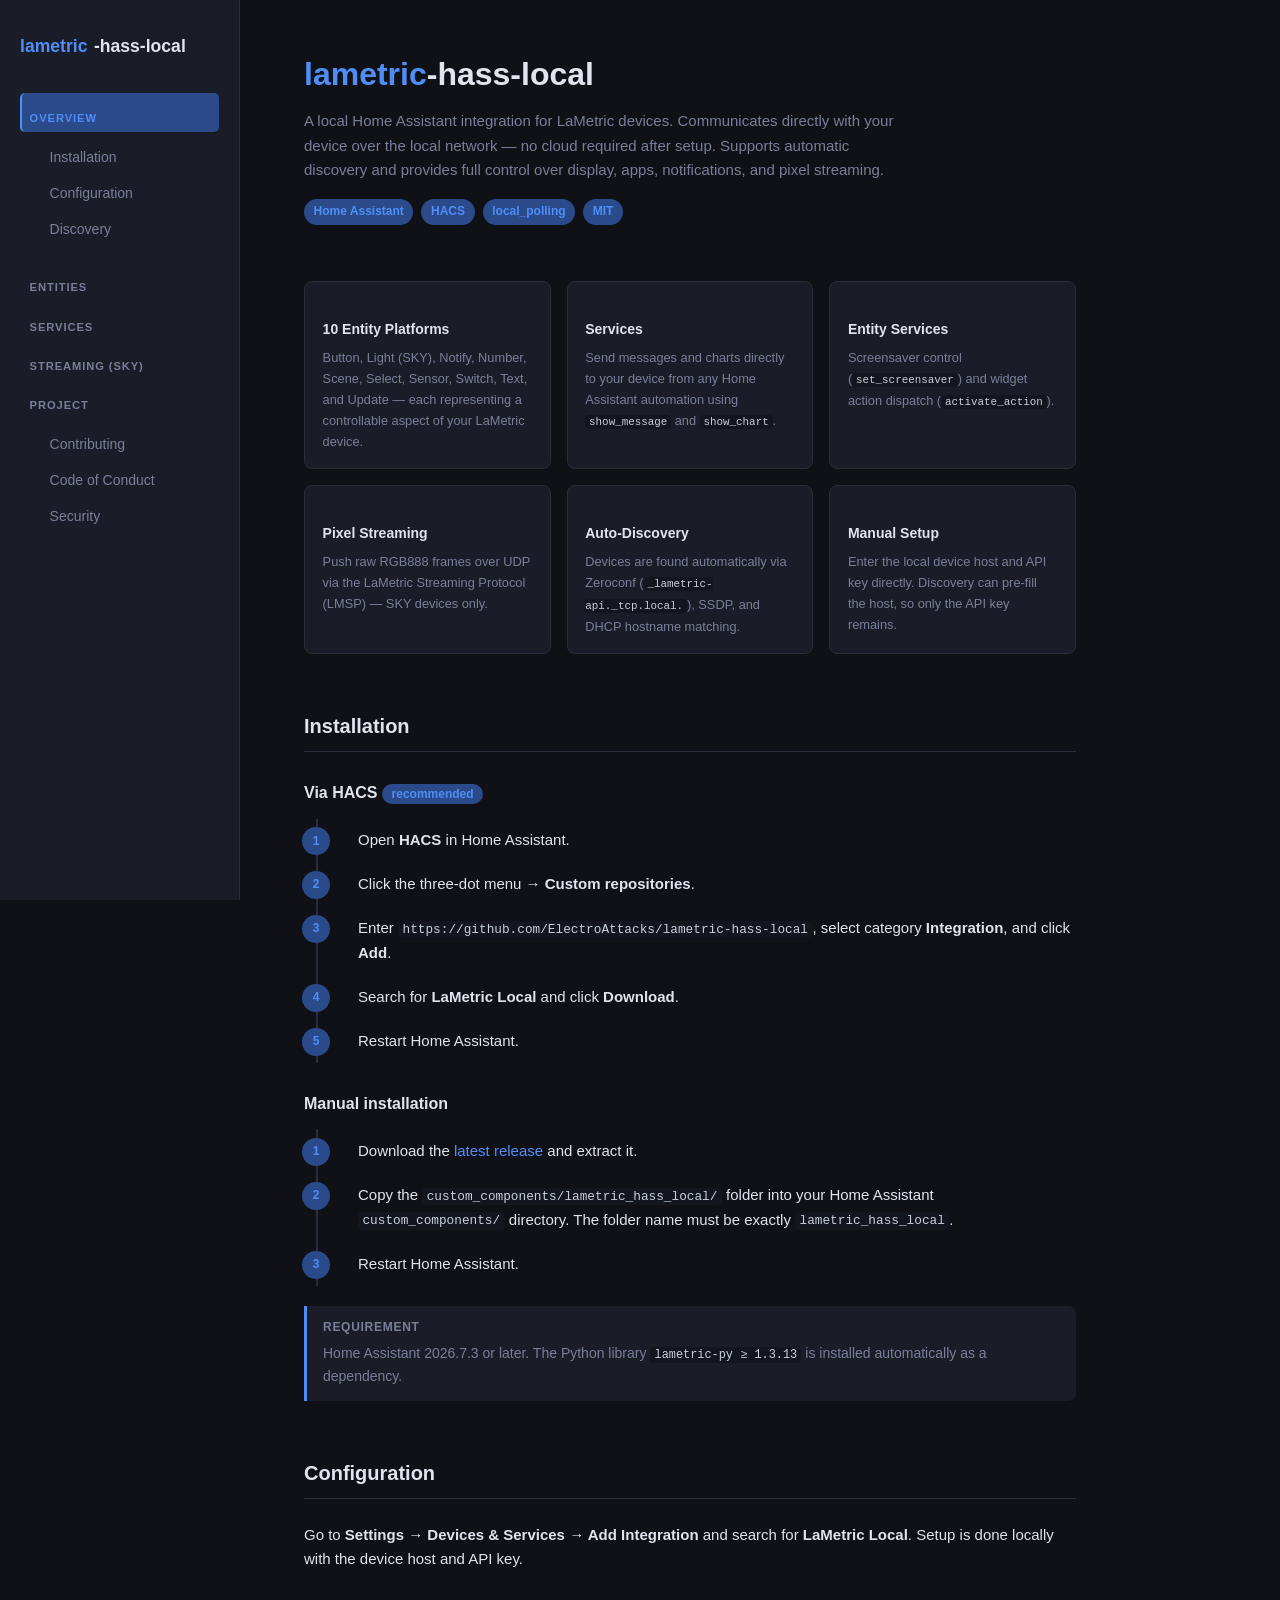
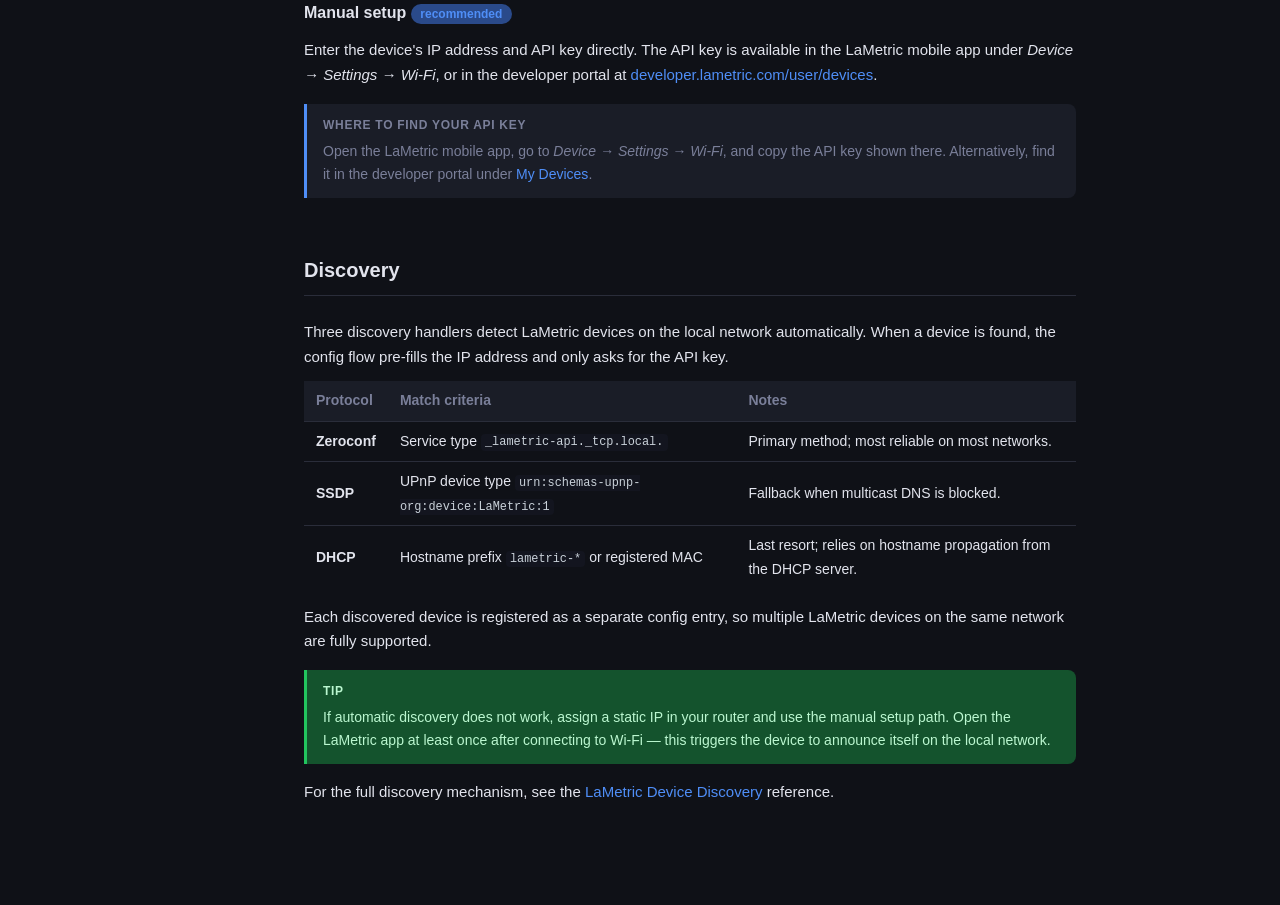
<file: docs/index.html>
<!DOCTYPE html>
<html lang="en">

<head>
    <meta charset="UTF-8" />
    <meta name="viewport" content="width=device-width, initial-scale=1.0" />
    <title>lametric-hass-local — Overview</title>
    <link rel="stylesheet" href="style.css" />
</head>

<body>
    <div class="layout">

        <!-- ── Sidebar ── -->
        <nav>
            <a class="logo" href="index.html"><span>lametric</span>-hass-local</a>

            <div class="section-label section-label-link section-label-active"><a href="index.html">Overview</a></div>
            <ul>
                <li><a href="index.html#installation">Installation</a></li>
                <li><a href="index.html#configuration">Configuration</a></li>
                <li><a href="index.html#discovery">Discovery</a></li>
            </ul>

            <div class="section-label section-label-link"><a href="entities.html">Entities</a></div>

            <div class="section-label section-label-link"><a href="services.html">Services</a></div>

            <div class="section-label section-label-link"><a href="streaming.html">Streaming (SKY)</a></div>

            <div class="section-label">Project</div>
            <ul>
                <li><a href="contribute.html">Contributing</a></li>
                <li><a href="code-of-conduct.html">Code of Conduct</a></li>
                <li><a href="security.html">Security</a></li>
            </ul>
        </nav>

        <!-- ── Content ── -->
        <main>

            <!-- Hero -->
            <div class="hero" id="overview">
                <h1><span>lametric</span>-hass-local</h1>
                <p>A local Home Assistant integration for LaMetric devices. Communicates directly with your device
                    over the local network — no cloud required after setup. Supports automatic discovery and
                    provides full control over display, apps, notifications, and pixel streaming.</p>
                <div class="badges">
                    <span class="badge">Home Assistant</span>
                    <span class="badge">HACS</span>
                    <span class="badge">local_polling</span>
                    <span class="badge">MIT</span>
                </div>
            </div>

            <!-- Feature overview -->
            <section>
                <div class="card-grid">
                    <div class="card">
                        <h4>10 Entity Platforms</h4>
                        <p>Button, Light (SKY), Notify, Number, Scene, Select, Sensor, Switch, Text, and Update —
                            each representing a controllable aspect of your LaMetric device.</p>
                    </div>
                    <div class="card">
                        <h4>Services</h4>
                        <p>Send messages and charts directly to your device from any Home Assistant automation
                            using <code>show_message</code> and <code>show_chart</code>.</p>
                    </div>
                    <div class="card">
                        <h4>Entity Services</h4>
                        <p>Screensaver control (<code>set_screensaver</code>) and widget action dispatch
                            (<code>activate_action</code>).</p>
                    </div>
                    <div class="card">
                        <h4>Pixel Streaming</h4>
                        <p>Push raw RGB888 frames over UDP via the LaMetric Streaming Protocol (LMSP) — SKY devices
                            only.</p>
                    </div>
                    <div class="card">
                        <h4>Auto-Discovery</h4>
                        <p>Devices are found automatically via Zeroconf (<code>_lametric-api._tcp.local.</code>),
                            SSDP, and DHCP hostname matching.</p>
                    </div>
                    <div class="card">
                        <h4>Manual Setup</h4>
                        <p>Enter the local device host and API key directly. Discovery can pre-fill the host,
                            so only the API key remains.</p>
                    </div>
                </div>
            </section>

            <!-- Installation -->
            <section id="installation">
                <h2>Installation</h2>

                <h3>Via HACS <span class="badge">recommended</span></h3>
                <ol class="steps">
                    <li>Open <strong>HACS</strong> in Home Assistant.</li>
                    <li>Click the three-dot menu &#8594; <strong>Custom repositories</strong>.</li>
                    <li>Enter <code>https://github.com/ElectroAttacks/lametric-hass-local</code>, select category
                        <strong>Integration</strong>, and click <strong>Add</strong>.
                    </li>
                    <li>Search for <strong>LaMetric Local</strong> and click <strong>Download</strong>.</li>
                    <li>Restart Home Assistant.</li>
                </ol>

                <h3>Manual installation</h3>
                <ol class="steps">
                    <li>Download the
                        <a href="https://github.com/ElectroAttacks/lametric-hass-local/releases/latest" target="_blank"
                            rel="noopener">latest release</a>
                        and extract it.
                    </li>
                    <li>Copy the <code>custom_components/lametric_hass_local/</code> folder into your Home Assistant
                        <code>custom_components/</code> directory. The folder name must be exactly
                        <code>lametric_hass_local</code>.
                    </li>
                    <li>Restart Home Assistant.</li>
                </ol>

                <div class="note">
                    <strong>Requirement</strong>
                    Home Assistant 2026.7.3 or later. The Python library <code>lametric-py &ge; 1.3.13</code> is
                    installed automatically as a dependency.
                </div>
            </section>

            <!-- Configuration -->
            <section id="configuration">
                <h2>Configuration</h2>
                <p>Go to <strong>Settings &#8594; Devices &amp; Services &#8594; Add Integration</strong> and search for
                    <strong>LaMetric Local</strong>. Setup is done locally with the device host and API key.
                </p>

                <h3>Manual setup <span class="badge">recommended</span></h3>
                <p>Enter the device's IP address and API key directly. The API key is available in the LaMetric
                    mobile app under <em>Device &#8594; Settings &#8594; Wi-Fi</em>, or in the developer portal at
                    <a href="https://developer.lametric.com/user/devices" target="_blank"
                        rel="noopener">developer.lametric.com/user/devices</a>.
                </p>

                <div class="note">
                    <strong>Where to find your API key</strong>
                    Open the LaMetric mobile app, go to <em>Device &#8594; Settings &#8594; Wi-Fi</em>, and copy
                    the API key shown there. Alternatively, find it in the developer portal under
                    <a href="https://developer.lametric.com/user/devices" target="_blank" rel="noopener">My Devices</a>.
                </div>
            </section>

            <!-- Discovery -->
            <section id="discovery">
                <h2>Discovery</h2>
                <p>Three discovery handlers detect LaMetric devices on the local network automatically. When a device
                    is found, the config flow pre-fills the IP address and only asks for the API key.</p>

                <table>
                    <thead>
                        <tr>
                            <th>Protocol</th>
                            <th>Match criteria</th>
                            <th>Notes</th>
                        </tr>
                    </thead>
                    <tbody>
                        <tr>
                            <td><strong>Zeroconf</strong></td>
                            <td>Service type <code>_lametric-api._tcp.local.</code></td>
                            <td>Primary method; most reliable on most networks.</td>
                        </tr>
                        <tr>
                            <td><strong>SSDP</strong></td>
                            <td>UPnP device type <code>urn:schemas-upnp-org:device:LaMetric:1</code></td>
                            <td>Fallback when multicast DNS is blocked.</td>
                        </tr>
                        <tr>
                            <td><strong>DHCP</strong></td>
                            <td>Hostname prefix <code>lametric-*</code> or registered MAC</td>
                            <td>Last resort; relies on hostname propagation from the DHCP server.</td>
                        </tr>
                    </tbody>
                </table>

                <p>Each discovered device is registered as a separate config entry, so multiple LaMetric devices on
                    the same network are fully supported.</p>

                <div class="tip">
                    <strong>Tip</strong>
                    If automatic discovery does not work, assign a static IP in your router and use the manual setup
                    path. Open the LaMetric app at least once after connecting to Wi-Fi &#8212; this triggers the device
                    to announce itself on the local network.
                </div>

                <p>For the full discovery mechanism, see the
                    <a href="https://lametric-documentation.readthedocs.io/en/latest/reference-docs/device-discovery.html"
                        target="_blank" rel="noopener">LaMetric Device Discovery</a> reference.
                </p>
            </section>

        </main>
    </div>
</body>

</html>
</file>
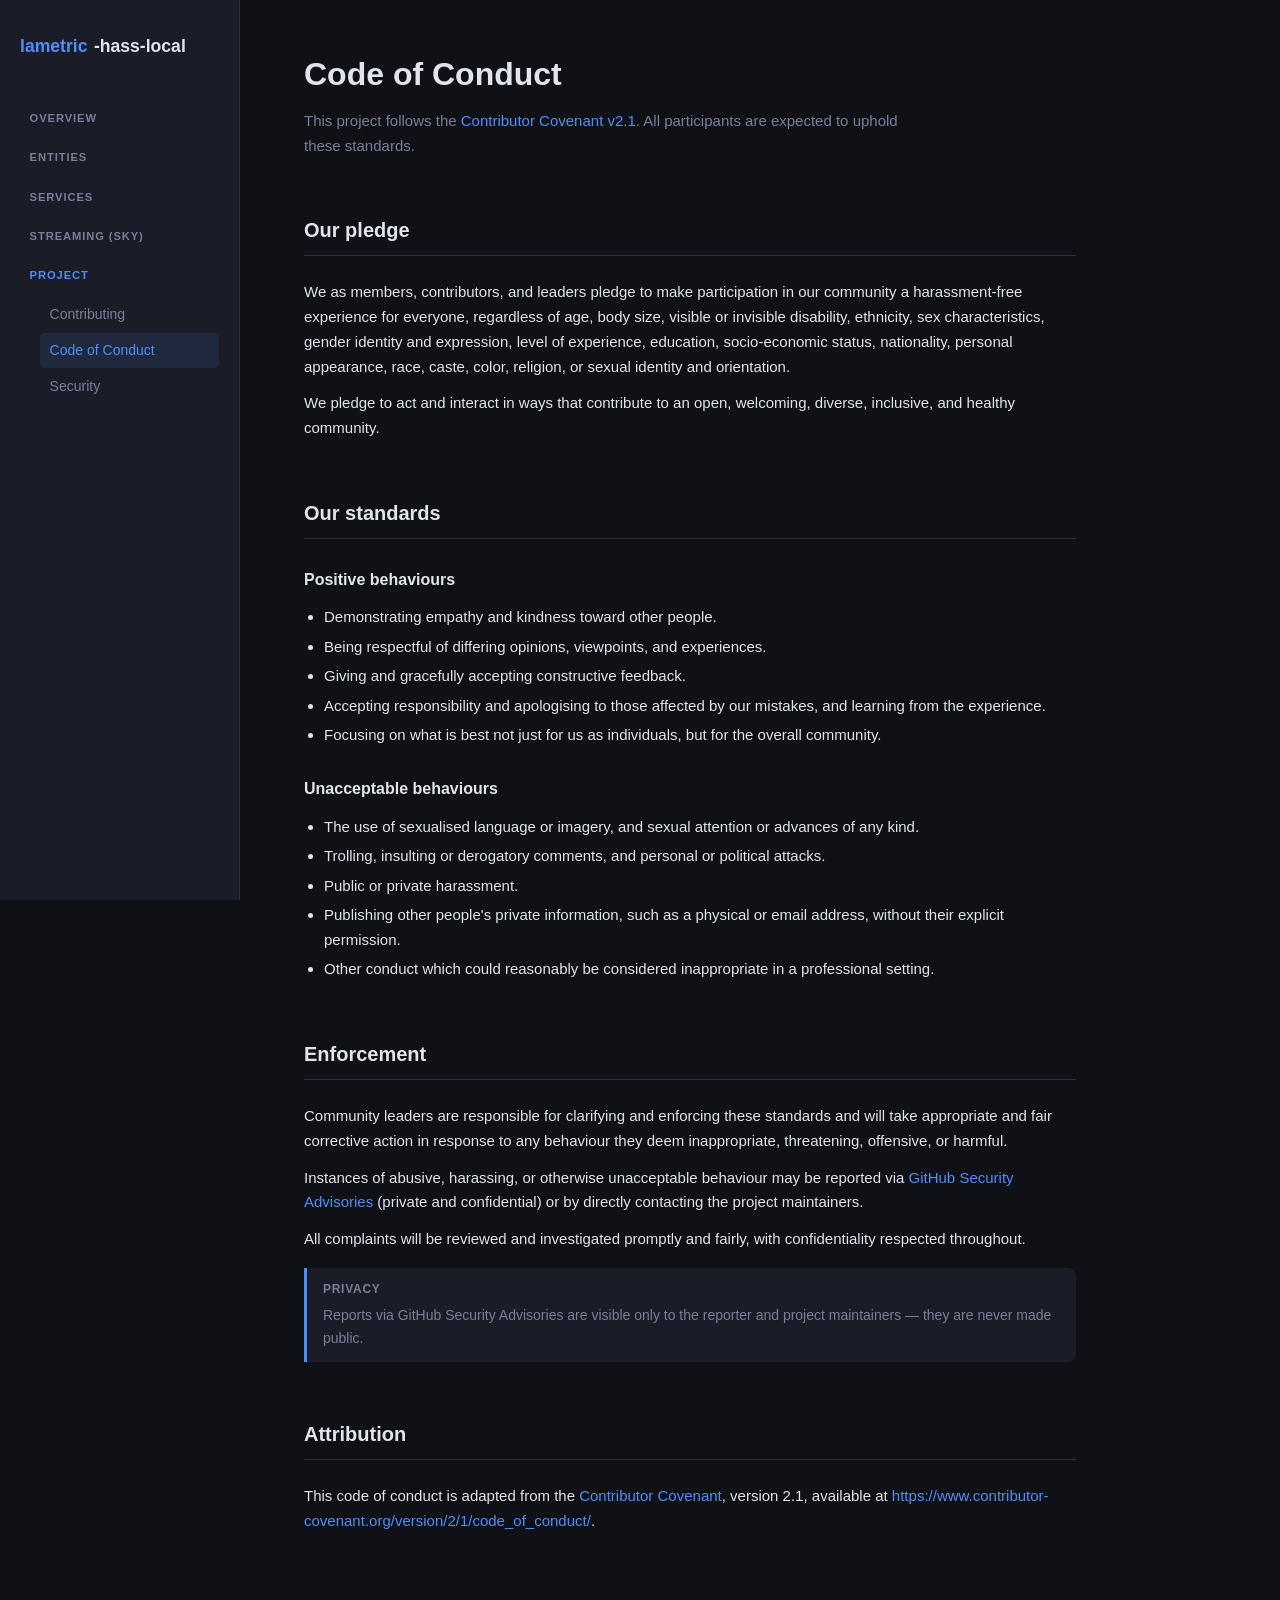
<file: docs/code-of-conduct.html>
<!DOCTYPE html>
<html lang="en">

<head>
    <meta charset="UTF-8" />
    <meta name="viewport" content="width=device-width, initial-scale=1.0" />
    <title>lametric-hass-local — Code of Conduct</title>
    <link rel="stylesheet" href="style.css" />
</head>

<body>
    <div class="layout">

        <nav>
            <a class="logo" href="index.html"><span>lametric</span>-hass-local</a>

            <div class="section-label section-label-link"><a href="index.html">Overview</a></div>

            <div class="section-label section-label-link"><a href="entities.html">Entities</a></div>

            <div class="section-label section-label-link"><a href="services.html">Services</a></div>

            <div class="section-label section-label-link"><a href="streaming.html">Streaming (SKY)</a></div>

            <div class="section-label section-label-active">Project</div>
            <ul>
                <li><a href="contribute.html">Contributing</a></li>
                <li><a href="code-of-conduct.html" class="active">Code of Conduct</a></li>
                <li><a href="security.html">Security</a></li>
            </ul>
        </nav>

        <main>

            <div class="hero" id="code-of-conduct">
                <h1>Code of Conduct</h1>
                <p>This project follows the
                    <a href="https://www.contributor-covenant.org/version/2/1/code_of_conduct/"
                        target="_blank" rel="noopener">Contributor Covenant v2.1</a>.
                    All participants are expected to uphold these standards.</p>
            </div>

            <section id="pledge">
                <h2>Our pledge</h2>
                <p>We as members, contributors, and leaders pledge to make participation in our community a
                    harassment-free experience for everyone, regardless of age, body size, visible or invisible
                    disability, ethnicity, sex characteristics, gender identity and expression, level of experience,
                    education, socio-economic status, nationality, personal appearance, race, caste, color,
                    religion, or sexual identity and orientation.</p>
                <p>We pledge to act and interact in ways that contribute to an open, welcoming, diverse,
                    inclusive, and healthy community.</p>
            </section>

            <section id="standards">
                <h2>Our standards</h2>
                <h3>Positive behaviours</h3>
                <ul>
                    <li>Demonstrating empathy and kindness toward other people.</li>
                    <li>Being respectful of differing opinions, viewpoints, and experiences.</li>
                    <li>Giving and gracefully accepting constructive feedback.</li>
                    <li>Accepting responsibility and apologising to those affected by our mistakes, and learning
                        from the experience.</li>
                    <li>Focusing on what is best not just for us as individuals, but for the overall community.</li>
                </ul>

                <h3>Unacceptable behaviours</h3>
                <ul>
                    <li>The use of sexualised language or imagery, and sexual attention or advances of any kind.</li>
                    <li>Trolling, insulting or derogatory comments, and personal or political attacks.</li>
                    <li>Public or private harassment.</li>
                    <li>Publishing other people's private information, such as a physical or email address, without
                        their explicit permission.</li>
                    <li>Other conduct which could reasonably be considered inappropriate in a professional
                        setting.</li>
                </ul>
            </section>

            <section id="enforcement">
                <h2>Enforcement</h2>
                <p>Community leaders are responsible for clarifying and enforcing these standards and will take
                    appropriate and fair corrective action in response to any behaviour they deem inappropriate,
                    threatening, offensive, or harmful.</p>
                <p>Instances of abusive, harassing, or otherwise unacceptable behaviour may be reported via
                    <a href="https://github.com/ElectroAttacks/lametric-hass-local/security/advisories/new"
                        target="_blank" rel="noopener">GitHub Security Advisories</a>
                    (private and confidential) or by directly contacting the project maintainers.</p>
                <p>All complaints will be reviewed and investigated promptly and fairly,
                    with confidentiality respected throughout.</p>
                <div class="note">
                    <strong>Privacy</strong>
                    Reports via GitHub Security Advisories are visible only to the reporter and project maintainers —
                    they are never made public.
                </div>
            </section>

            <section id="attribution">
                <h2>Attribution</h2>
                <p>This code of conduct is adapted from the
                    <a href="https://www.contributor-covenant.org" target="_blank"
                        rel="noopener">Contributor Covenant</a>,
                    version 2.1, available at
                    <a href="https://www.contributor-covenant.org/version/2/1/code_of_conduct/"
                        target="_blank" rel="noopener">https://www.contributor-covenant.org/version/2/1/code_of_conduct/</a>.
                </p>
            </section>

        </main>
    </div>
    <script src="nav.js"></script>
</body>

</html>
</file>
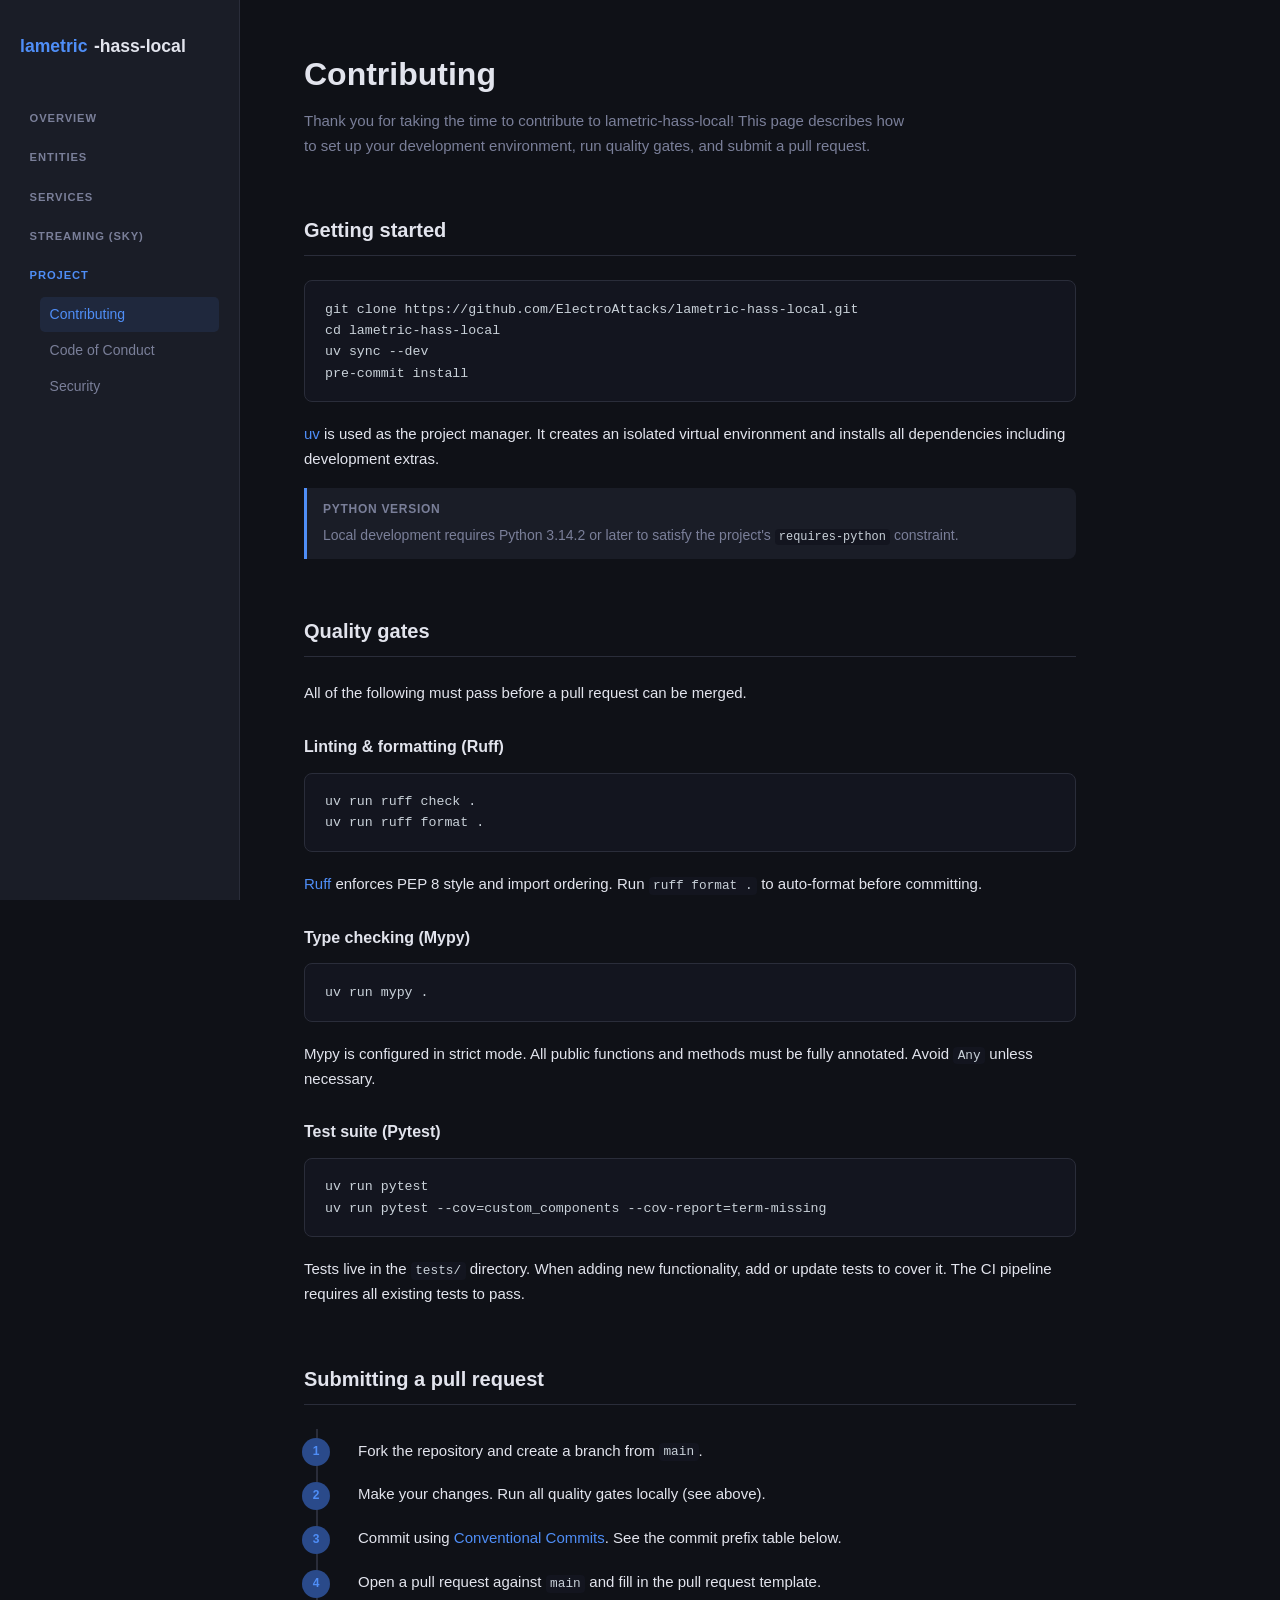
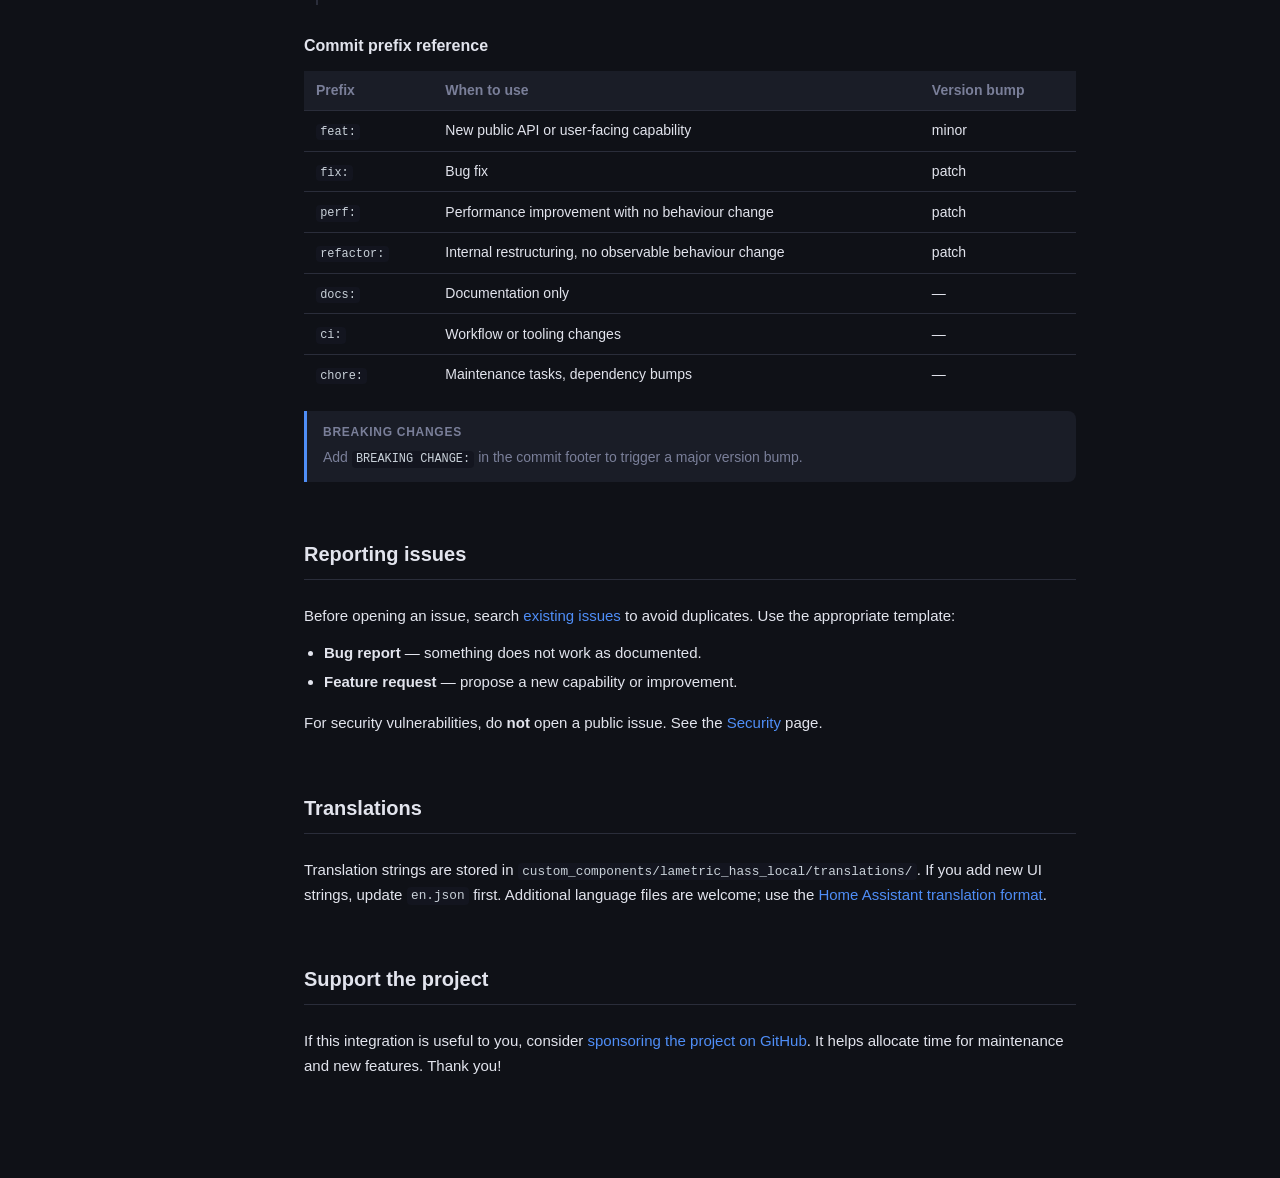
<file: docs/contribute.html>
<!DOCTYPE html>
<html lang="en">

<head>
    <meta charset="UTF-8" />
    <meta name="viewport" content="width=device-width, initial-scale=1.0" />
    <title>lametric-hass-local — Contributing</title>
    <link rel="stylesheet" href="style.css" />
</head>

<body>
    <div class="layout">

        <nav>
            <a class="logo" href="index.html"><span>lametric</span>-hass-local</a>

            <div class="section-label section-label-link"><a href="index.html">Overview</a></div>

            <div class="section-label section-label-link"><a href="entities.html">Entities</a></div>

            <div class="section-label section-label-link"><a href="services.html">Services</a></div>

            <div class="section-label section-label-link"><a href="streaming.html">Streaming (SKY)</a></div>

            <div class="section-label section-label-active">Project</div>
            <ul>
                <li><a href="contribute.html" class="active">Contributing</a></li>
                <li><a href="code-of-conduct.html">Code of Conduct</a></li>
                <li><a href="security.html">Security</a></li>
            </ul>
        </nav>

        <main>

            <div class="hero" id="contributing">
                <h1>Contributing</h1>
                <p>Thank you for taking the time to contribute to lametric-hass-local! This page describes how to
                    set up your development environment, run quality gates, and submit a pull request.</p>
            </div>

            <section id="getting-started">
                <h2>Getting started</h2>
                <pre><code>git clone https://github.com/ElectroAttacks/lametric-hass-local.git
cd lametric-hass-local
uv sync --dev
pre-commit install</code></pre>
                <p><a href="https://docs.astral.sh/uv/" target="_blank" rel="noopener">uv</a> is used as the project
                    manager. It creates an isolated virtual environment and installs all dependencies including
                    development extras.</p>
                <div class="note">
                    <strong>Python version</strong>
                    Local development requires Python 3.14.2 or later to satisfy the project's
                    <code>requires-python</code> constraint.
                </div>
            </section>

            <section id="quality-gates">
                <h2>Quality gates</h2>
                <p>All of the following must pass before a pull request can be merged.</p>

                <h3>Linting &amp; formatting (Ruff)</h3>
                <pre><code>uv run ruff check .
uv run ruff format .</code></pre>
                <p><a href="https://docs.astral.sh/ruff/" target="_blank" rel="noopener">Ruff</a> enforces PEP 8
                    style and import ordering. Run <code>ruff format .</code> to auto-format before committing.</p>

                <h3>Type checking (Mypy)</h3>
                <pre><code>uv run mypy .</code></pre>
                <p>Mypy is configured in strict mode. All public functions and methods must be fully annotated.
                    Avoid <code>Any</code> unless necessary.</p>

                <h3>Test suite (Pytest)</h3>
                <pre><code>uv run pytest
uv run pytest --cov=custom_components --cov-report=term-missing</code></pre>
                <p>Tests live in the <code>tests/</code> directory. When adding new functionality, add or update
                    tests to cover it. The CI pipeline requires all existing tests to pass.</p>
            </section>

            <section id="pull-requests">
                <h2>Submitting a pull request</h2>
                <ol class="steps">
                    <li>Fork the repository and create a branch from <code>main</code>.</li>
                    <li>Make your changes. Run all quality gates locally (see above).</li>
                    <li>Commit using <a href="https://www.conventionalcommits.org/" target="_blank"
                            rel="noopener">Conventional Commits</a>. See the commit prefix table below.</li>
                    <li>Open a pull request against <code>main</code> and fill in the pull request template.</li>
                </ol>

                <h3>Commit prefix reference</h3>
                <table>
                    <thead>
                        <tr>
                            <th>Prefix</th>
                            <th>When to use</th>
                            <th>Version bump</th>
                        </tr>
                    </thead>
                    <tbody>
                        <tr>
                            <td><code>feat:</code></td>
                            <td>New public API or user-facing capability</td>
                            <td>minor</td>
                        </tr>
                        <tr>
                            <td><code>fix:</code></td>
                            <td>Bug fix</td>
                            <td>patch</td>
                        </tr>
                        <tr>
                            <td><code>perf:</code></td>
                            <td>Performance improvement with no behaviour change</td>
                            <td>patch</td>
                        </tr>
                        <tr>
                            <td><code>refactor:</code></td>
                            <td>Internal restructuring, no observable behaviour change</td>
                            <td>patch</td>
                        </tr>
                        <tr>
                            <td><code>docs:</code></td>
                            <td>Documentation only</td>
                            <td>&#8212;</td>
                        </tr>
                        <tr>
                            <td><code>ci:</code></td>
                            <td>Workflow or tooling changes</td>
                            <td>&#8212;</td>
                        </tr>
                        <tr>
                            <td><code>chore:</code></td>
                            <td>Maintenance tasks, dependency bumps</td>
                            <td>&#8212;</td>
                        </tr>
                    </tbody>
                </table>
                <div class="note">
                    <strong>Breaking changes</strong>
                    Add <code>BREAKING CHANGE:</code> in the commit footer to trigger a major version bump.
                </div>
            </section>

            <section id="reporting">
                <h2>Reporting issues</h2>
                <p>Before opening an issue, search
                    <a href="https://github.com/ElectroAttacks/lametric-hass-local/issues" target="_blank"
                        rel="noopener">existing issues</a> to avoid duplicates. Use the appropriate template:</p>
                <ul>
                    <li><strong>Bug report</strong> &#8212; something does not work as documented.</li>
                    <li><strong>Feature request</strong> &#8212; propose a new capability or improvement.</li>
                </ul>
                <p>For security vulnerabilities, do <strong>not</strong> open a public issue. See the
                    <a href="security.html">Security</a> page.</p>
            </section>

            <section id="translations">
                <h2>Translations</h2>
                <p>Translation strings are stored in
                    <code>custom_components/lametric_hass_local/translations/</code>.
                    If you add new UI strings, update <code>en.json</code> first. Additional language files are
                    welcome; use the
                    <a href="https://developers.home-assistant.io/docs/internationalization/custom_integration/"
                        target="_blank" rel="noopener">Home Assistant translation format</a>.</p>
            </section>

            <section id="sponsor">
                <h2>Support the project</h2>
                <p>If this integration is useful to you, consider
                    <a href="https://github.com/sponsors/ElectroAttacks" target="_blank"
                        rel="noopener">sponsoring the project on GitHub</a>. It helps allocate time for
                    maintenance and new features. Thank you!</p>
            </section>

        </main>
    </div>
    <script src="nav.js"></script>
</body>

</html>
</file>
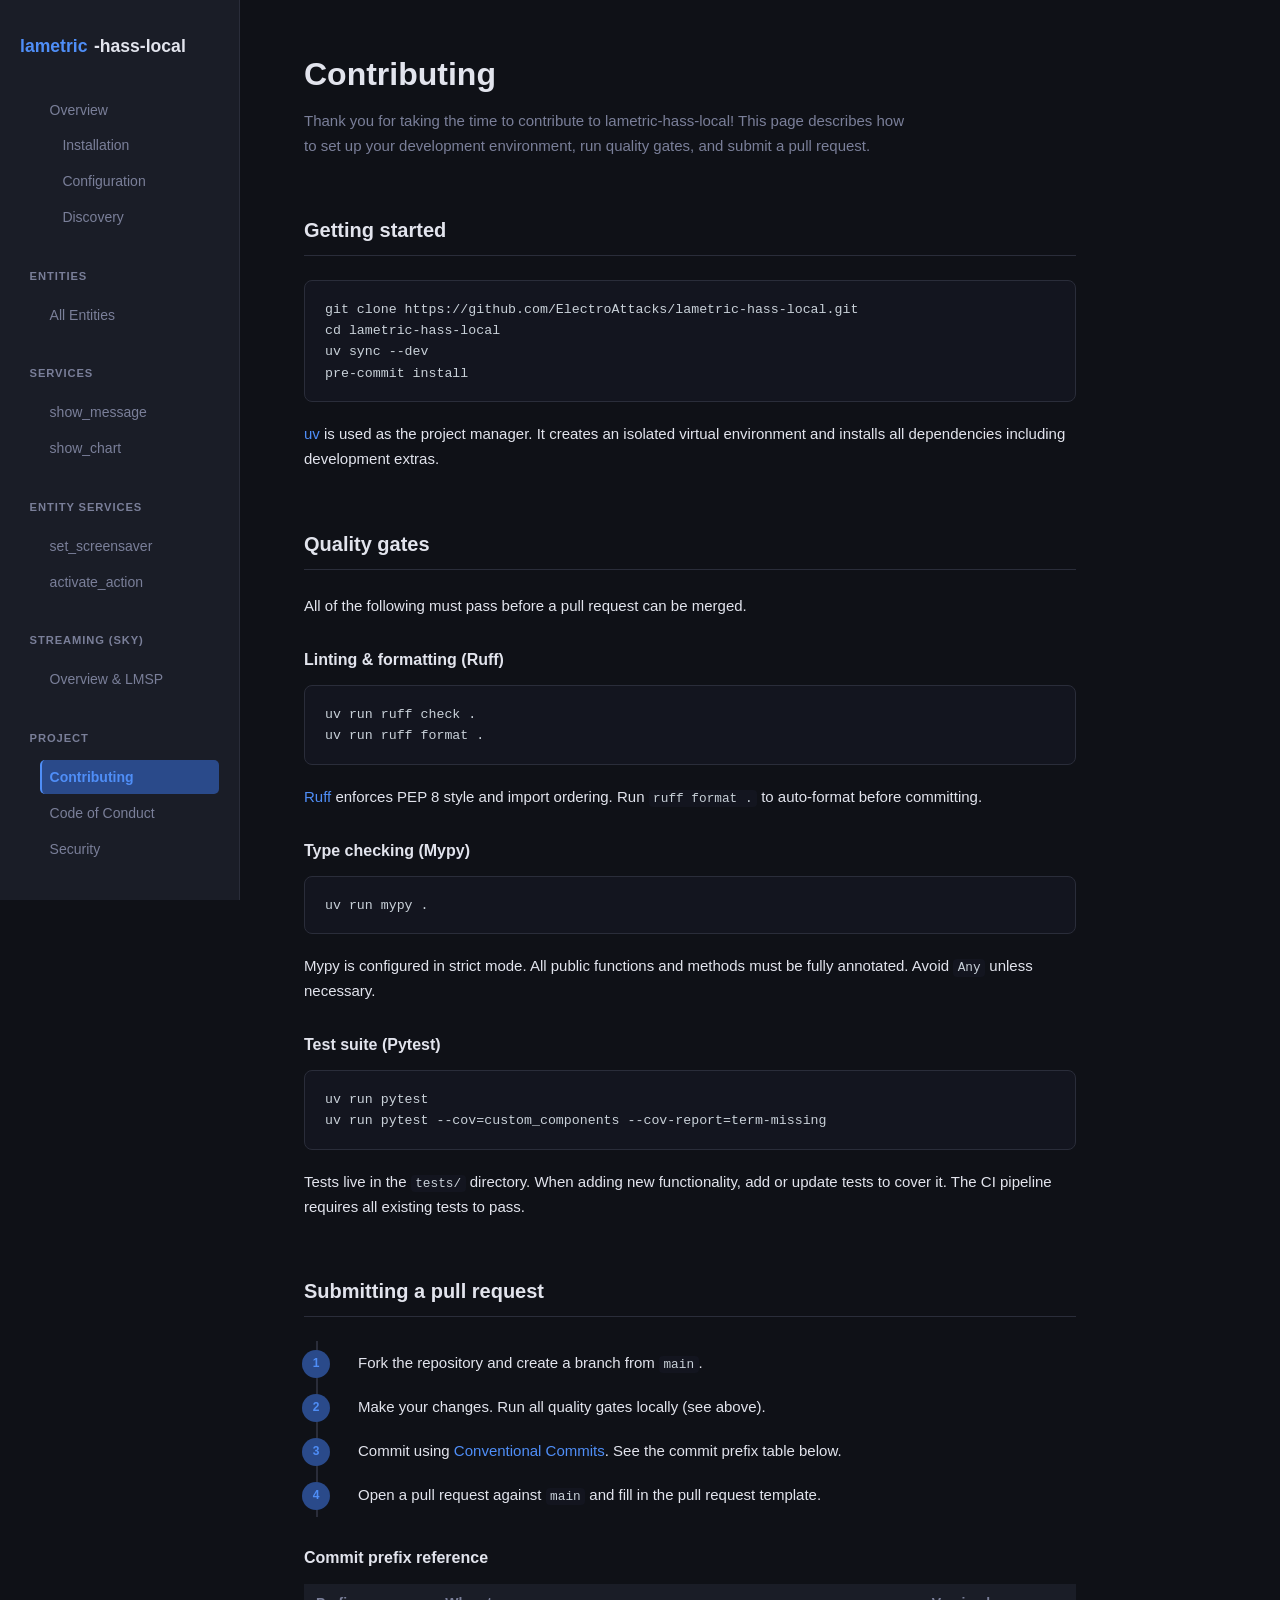
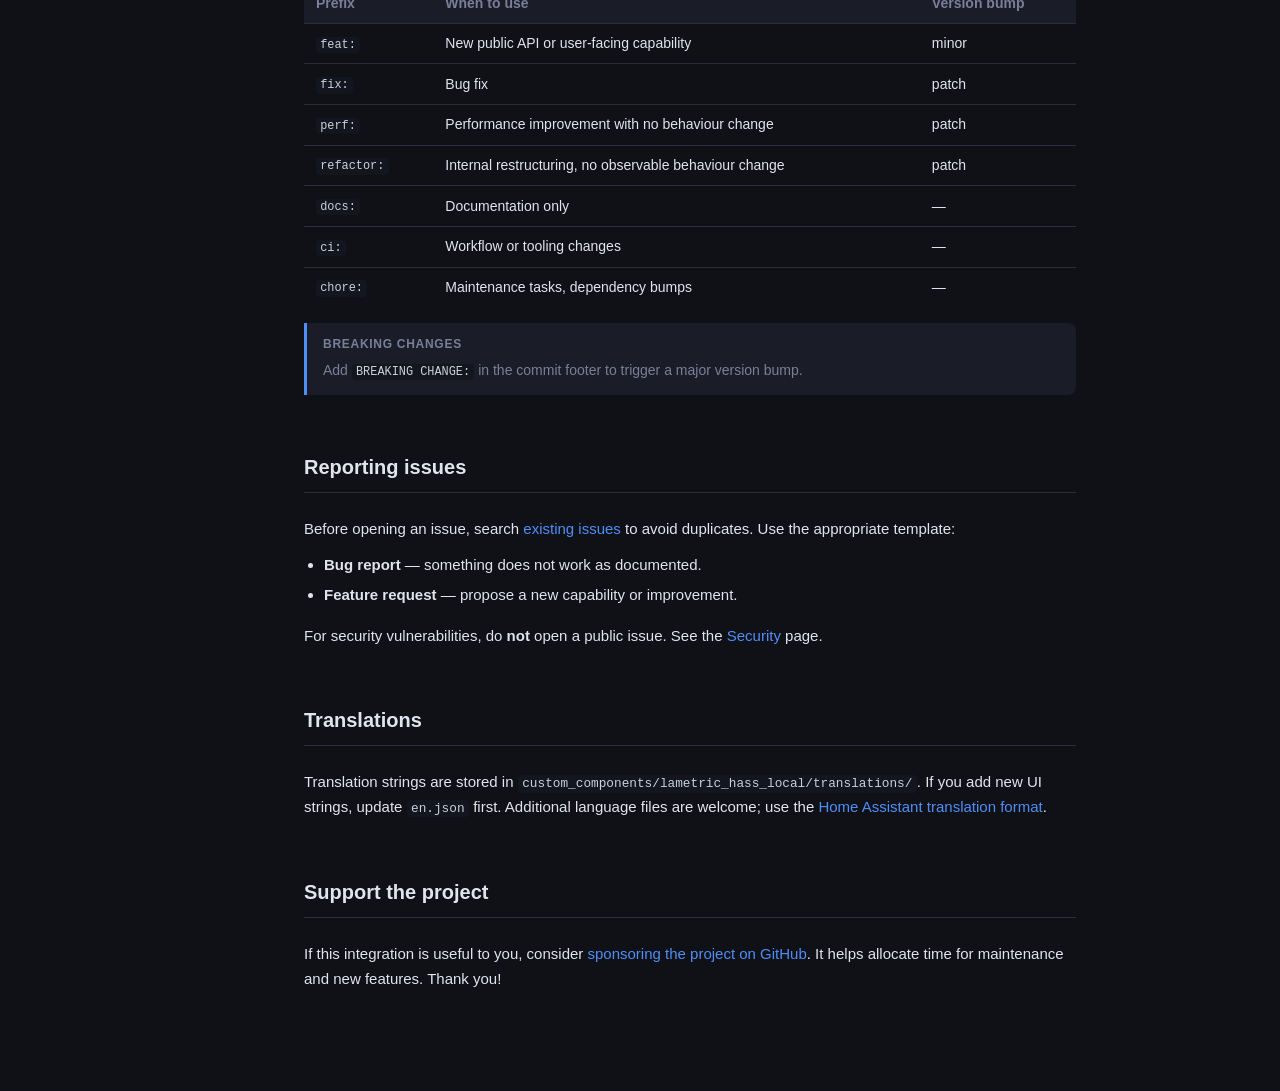
<file: docs/contributing.html>
<!DOCTYPE html>
<html lang="en">

<head>
    <meta charset="UTF-8" />
    <meta name="viewport" content="width=device-width, initial-scale=1.0" />
    <title>lametric-hass-local — Contributing</title>
    <link rel="stylesheet" href="style.css" />
</head>

<body>
    <div class="layout">

        <nav>
            <a class="logo" href="index.html"><span>lametric</span>-hass-local</a>
            <ul>
                <li><a href="index.html">Overview</a></li>
                <li><a href="index.html#installation" style="padding-left:1.4rem">Installation</a></li>
                <li><a href="index.html#configuration" style="padding-left:1.4rem">Configuration</a></li>
                <li><a href="index.html#discovery" style="padding-left:1.4rem">Discovery</a></li>
            </ul>
            <div class="section-label">Entities</div>
            <ul><li><a href="entities.html">All Entities</a></li></ul>
            <div class="section-label">Services</div>
            <ul>
                <li><a href="services.html">show_message</a></li>
                <li><a href="services.html#show-chart">show_chart</a></li>
            </ul>
            <div class="section-label">Entity Services</div>
            <ul>
                <li><a href="entity-services.html">set_screensaver</a></li>
                <li><a href="entity-services.html#activate-action">activate_action</a></li>
            </ul>
            <div class="section-label">Streaming (SKY)</div>
            <ul><li><a href="streaming.html">Overview &amp; LMSP</a></li></ul>
            <div class="section-label">Project</div>
            <ul>
                <li><a href="contributing.html" class="page-active">Contributing</a></li>
                <li><a href="code-of-conduct.html">Code of Conduct</a></li>
                <li><a href="security.html">Security</a></li>
            </ul>
        </nav>

        <main>

            <div class="hero" id="contributing">
                <h1>Contributing</h1>
                <p>Thank you for taking the time to contribute to lametric-hass-local! This page describes how to
                    set up your development environment, run quality gates, and submit a pull request.</p>
            </div>

            <section id="getting-started">
                <h2>Getting started</h2>
                <pre><code>git clone https://github.com/ElectroAttacks/lametric-hass-local.git
cd lametric-hass-local
uv sync --dev
pre-commit install</code></pre>
                <p><a href="https://docs.astral.sh/uv/" target="_blank" rel="noopener">uv</a> is used as the project
                    manager. It creates an isolated virtual environment and installs all dependencies including
                    development extras.</p>
            </section>

            <section id="quality-gates">
                <h2>Quality gates</h2>
                <p>All of the following must pass before a pull request can be merged.</p>

                <h3>Linting &amp; formatting (Ruff)</h3>
                <pre><code>uv run ruff check .
uv run ruff format .</code></pre>
                <p><a href="https://docs.astral.sh/ruff/" target="_blank" rel="noopener">Ruff</a> enforces PEP 8
                    style and import ordering. Run <code>ruff format .</code> to auto-format before committing.</p>

                <h3>Type checking (Mypy)</h3>
                <pre><code>uv run mypy .</code></pre>
                <p>Mypy is configured in strict mode. All public functions and methods must be fully annotated.
                    Avoid <code>Any</code> unless necessary.</p>

                <h3>Test suite (Pytest)</h3>
                <pre><code>uv run pytest
uv run pytest --cov=custom_components --cov-report=term-missing</code></pre>
                <p>Tests live in the <code>tests/</code> directory. When adding new functionality, add or update
                    tests to cover it. The CI pipeline requires all existing tests to pass.</p>
            </section>

            <section id="pull-requests">
                <h2>Submitting a pull request</h2>
                <ol class="steps">
                    <li>Fork the repository and create a branch from <code>main</code>.</li>
                    <li>Make your changes. Run all quality gates locally (see above).</li>
                    <li>Commit using <a href="https://www.conventionalcommits.org/" target="_blank"
                            rel="noopener">Conventional Commits</a>. See the commit prefix table below.</li>
                    <li>Open a pull request against <code>main</code> and fill in the pull request template.</li>
                </ol>

                <h3>Commit prefix reference</h3>
                <table>
                    <thead>
                        <tr>
                            <th>Prefix</th>
                            <th>When to use</th>
                            <th>Version bump</th>
                        </tr>
                    </thead>
                    <tbody>
                        <tr>
                            <td><code>feat:</code></td>
                            <td>New public API or user-facing capability</td>
                            <td>minor</td>
                        </tr>
                        <tr>
                            <td><code>fix:</code></td>
                            <td>Bug fix</td>
                            <td>patch</td>
                        </tr>
                        <tr>
                            <td><code>perf:</code></td>
                            <td>Performance improvement with no behaviour change</td>
                            <td>patch</td>
                        </tr>
                        <tr>
                            <td><code>refactor:</code></td>
                            <td>Internal restructuring, no observable behaviour change</td>
                            <td>patch</td>
                        </tr>
                        <tr>
                            <td><code>docs:</code></td>
                            <td>Documentation only</td>
                            <td>&#8212;</td>
                        </tr>
                        <tr>
                            <td><code>ci:</code></td>
                            <td>Workflow or tooling changes</td>
                            <td>&#8212;</td>
                        </tr>
                        <tr>
                            <td><code>chore:</code></td>
                            <td>Maintenance tasks, dependency bumps</td>
                            <td>&#8212;</td>
                        </tr>
                    </tbody>
                </table>
                <div class="note">
                    <strong>Breaking changes</strong>
                    Add <code>BREAKING CHANGE:</code> in the commit footer to trigger a major version bump.
                </div>
            </section>

            <section id="reporting">
                <h2>Reporting issues</h2>
                <p>Before opening an issue, search
                    <a href="https://github.com/ElectroAttacks/lametric-hass-local/issues" target="_blank"
                        rel="noopener">existing issues</a> to avoid duplicates. Use the appropriate template:</p>
                <ul>
                    <li><strong>Bug report</strong> &#8212; something does not work as documented.</li>
                    <li><strong>Feature request</strong> &#8212; propose a new capability or improvement.</li>
                </ul>
                <p>For security vulnerabilities, do <strong>not</strong> open a public issue. See the
                    <a href="security.html">Security</a> page.</p>
            </section>

            <section id="translations">
                <h2>Translations</h2>
                <p>Translation strings are stored in
                    <code>custom_components/lametric_hass_local/translations/</code>.
                    If you add new UI strings, update <code>en.json</code> first. Additional language files are
                    welcome; use the
                    <a href="https://developers.home-assistant.io/docs/internationalization/custom_integration/"
                        target="_blank" rel="noopener">Home Assistant translation format</a>.</p>
            </section>

            <section id="sponsor">
                <h2>Support the project</h2>
                <p>If this integration is useful to you, consider
                    <a href="https://github.com/sponsors/ElectroAttacks" target="_blank"
                        rel="noopener">sponsoring the project on GitHub</a>. It helps allocate time for
                    maintenance and new features. Thank you!</p>
            </section>

        </main>
    </div>
    <script src="nav.js"></script>
</body>

</html>
</file>
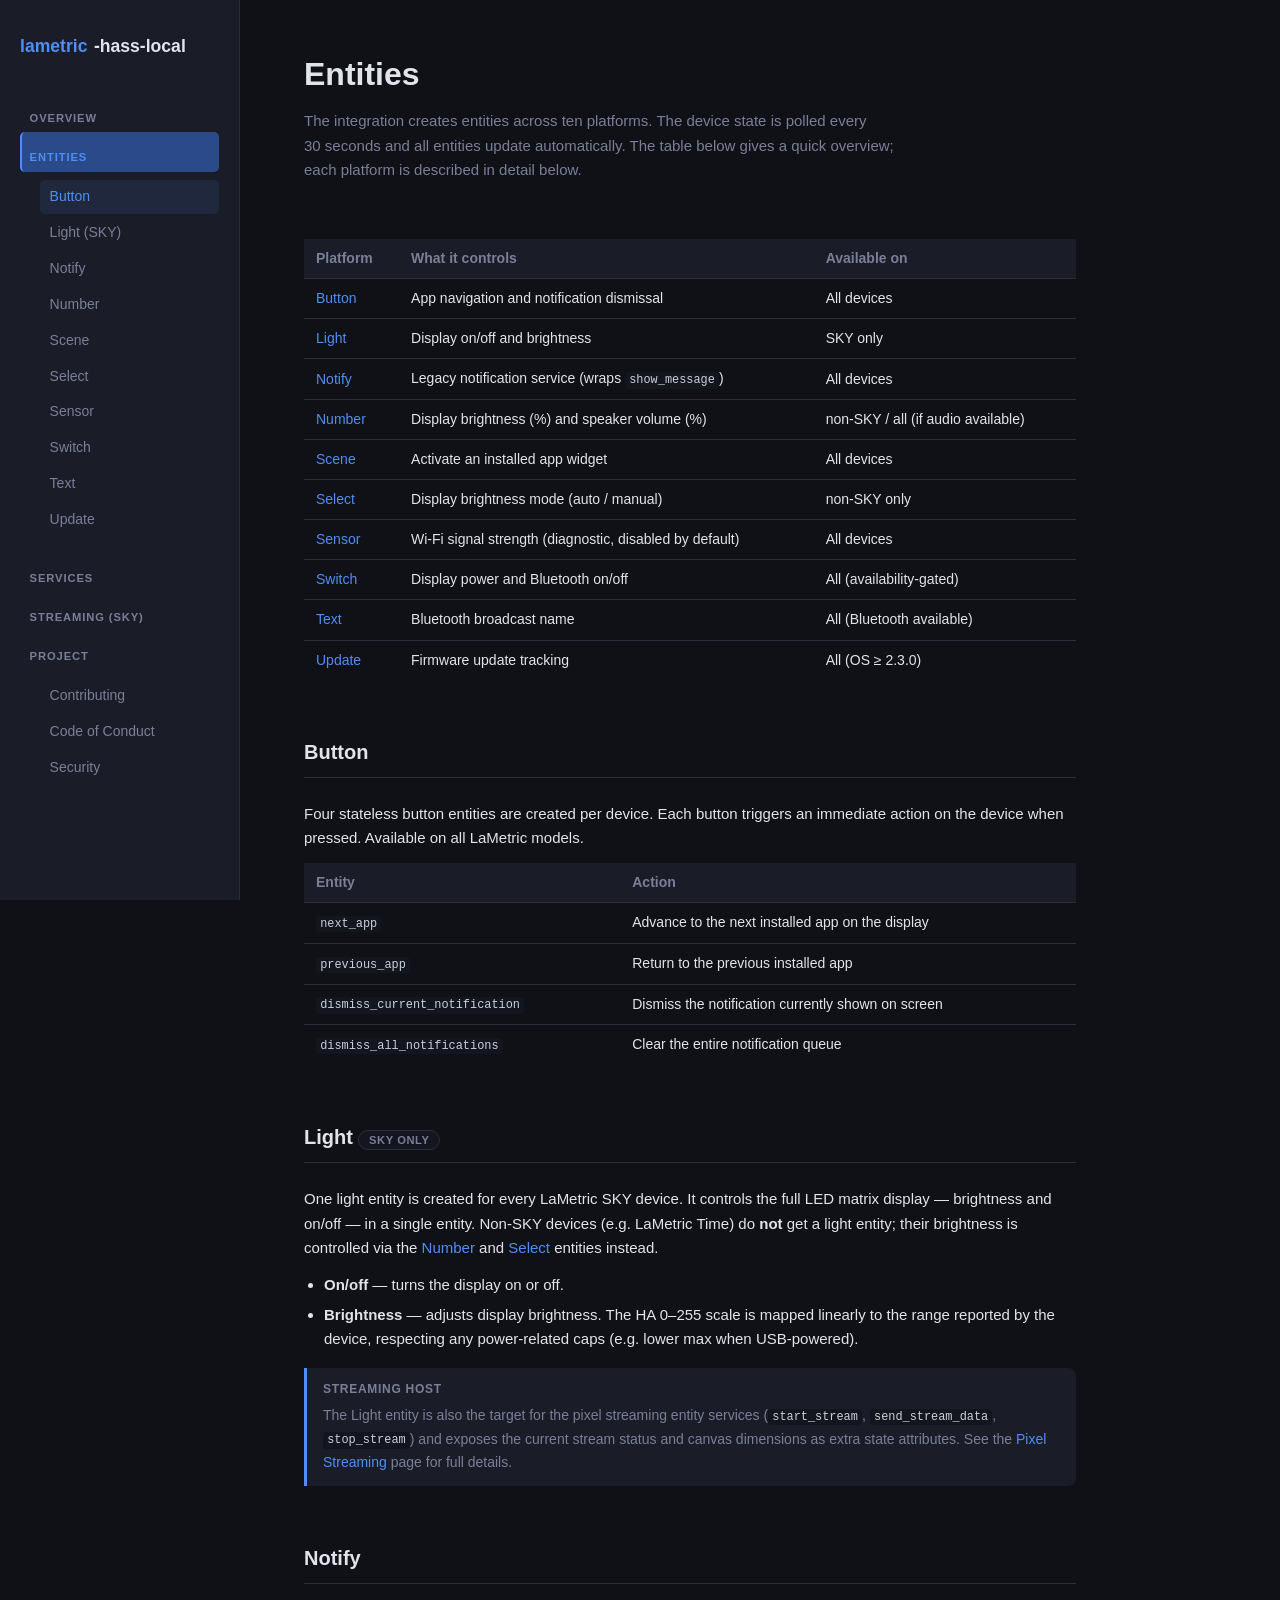
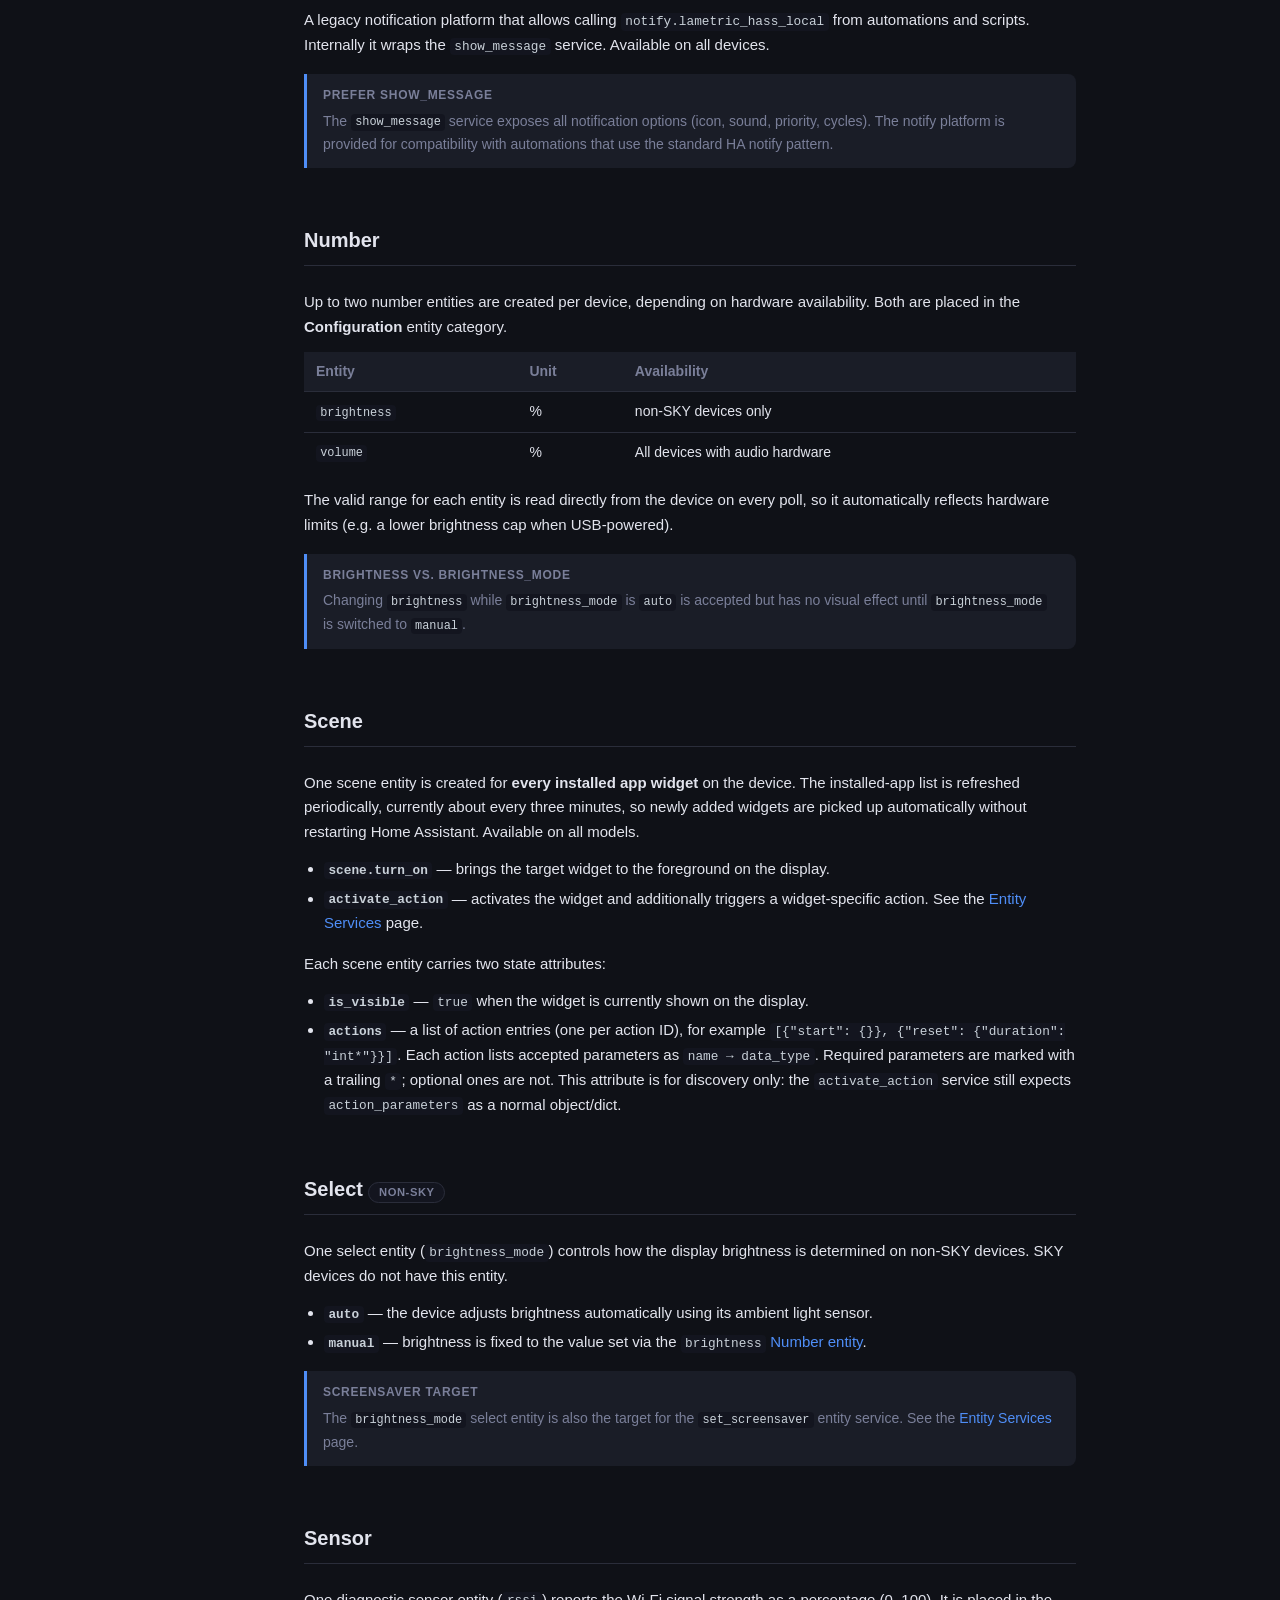
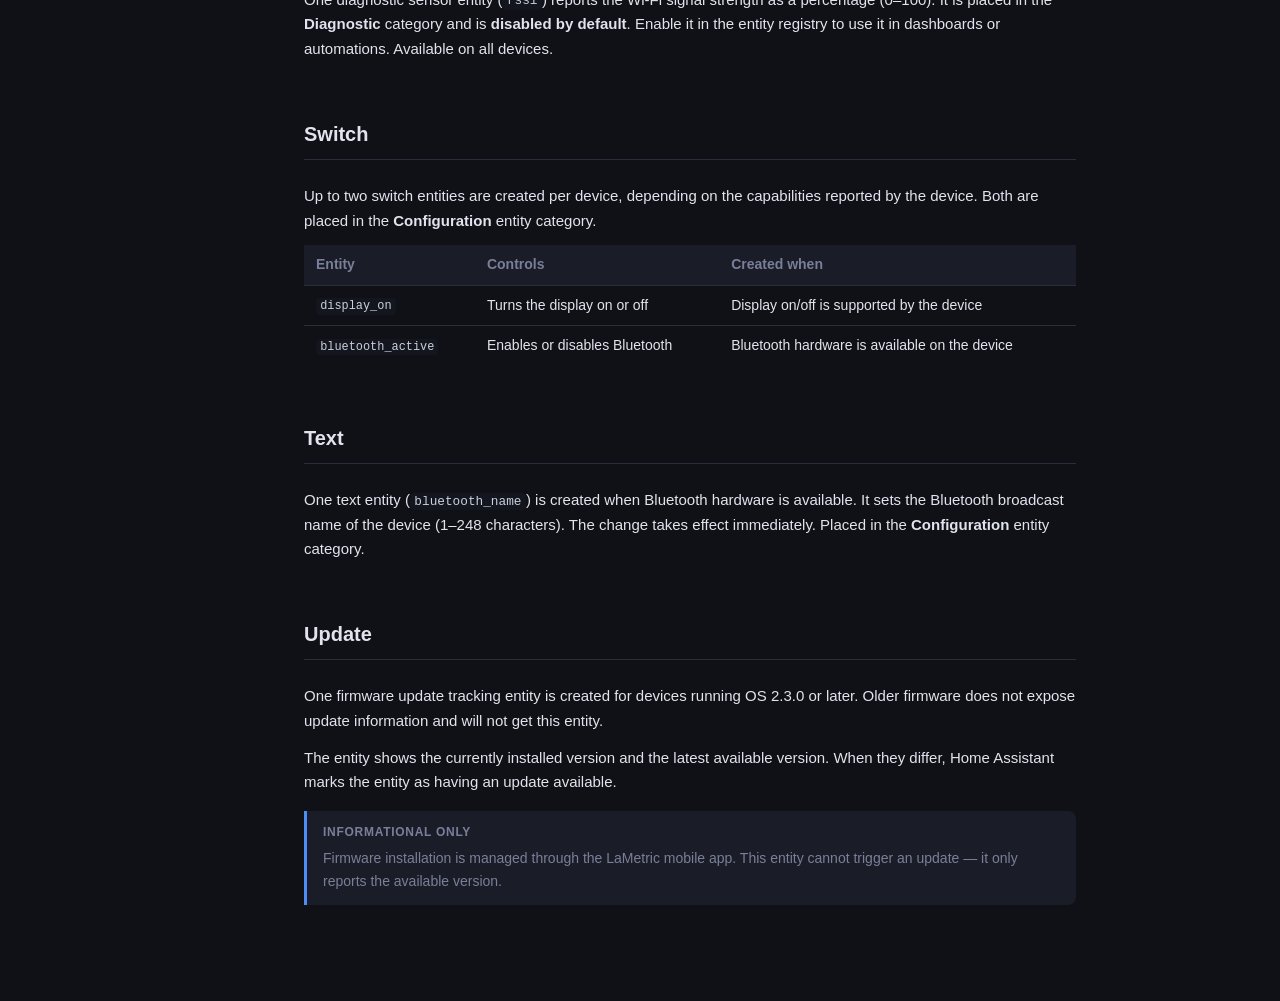
<file: docs/entities.html>
<!DOCTYPE html>
<html lang="en">

<head>
    <meta charset="UTF-8" />
    <meta name="viewport" content="width=device-width, initial-scale=1.0" />
    <title>lametric-hass-local — Entities</title>
    <link rel="stylesheet" href="style.css" />
</head>

<body>
    <div class="layout">

        <!-- ── Sidebar ── -->
        <nav>
            <a class="logo" href="index.html"><span>lametric</span>-hass-local</a>

            <div class="section-label section-label-link"><a href="index.html">Overview</a></div>

            <div class="section-label section-label-link section-label-active"><a href="entities.html">Entities</a>
            </div>
            <ul>
                <li><a href="entities.html#button">Button</a></li>
                <li><a href="entities.html#light">Light (SKY)</a></li>
                <li><a href="entities.html#notify">Notify</a></li>
                <li><a href="entities.html#number">Number</a></li>
                <li><a href="entities.html#scene">Scene</a></li>
                <li><a href="entities.html#select">Select</a></li>
                <li><a href="entities.html#sensor">Sensor</a></li>
                <li><a href="entities.html#switch">Switch</a></li>
                <li><a href="entities.html#text">Text</a></li>
                <li><a href="entities.html#update">Update</a></li>
            </ul>

            <div class="section-label section-label-link"><a href="services.html">Services</a></div>

            <div class="section-label section-label-link"><a href="streaming.html">Streaming (SKY)</a></div>

            <div class="section-label">Project</div>
            <ul>
                <li><a href="contribute.html">Contributing</a></li>
                <li><a href="code-of-conduct.html">Code of Conduct</a></li>
                <li><a href="security.html">Security</a></li>
            </ul>
        </nav>

        <!-- ── Content ── -->
        <main>

            <div class="hero" id="entities">
                <h1>Entities</h1>
                <p>The integration creates entities across ten platforms. The device state is polled every
                    30&nbsp;seconds and all entities update automatically. The table below gives a quick
                    overview; each platform is described in detail below.</p>
            </div>

            <!-- Overview table -->
            <section>
                <table>
                    <thead>
                        <tr>
                            <th>Platform</th>
                            <th>What it controls</th>
                            <th>Available on</th>
                        </tr>
                    </thead>
                    <tbody>
                        <tr>
                            <td><a href="#button">Button</a></td>
                            <td>App navigation and notification dismissal</td>
                            <td>All devices</td>
                        </tr>
                        <tr>
                            <td><a href="#light">Light</a></td>
                            <td>Display on/off and brightness</td>
                            <td>SKY only</td>
                        </tr>
                        <tr>
                            <td><a href="#notify">Notify</a></td>
                            <td>Legacy notification service (wraps <code>show_message</code>)</td>
                            <td>All devices</td>
                        </tr>
                        <tr>
                            <td><a href="#number">Number</a></td>
                            <td>Display brightness (%) and speaker volume (%)</td>
                            <td>non-SKY / all (if audio available)</td>
                        </tr>
                        <tr>
                            <td><a href="#scene">Scene</a></td>
                            <td>Activate an installed app widget</td>
                            <td>All devices</td>
                        </tr>
                        <tr>
                            <td><a href="#select">Select</a></td>
                            <td>Display brightness mode (auto / manual)</td>
                            <td>non-SKY only</td>
                        </tr>
                        <tr>
                            <td><a href="#sensor">Sensor</a></td>
                            <td>Wi-Fi signal strength (diagnostic, disabled by default)</td>
                            <td>All devices</td>
                        </tr>
                        <tr>
                            <td><a href="#switch">Switch</a></td>
                            <td>Display power and Bluetooth on/off</td>
                            <td>All (availability-gated)</td>
                        </tr>
                        <tr>
                            <td><a href="#text">Text</a></td>
                            <td>Bluetooth broadcast name</td>
                            <td>All (Bluetooth available)</td>
                        </tr>
                        <tr>
                            <td><a href="#update">Update</a></td>
                            <td>Firmware update tracking</td>
                            <td>All (OS &ge; 2.3.0)</td>
                        </tr>
                    </tbody>
                </table>
            </section>

            <!-- ── Button ── -->
            <section id="button">
                <h2>Button</h2>

                <p>Four stateless button entities are created per device. Each button triggers an immediate action
                    on the device when pressed. Available on all LaMetric models.</p>

                <table>
                    <thead>
                        <tr>
                            <th>Entity</th>
                            <th>Action</th>
                        </tr>
                    </thead>
                    <tbody>
                        <tr>
                            <td><code>next_app</code></td>
                            <td>Advance to the next installed app on the display</td>
                        </tr>
                        <tr>
                            <td><code>previous_app</code></td>
                            <td>Return to the previous installed app</td>
                        </tr>
                        <tr>
                            <td><code>dismiss_current_notification</code></td>
                            <td>Dismiss the notification currently shown on screen</td>
                        </tr>
                        <tr>
                            <td><code>dismiss_all_notifications</code></td>
                            <td>Clear the entire notification queue</td>
                        </tr>
                    </tbody>
                </table>
            </section>

            <!-- ── Light ── -->
            <section id="light">
                <h2>Light <span class="platform-badge">SKY only</span></h2>

                <p>One light entity is created for every LaMetric SKY device. It controls the full LED matrix
                    display &#8212; brightness and on/off &#8212; in a single entity. Non-SKY devices
                    (e.g.&nbsp;LaMetric
                    Time) do <strong>not</strong> get a light entity; their brightness is controlled via the
                    <a href="#number">Number</a> and <a href="#select">Select</a> entities instead.
                </p>

                <ul>
                    <li><strong>On/off</strong> &#8212; turns the display on or off.</li>
                    <li><strong>Brightness</strong> &#8212; adjusts display brightness. The HA 0&#8211;255 scale is
                        mapped linearly to the range reported by the device, respecting any power-related caps
                        (e.g. lower max when USB-powered).</li>
                </ul>

                <div class="note">
                    <strong>Streaming host</strong>
                    The Light entity is also the target for the pixel streaming entity services
                    (<code>start_stream</code>, <code>send_stream_data</code>, <code>stop_stream</code>) and
                    exposes the current stream status and canvas dimensions as extra state attributes.
                    See the <a href="streaming.html">Pixel Streaming</a> page for full details.
                </div>
            </section>

            <!-- ── Notify ── -->
            <section id="notify">
                <h2>Notify</h2>

                <p>A legacy notification platform that allows calling
                    <code>notify.lametric_hass_local</code> from automations and scripts. Internally it wraps the
                    <a href="services.html"><code>show_message</code></a> service. Available on all devices.
                </p>

                <div class="note">
                    <strong>Prefer show_message</strong>
                    The <a href="services.html"><code>show_message</code></a> service exposes all notification
                    options (icon, sound, priority, cycles). The notify platform is provided for compatibility
                    with automations that use the standard HA notify pattern.
                </div>
            </section>

            <!-- ── Number ── -->
            <section id="number">
                <h2>Number</h2>

                <p>Up to two number entities are created per device, depending on hardware availability.
                    Both are placed in the <strong>Configuration</strong> entity category.</p>

                <table>
                    <thead>
                        <tr>
                            <th>Entity</th>
                            <th>Unit</th>
                            <th>Availability</th>
                        </tr>
                    </thead>
                    <tbody>
                        <tr>
                            <td><code>brightness</code></td>
                            <td>%</td>
                            <td>non-SKY devices only</td>
                        </tr>
                        <tr>
                            <td><code>volume</code></td>
                            <td>%</td>
                            <td>All devices with audio hardware</td>
                        </tr>
                    </tbody>
                </table>

                <p>The valid range for each entity is read directly from the device on every poll, so
                    it automatically reflects hardware limits (e.g. a lower brightness cap when USB-powered).
                </p>

                <div class="note">
                    <strong>brightness vs. brightness_mode</strong>
                    Changing <code>brightness</code> while <code>brightness_mode</code> is <code>auto</code>
                    is accepted but has no visual effect until <code>brightness_mode</code> is switched to
                    <code>manual</code>.
                </div>
            </section>

            <!-- ── Scene ── -->
            <section id="scene">
                <h2>Scene</h2>

                <p>One scene entity is created for <strong>every installed app widget</strong> on the device.
                    The installed-app list is refreshed periodically, currently about every three minutes, so newly
                    added widgets are picked up automatically without restarting Home Assistant. Available on all
                    models.</p>

                <ul>
                    <li><strong><code>scene.turn_on</code></strong> &#8212; brings the target widget to the
                        foreground on the display.</li>
                    <li><strong><code>activate_action</code></strong> &#8212; activates the widget and
                        additionally triggers a widget-specific action. See the
                        <a href="entity-services.html#activate-action">Entity Services</a> page.
                    </li>
                </ul>

                <p>Each scene entity carries two state attributes:</p>
                <ul>
                    <li><strong><code>is_visible</code></strong> &#8212; <code>true</code>
                        when the widget is currently shown on the display.</li>
                    <li><strong><code>actions</code></strong> &#8212; a list of action entries (one per action
                        ID), for example <code>[{"start": {}}, {"reset": {"duration": "int*"}}]</code>.
                        Each action lists accepted parameters as
                        <code>name&nbsp;&#8594;&nbsp;data_type</code>. Required parameters are marked with a
                        trailing <code>*</code>; optional ones are not. This attribute is for discovery only:
                        the <code>activate_action</code> service still expects
                        <code>action_parameters</code> as a normal object/dict.
                    </li>
                </ul>
            </section>

            <!-- ── Select ── -->
            <section id="select">
                <h2>Select <span class="platform-badge">non-SKY</span></h2>

                <p>One select entity (<code>brightness_mode</code>) controls how the display brightness is
                    determined on non-SKY devices. SKY devices do not have this entity.</p>

                <ul>
                    <li><strong><code>auto</code></strong> &#8212; the device adjusts brightness automatically
                        using its ambient light sensor.</li>
                    <li><strong><code>manual</code></strong> &#8212; brightness is fixed to the value set via the
                        <a href="#number"><code>brightness</code> Number entity</a>.
                    </li>
                </ul>

                <div class="note">
                    <strong>Screensaver target</strong>
                    The <code>brightness_mode</code> select entity is also the target for the
                    <code>set_screensaver</code> entity service. See the
                    <a href="entity-services.html">Entity Services</a> page.
                </div>
            </section>

            <!-- ── Sensor ── -->
            <section id="sensor">
                <h2>Sensor</h2>

                <p>One diagnostic sensor entity (<code>rssi</code>) reports the Wi-Fi signal strength as a
                    percentage (0&#8211;100). It is placed in the <strong>Diagnostic</strong> category and is
                    <strong>disabled by default</strong>. Enable it in the entity registry to use it in
                    dashboards or automations. Available on all devices.
                </p>
            </section>

            <!-- ── Switch ── -->
            <section id="switch">
                <h2>Switch</h2>

                <p>Up to two switch entities are created per device, depending on the capabilities reported by
                    the device. Both are placed in the <strong>Configuration</strong> entity category.</p>

                <table>
                    <thead>
                        <tr>
                            <th>Entity</th>
                            <th>Controls</th>
                            <th>Created when</th>
                        </tr>
                    </thead>
                    <tbody>
                        <tr>
                            <td><code>display_on</code></td>
                            <td>Turns the display on or off</td>
                            <td>Display on/off is supported by the device</td>
                        </tr>
                        <tr>
                            <td><code>bluetooth_active</code></td>
                            <td>Enables or disables Bluetooth</td>
                            <td>Bluetooth hardware is available on the device</td>
                        </tr>
                    </tbody>
                </table>
            </section>

            <!-- ── Text ── -->
            <section id="text">
                <h2>Text</h2>

                <p>One text entity (<code>bluetooth_name</code>) is created when Bluetooth hardware is available.
                    It sets the Bluetooth broadcast name of the device (1&#8211;248 characters). The change takes
                    effect immediately. Placed in the <strong>Configuration</strong> entity category.</p>
            </section>

            <!-- ── Update ── -->
            <section id="update">
                <h2>Update</h2>

                <p>One firmware update tracking entity is created for devices running OS&nbsp;2.3.0 or later.
                    Older firmware does not expose update information and will not get this entity.</p>

                <p>The entity shows the currently installed version and the latest available version.
                    When they differ, Home Assistant marks the entity as having an update available.</p>

                <div class="note">
                    <strong>Informational only</strong>
                    Firmware installation is managed through the LaMetric mobile app. This entity cannot
                    trigger an update &#8212; it only reports the available version.
                </div>
            </section>

        </main>
    </div>
    <script src="nav.js"></script>
</body>

</html>
</file>
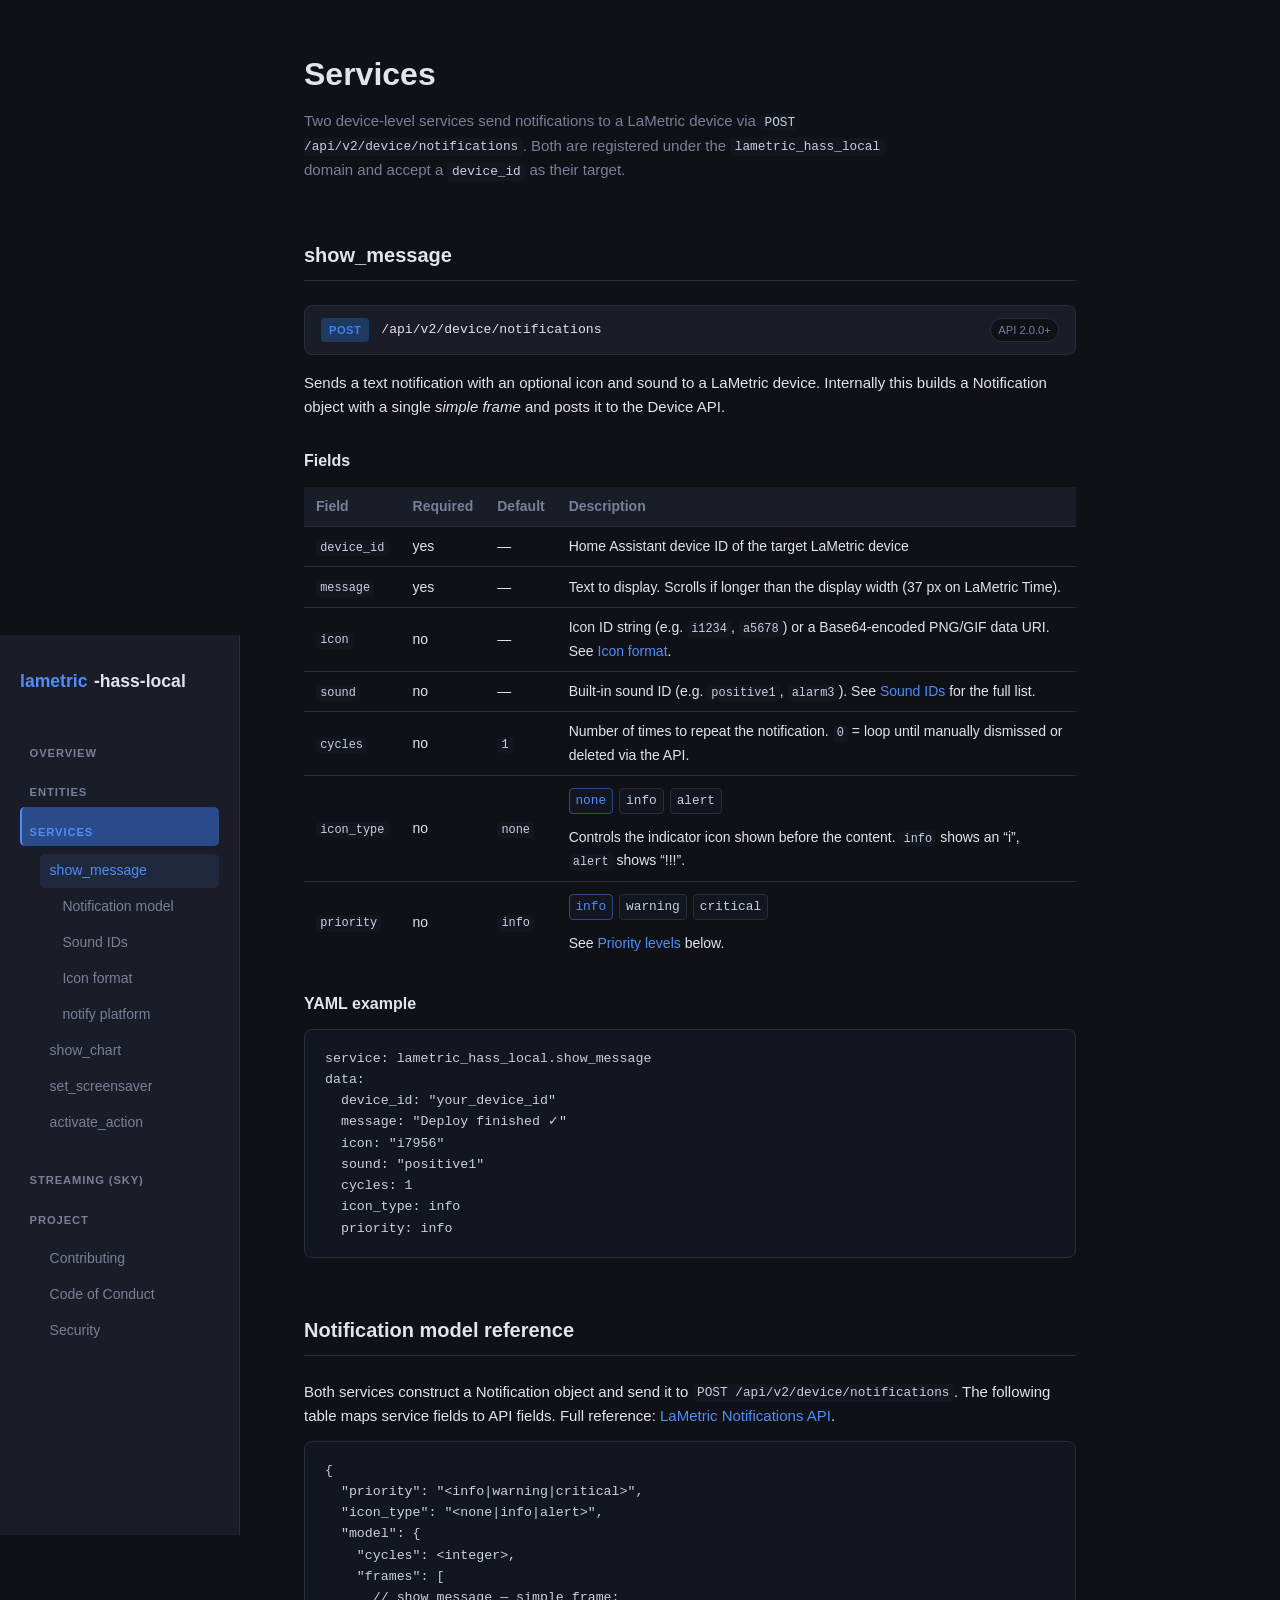
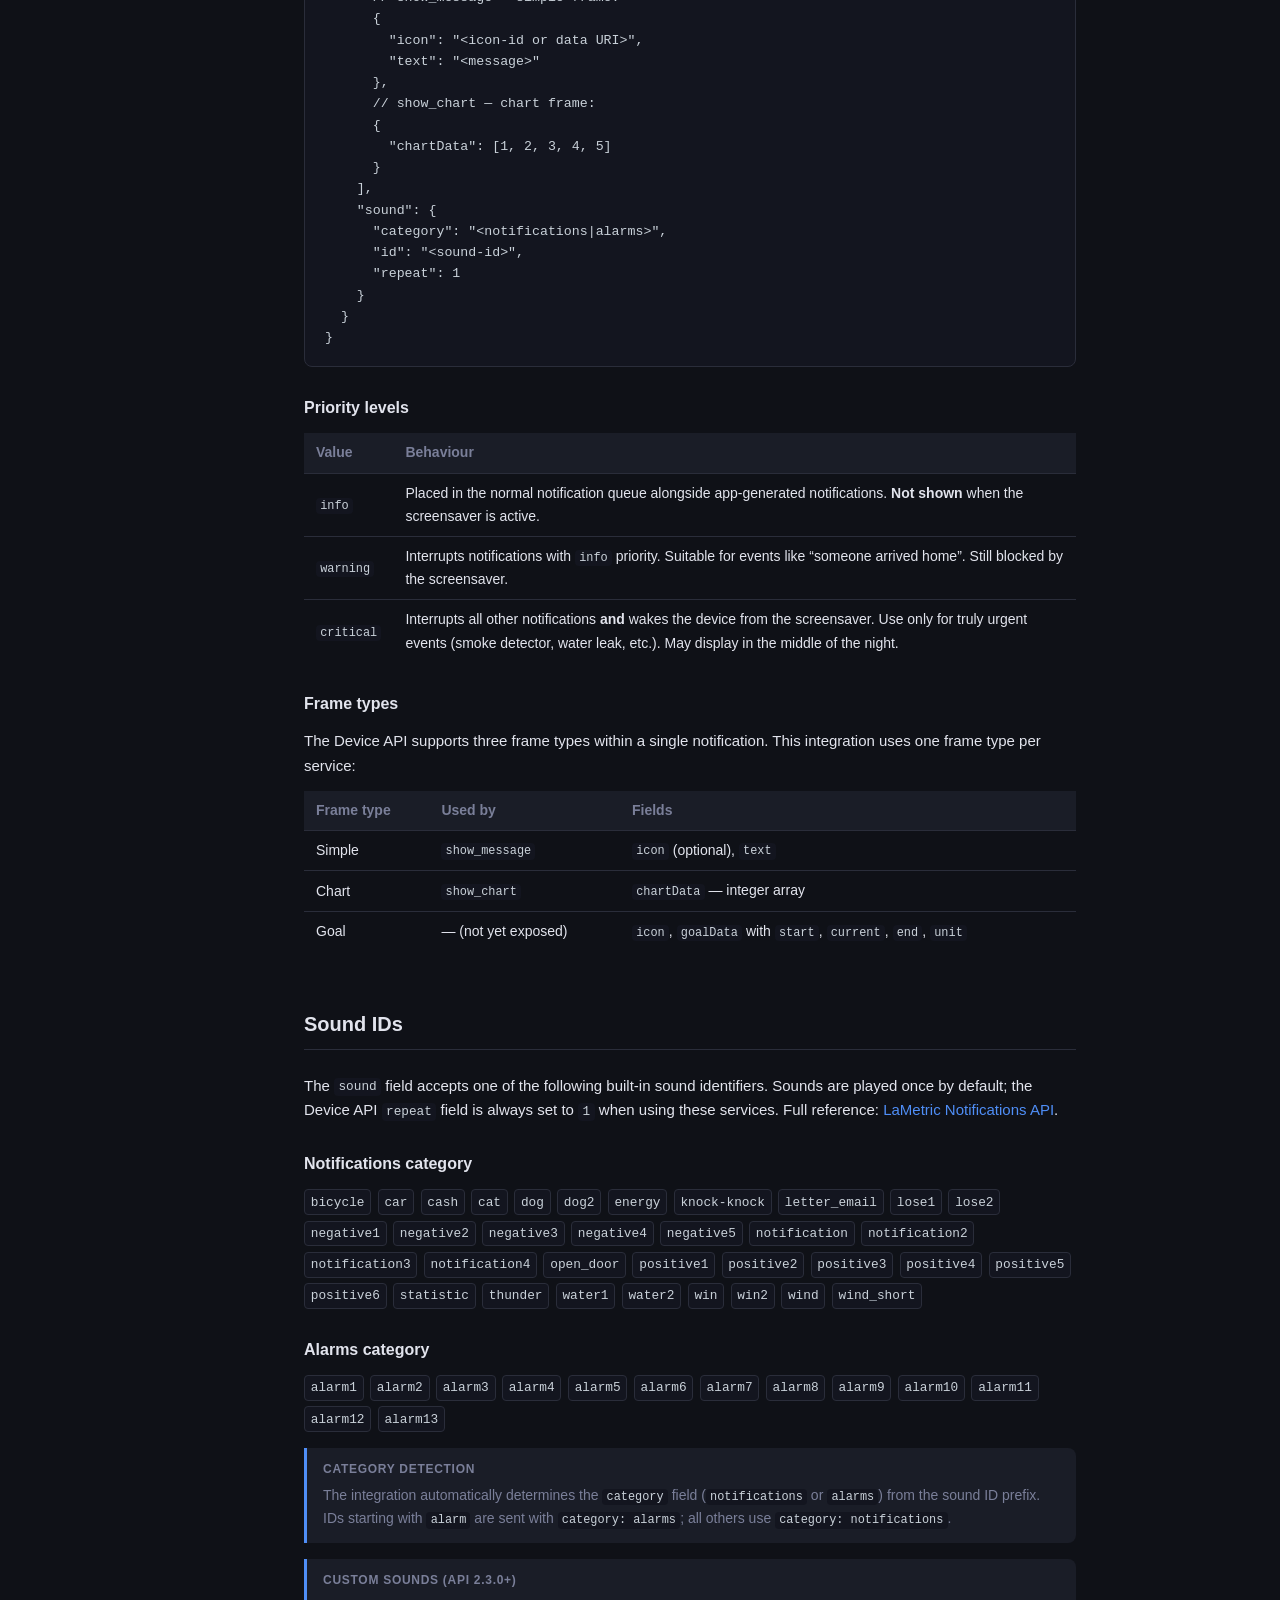
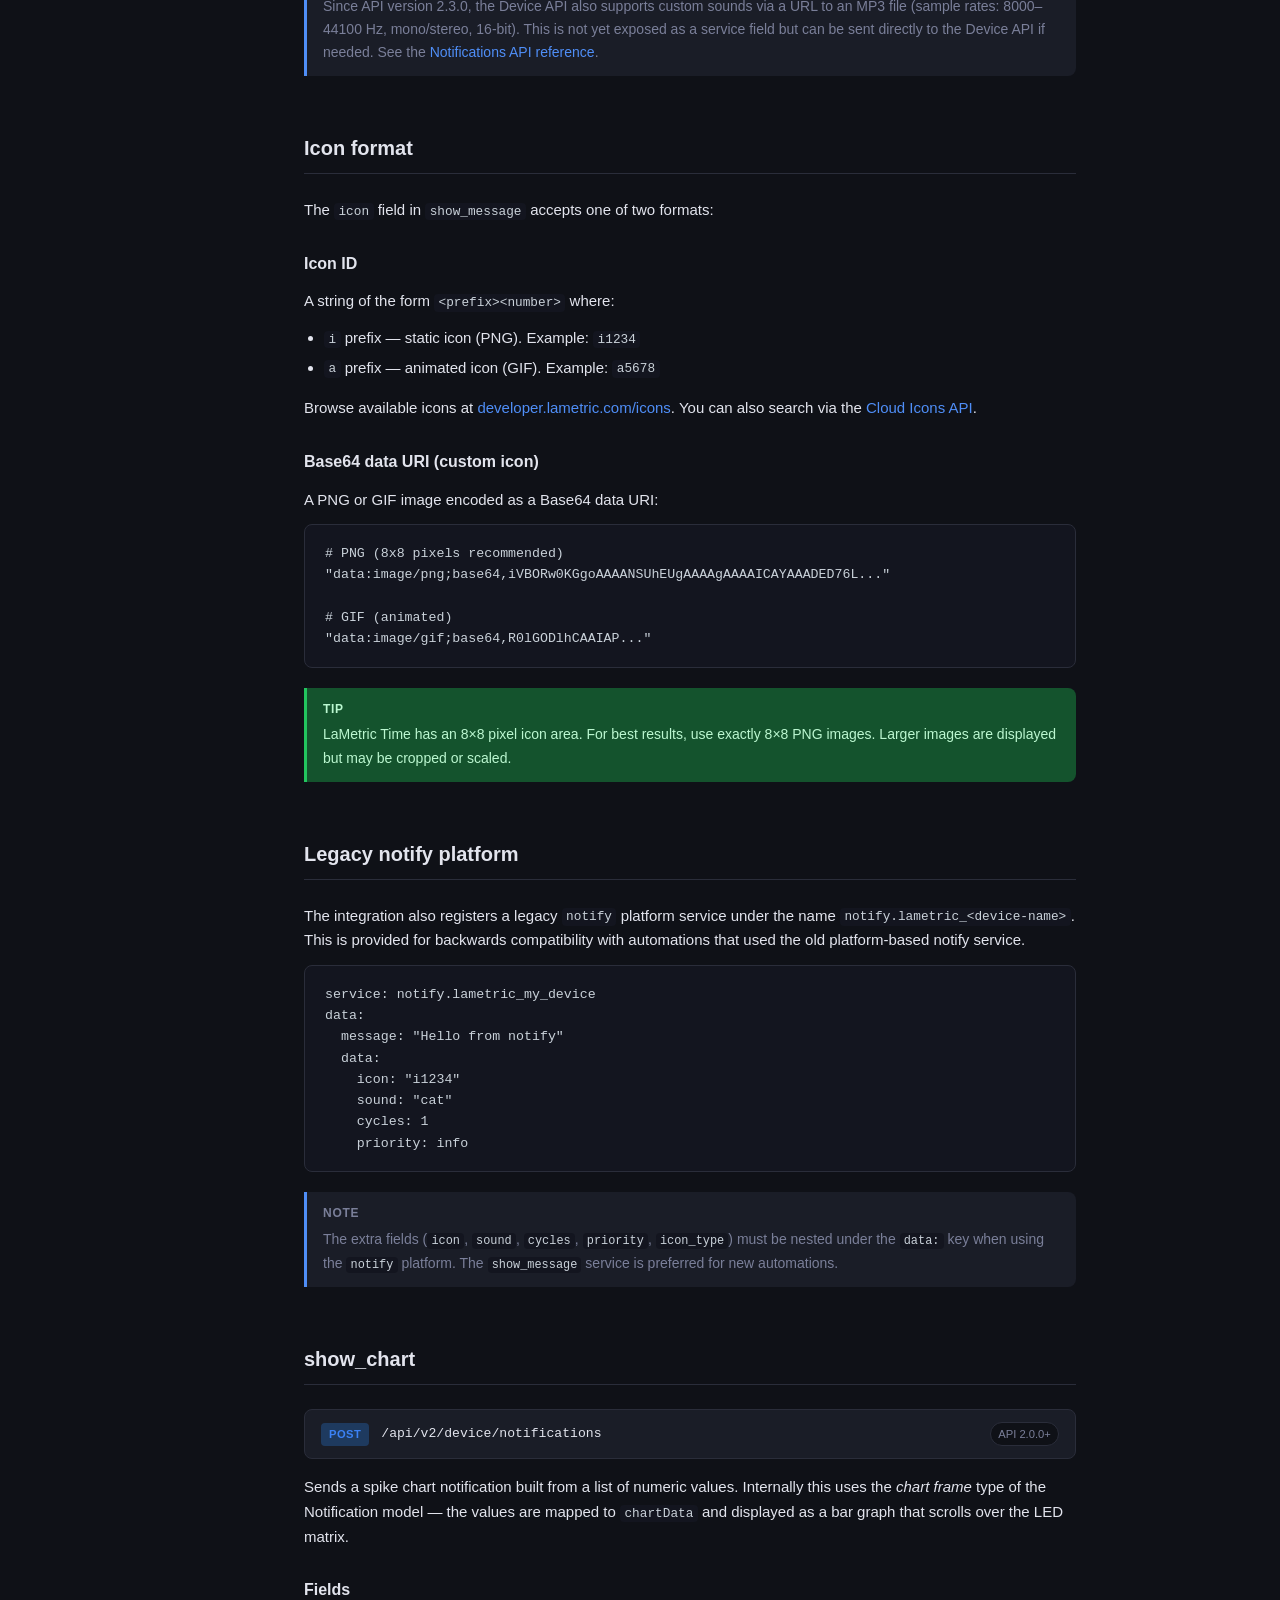
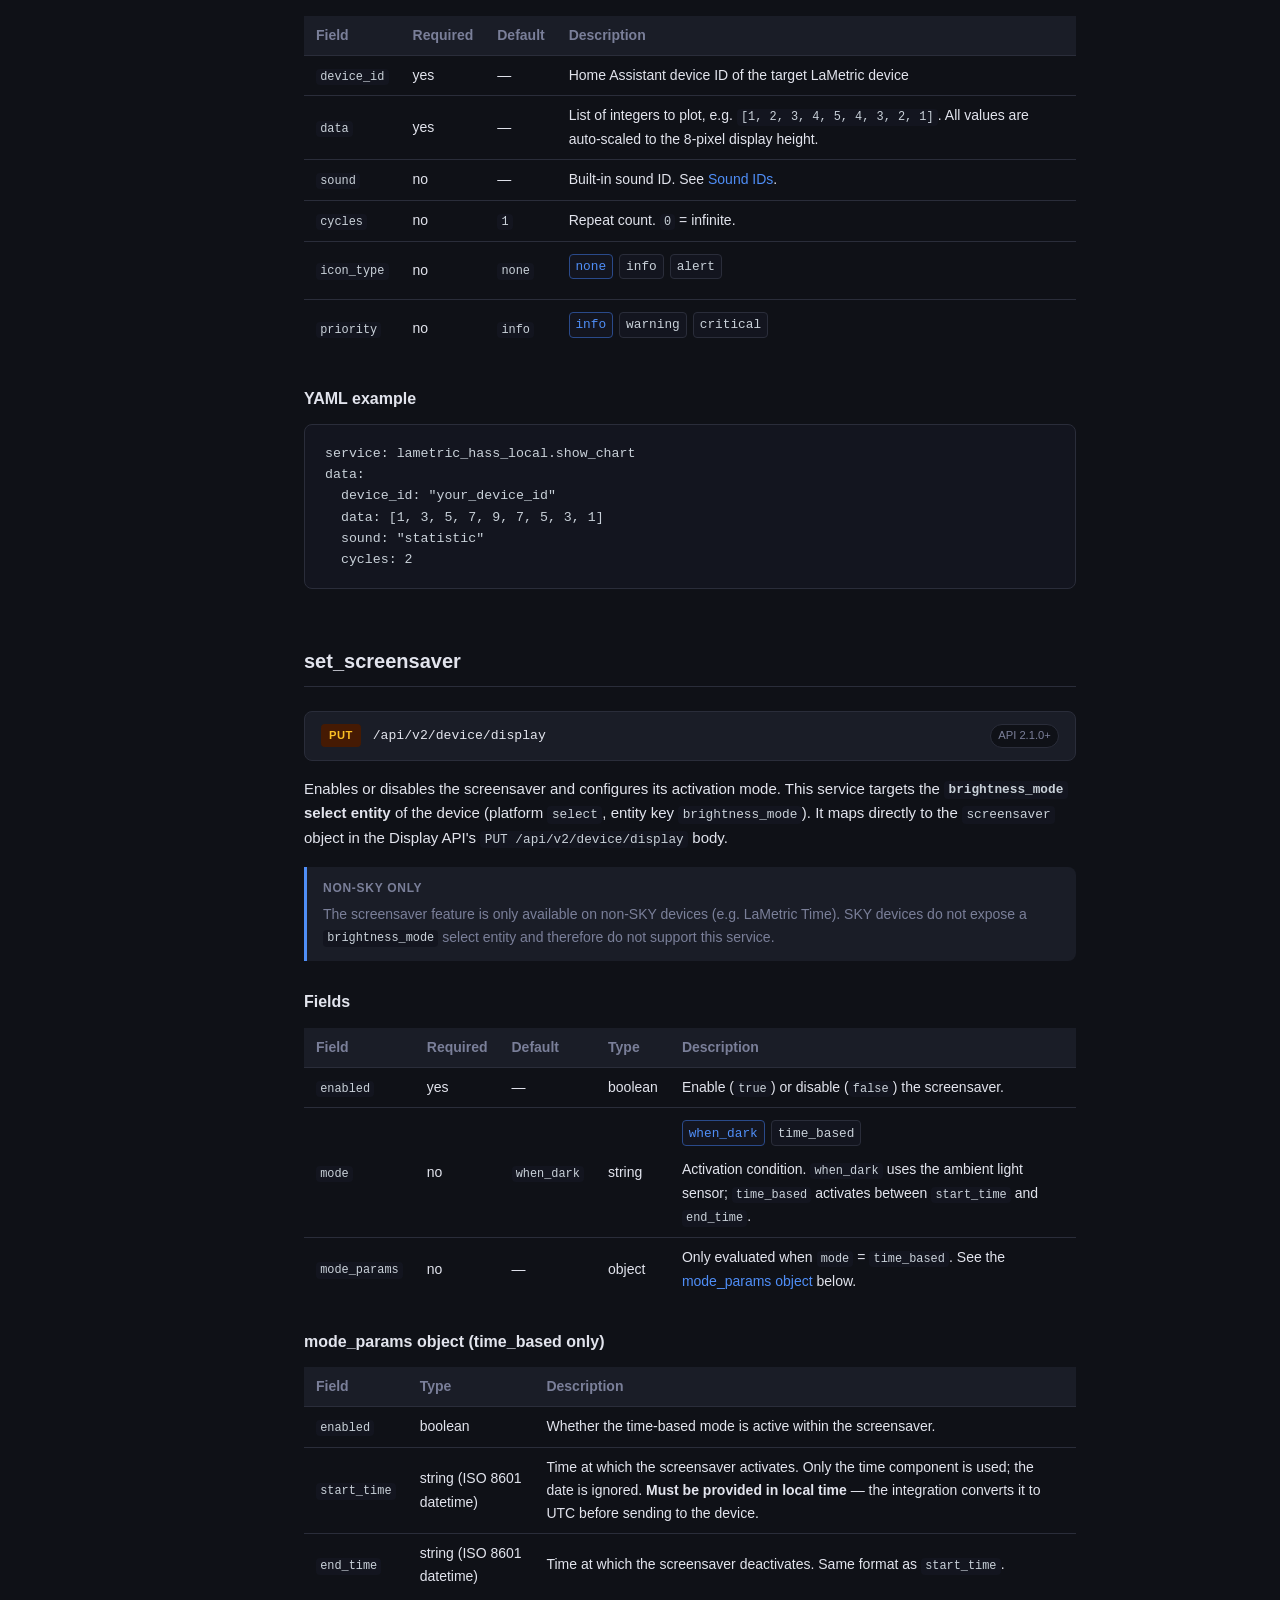
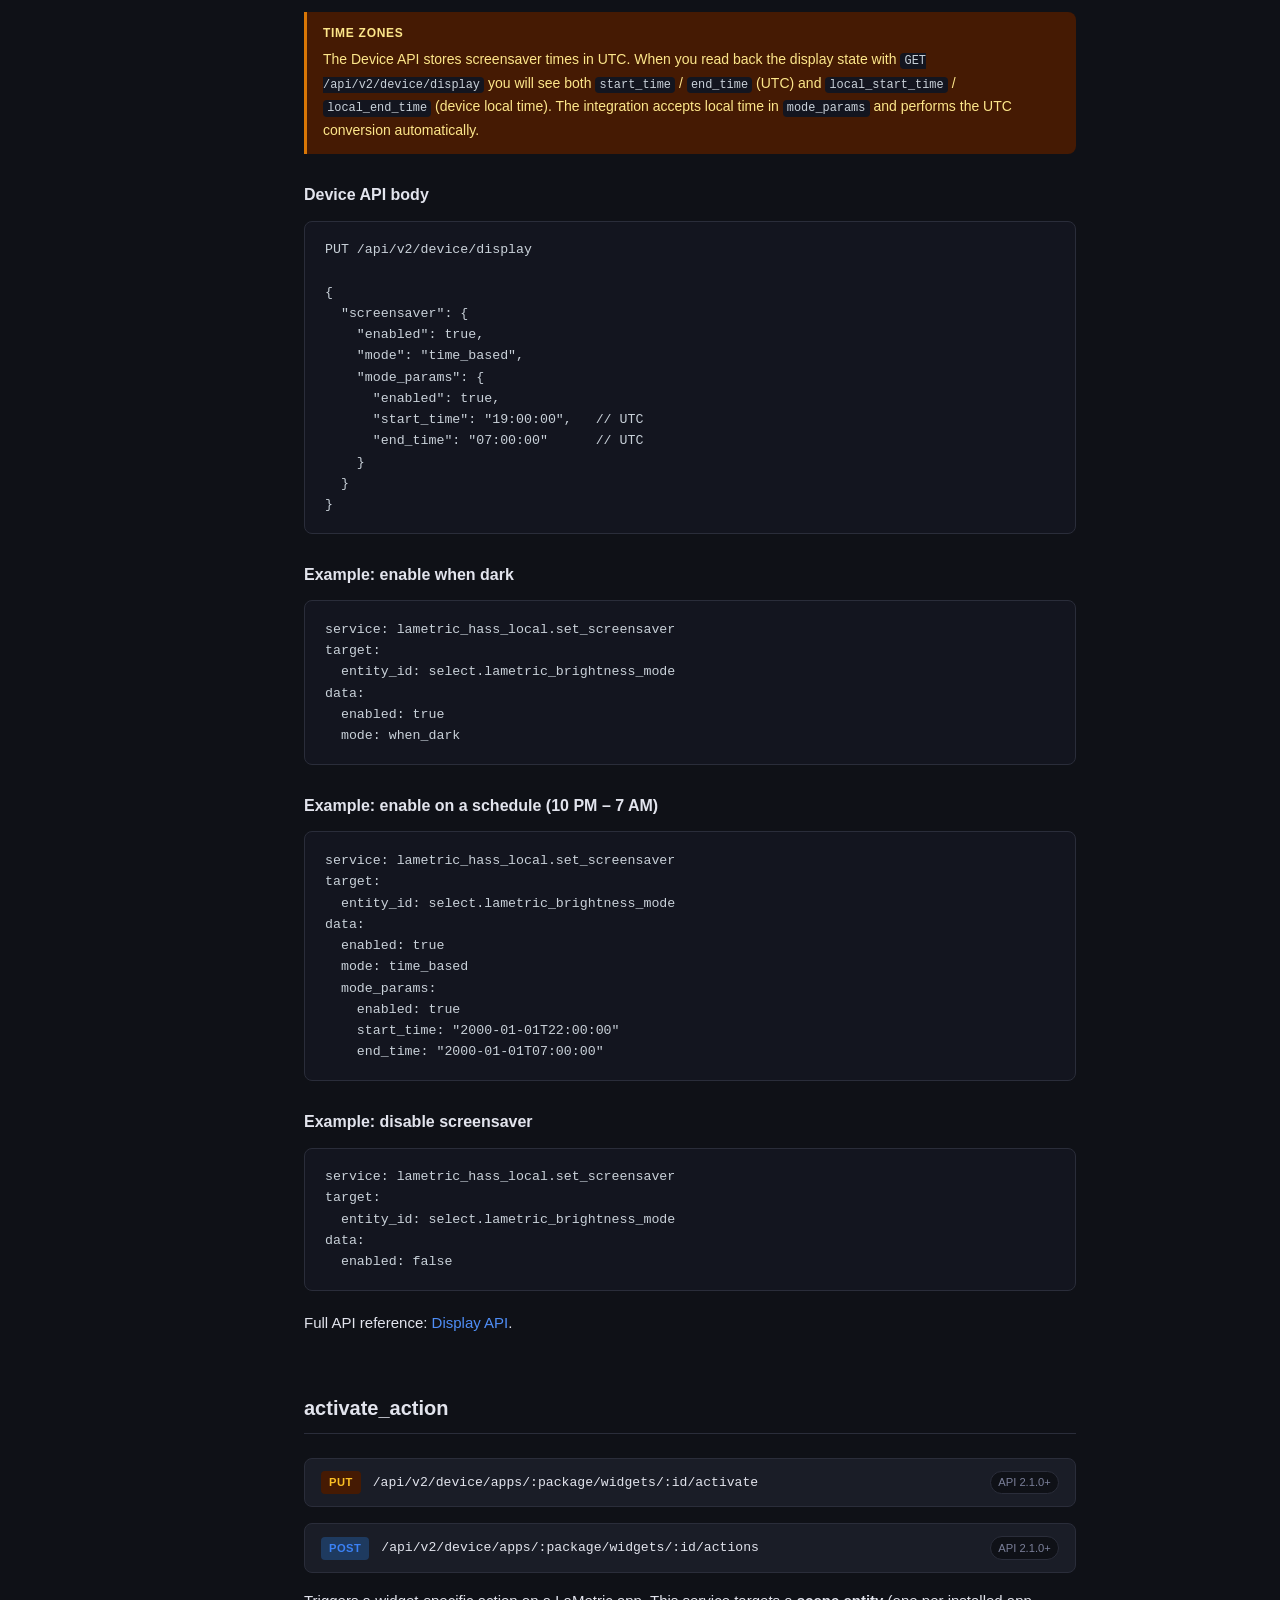
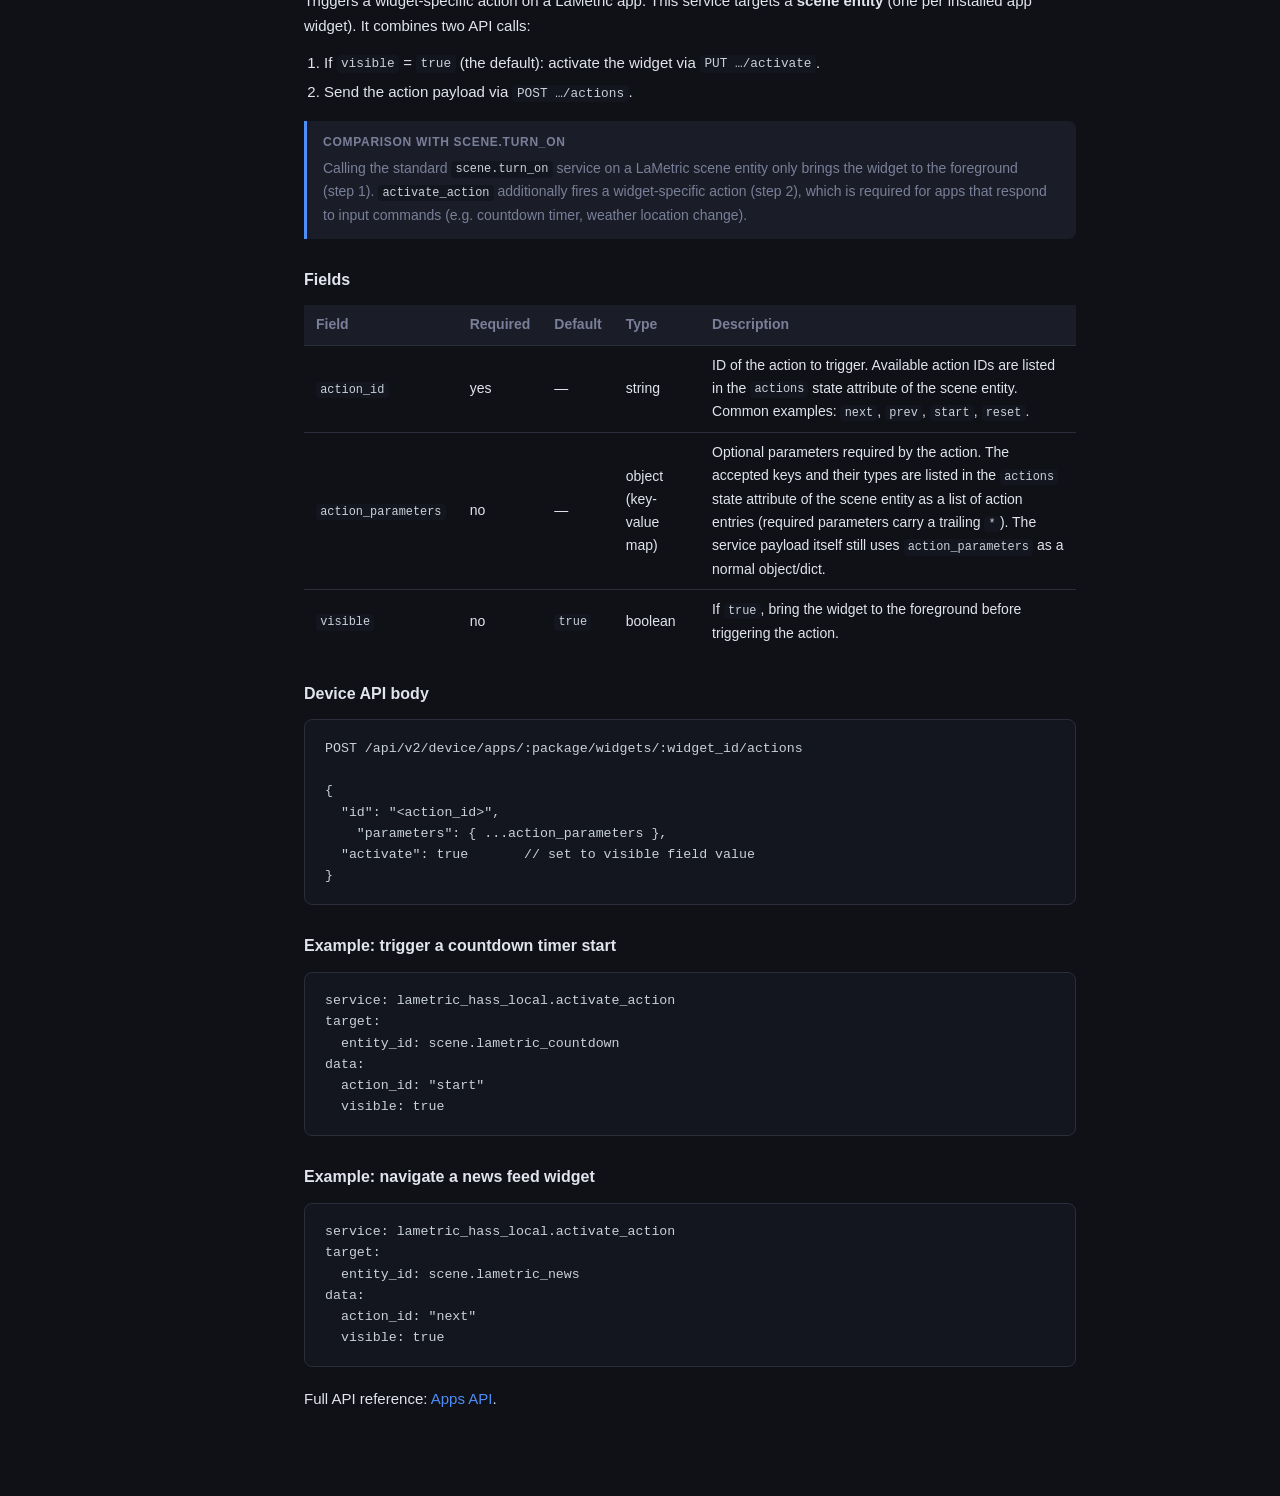
<file: docs/entity-services.html>
<!DOCTYPE html>
<html lang="en">
<head>
    <meta charset="UTF-8" />
    <meta http-equiv="refresh" content="0; url=services.html#set-screensaver" />
    <link rel="canonical" href="services.html" />
    <title>Redirecting…</title>
</head>
<body>
    <p>This page has moved. <a href="services.html#set-screensaver">Go to Services</a>.</p>
</body>
</html>
</file>
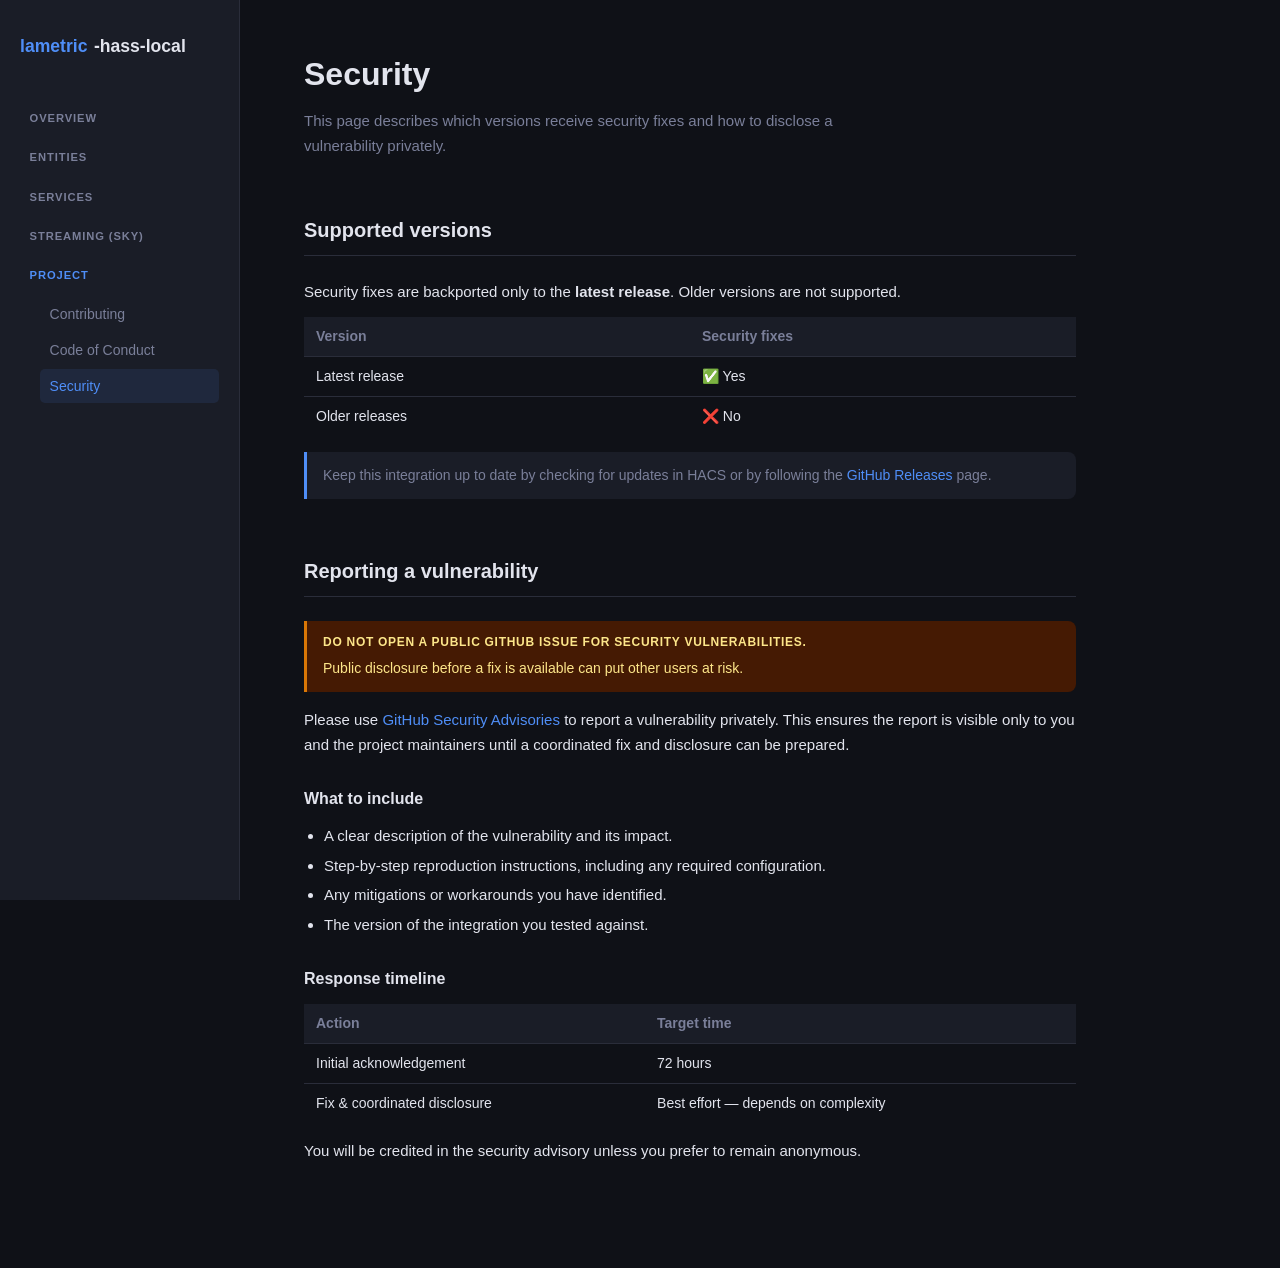
<file: docs/security.html>
<!DOCTYPE html>
<html lang="en">

<head>
    <meta charset="UTF-8" />
    <meta name="viewport" content="width=device-width, initial-scale=1.0" />
    <title>lametric-hass-local — Security</title>
    <link rel="stylesheet" href="style.css" />
</head>

<body>
    <div class="layout">

        <nav>
            <a class="logo" href="index.html"><span>lametric</span>-hass-local</a>

            <div class="section-label section-label-link"><a href="index.html">Overview</a></div>

            <div class="section-label section-label-link"><a href="entities.html">Entities</a></div>

            <div class="section-label section-label-link"><a href="services.html">Services</a></div>

            <div class="section-label section-label-link"><a href="streaming.html">Streaming (SKY)</a></div>

            <div class="section-label section-label-active">Project</div>
            <ul>
                <li><a href="contribute.html">Contributing</a></li>
                <li><a href="code-of-conduct.html">Code of Conduct</a></li>
                <li><a href="security.html" class="active">Security</a></li>
            </ul>
        </nav>

        <main>

            <div class="hero" id="security">
                <h1>Security</h1>
                <p>This page describes which versions receive security fixes and how to disclose
                    a vulnerability privately.</p>
            </div>

            <section id="supported-versions">
                <h2>Supported versions</h2>
                <p>Security fixes are backported only to the <strong>latest release</strong>.
                    Older versions are not supported.</p>
                <table>
                    <thead>
                        <tr>
                            <th>Version</th>
                            <th>Security fixes</th>
                        </tr>
                    </thead>
                    <tbody>
                        <tr>
                            <td>Latest release</td>
                            <td>&#x2705; Yes</td>
                        </tr>
                        <tr>
                            <td>Older releases</td>
                            <td>&#x274C; No</td>
                        </tr>
                    </tbody>
                </table>
                <div class="note">
                    Keep this integration up to date by checking for updates in HACS or by following
                    the <a href="https://github.com/ElectroAttacks/lametric-hass-local/releases"
                        target="_blank" rel="noopener">GitHub Releases</a> page.
                </div>
            </section>

            <section id="reporting">
                <h2>Reporting a vulnerability</h2>
                <div class="warning">
                    <strong>Do not open a public GitHub issue for security vulnerabilities.</strong>
                    Public disclosure before a fix is available can put other users at risk.
                </div>
                <p>Please use
                    <a href="https://github.com/ElectroAttacks/lametric-hass-local/security/advisories/new"
                        target="_blank" rel="noopener">GitHub Security Advisories</a>
                    to report a vulnerability privately. This ensures the report is visible only to you
                    and the project maintainers until a coordinated fix and disclosure can be prepared.</p>

                <h3>What to include</h3>
                <ul>
                    <li>A clear description of the vulnerability and its impact.</li>
                    <li>Step-by-step reproduction instructions, including any required configuration.</li>
                    <li>Any mitigations or workarounds you have identified.</li>
                    <li>The version of the integration you tested against.</li>
                </ul>

                <h3>Response timeline</h3>
                <table>
                    <thead>
                        <tr>
                            <th>Action</th>
                            <th>Target time</th>
                        </tr>
                    </thead>
                    <tbody>
                        <tr>
                            <td>Initial acknowledgement</td>
                            <td>72 hours</td>
                        </tr>
                        <tr>
                            <td>Fix &amp; coordinated disclosure</td>
                            <td>Best effort — depends on complexity</td>
                        </tr>
                    </tbody>
                </table>
                <p>You will be credited in the security advisory unless you prefer to remain anonymous.</p>
            </section>

        </main>
    </div>
    <script src="nav.js"></script>
</body>

</html>
</file>
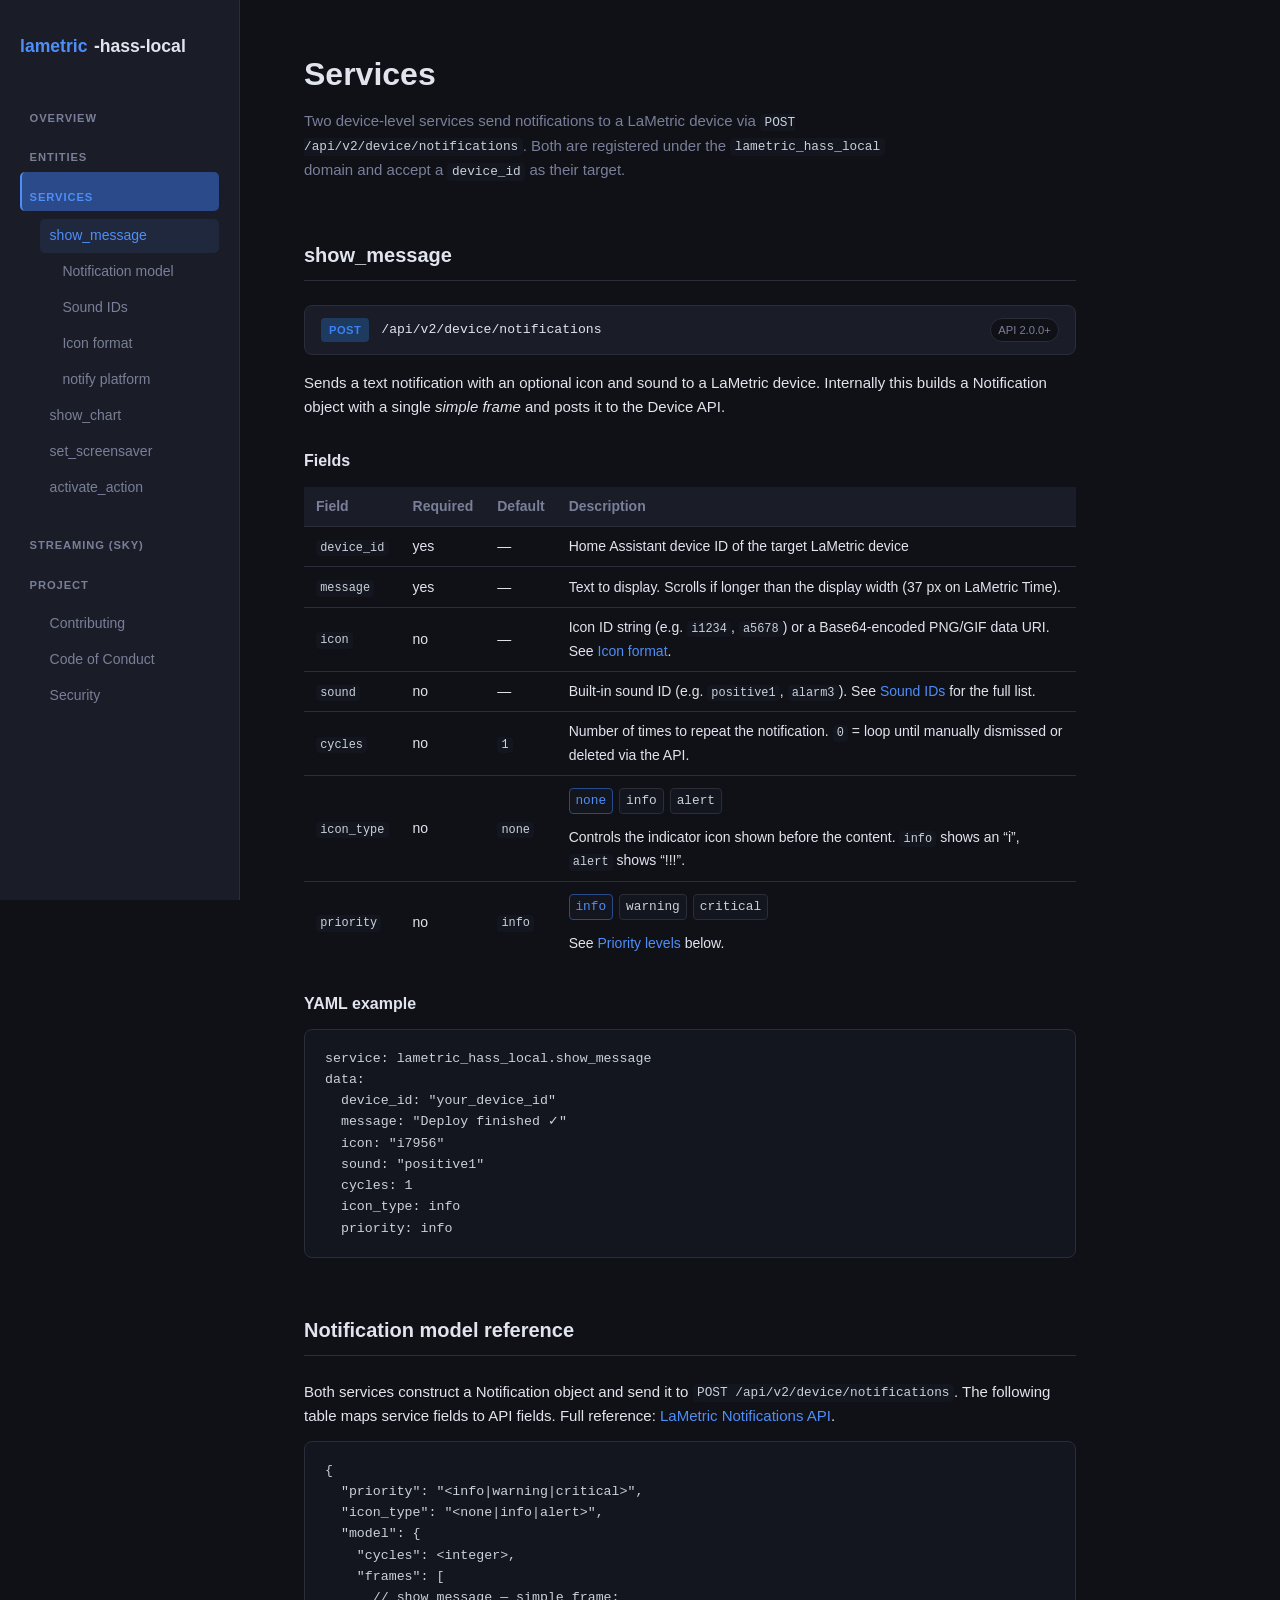
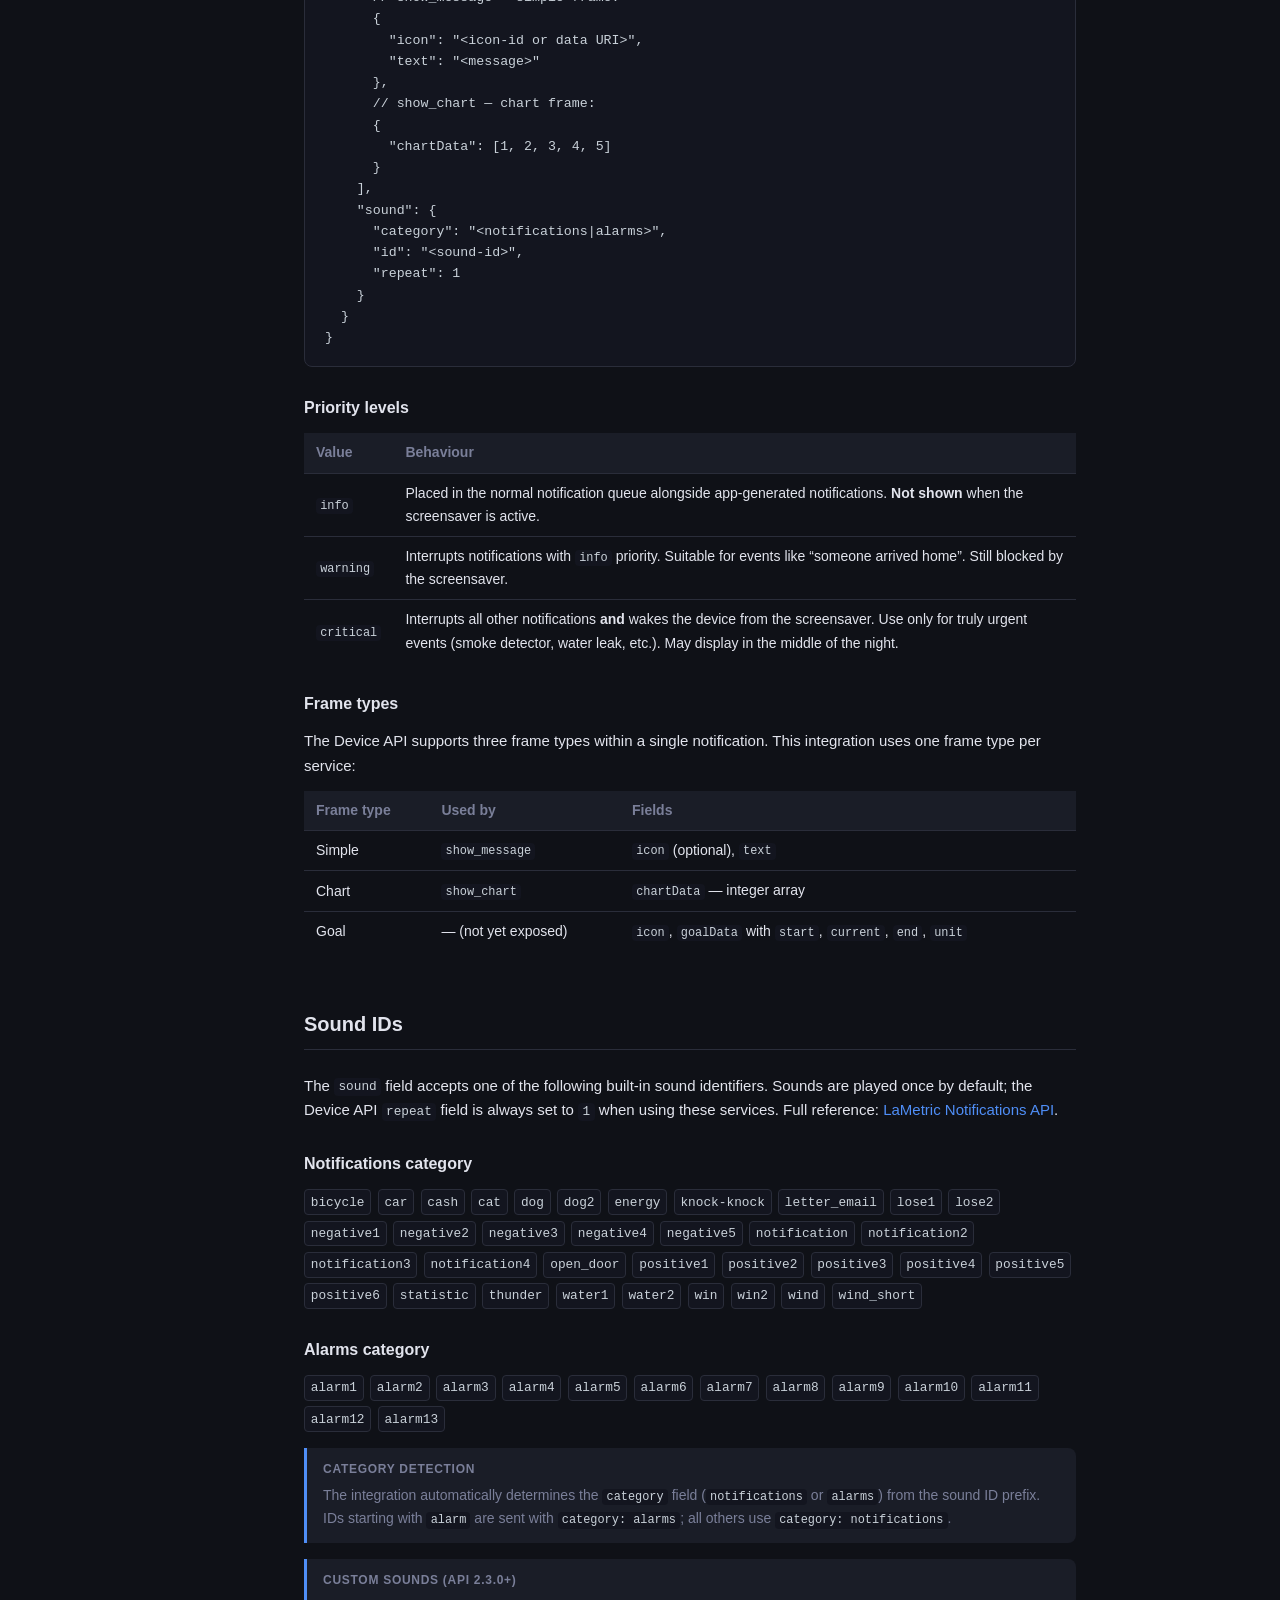
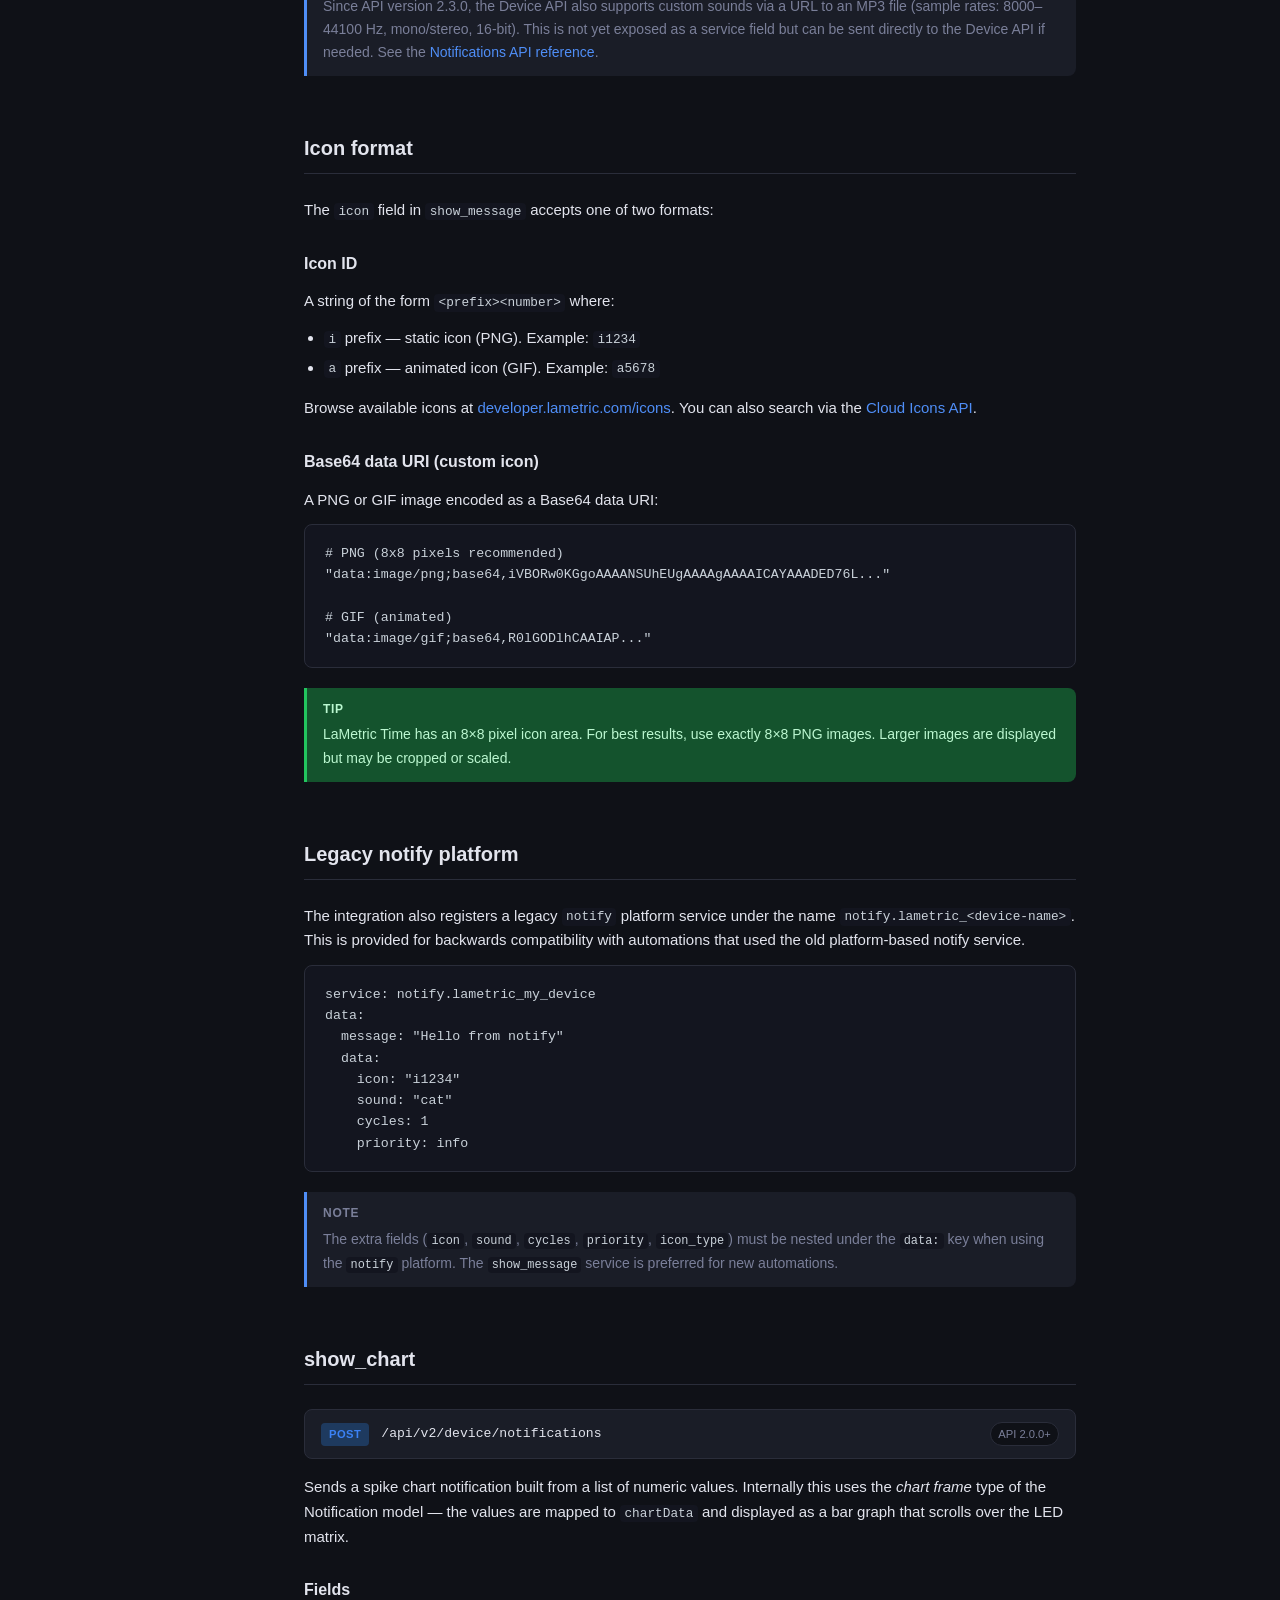
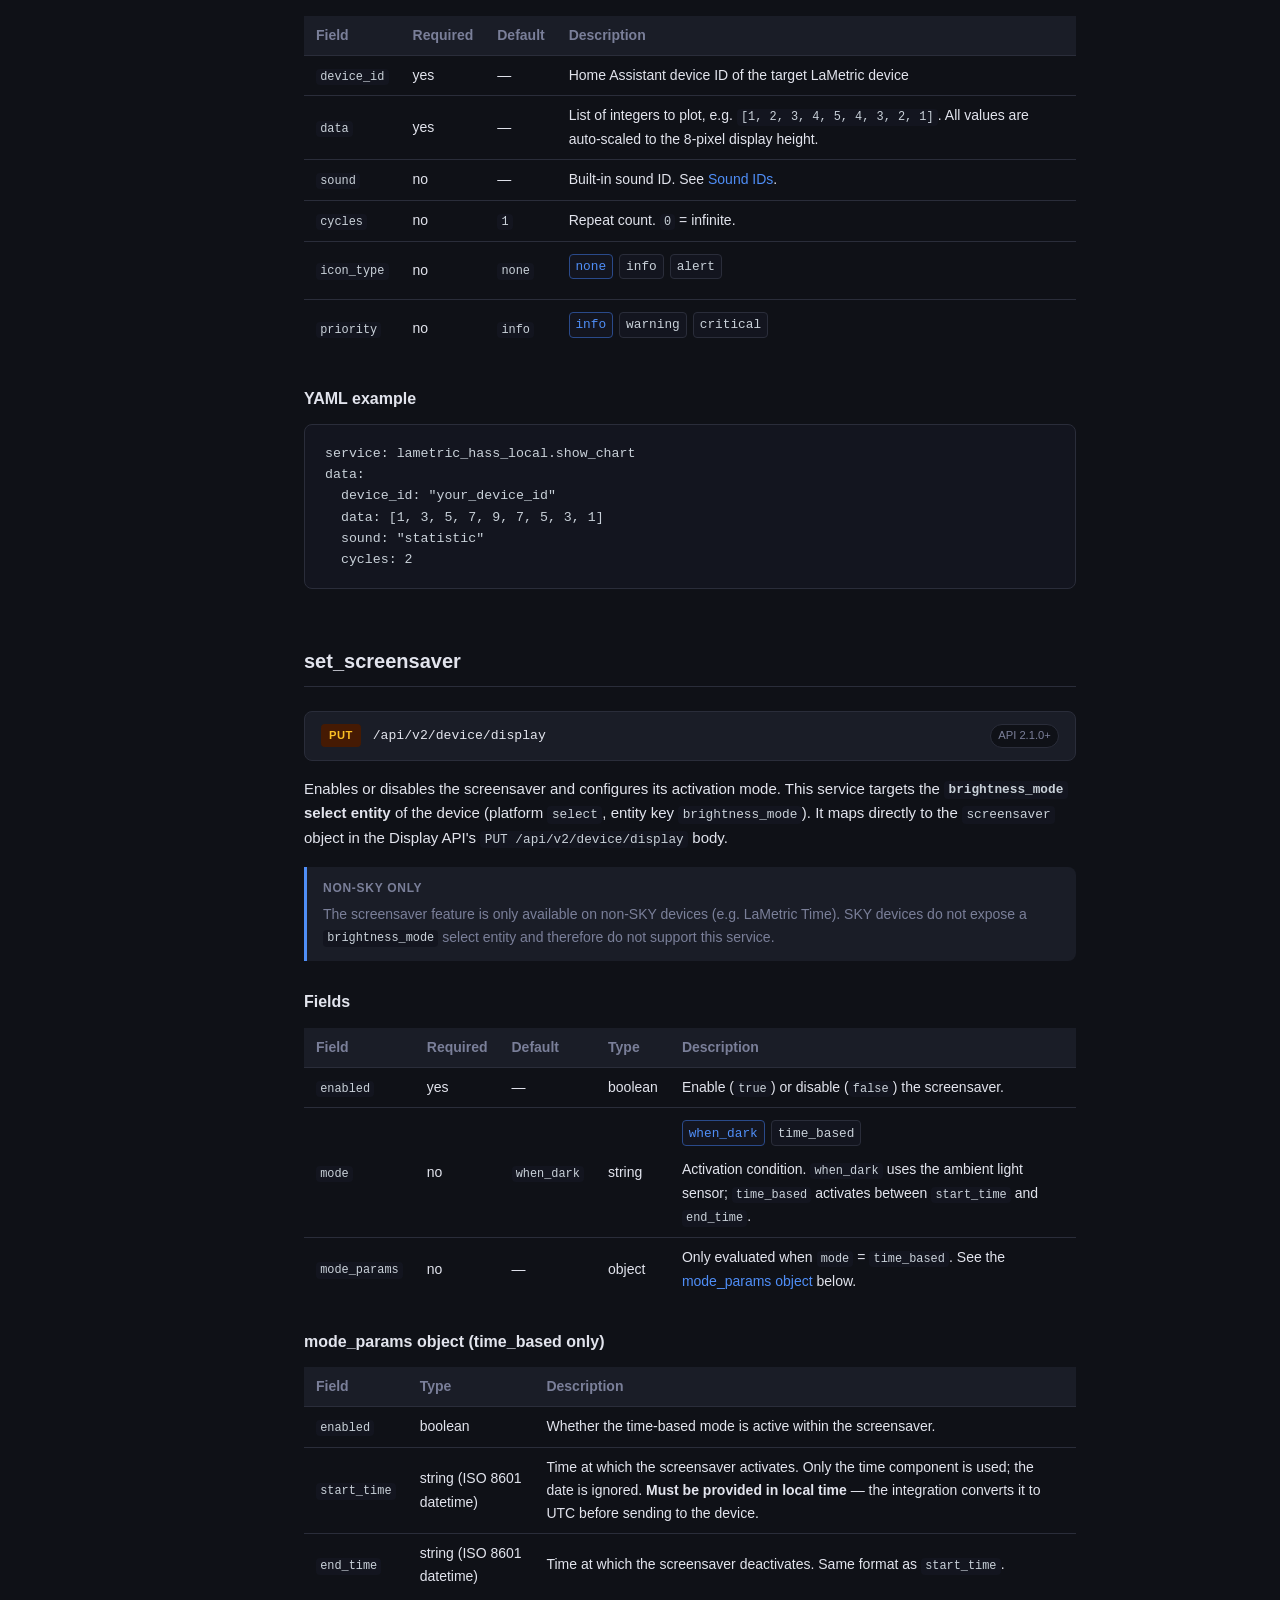
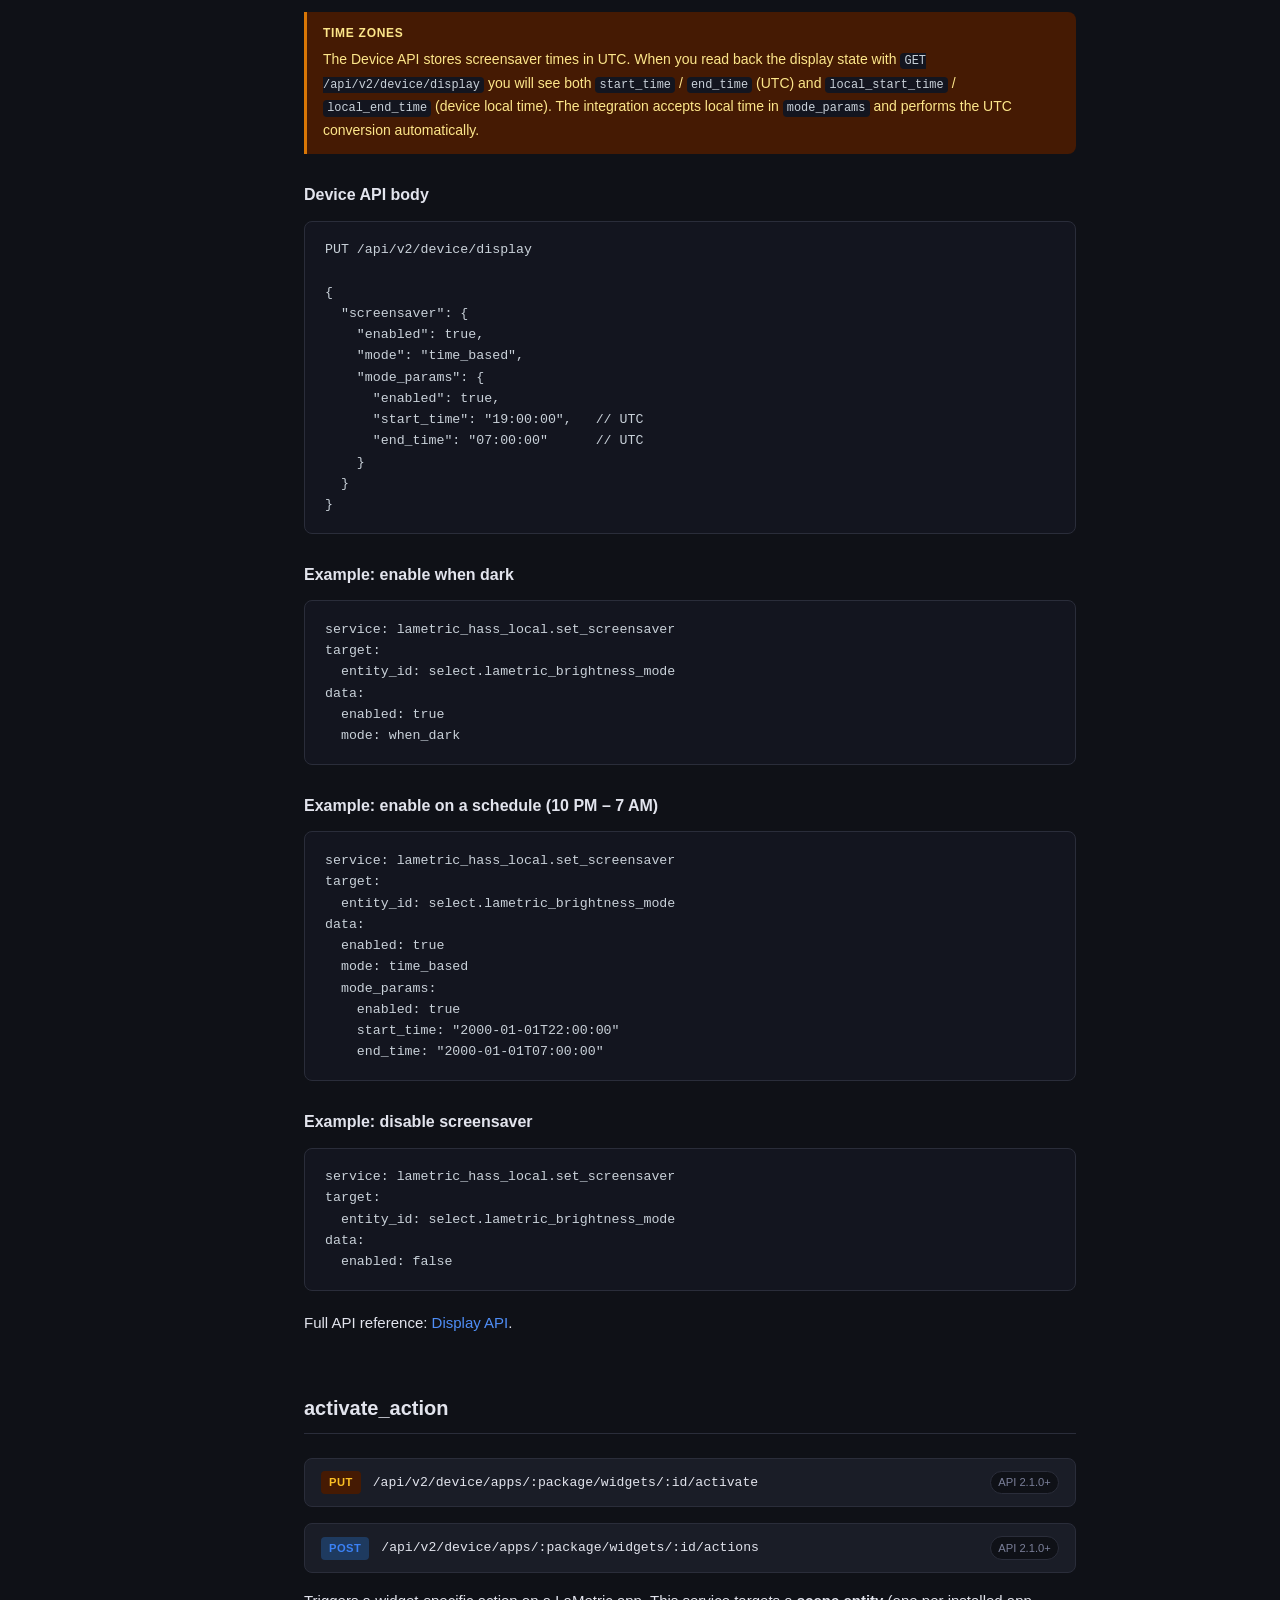
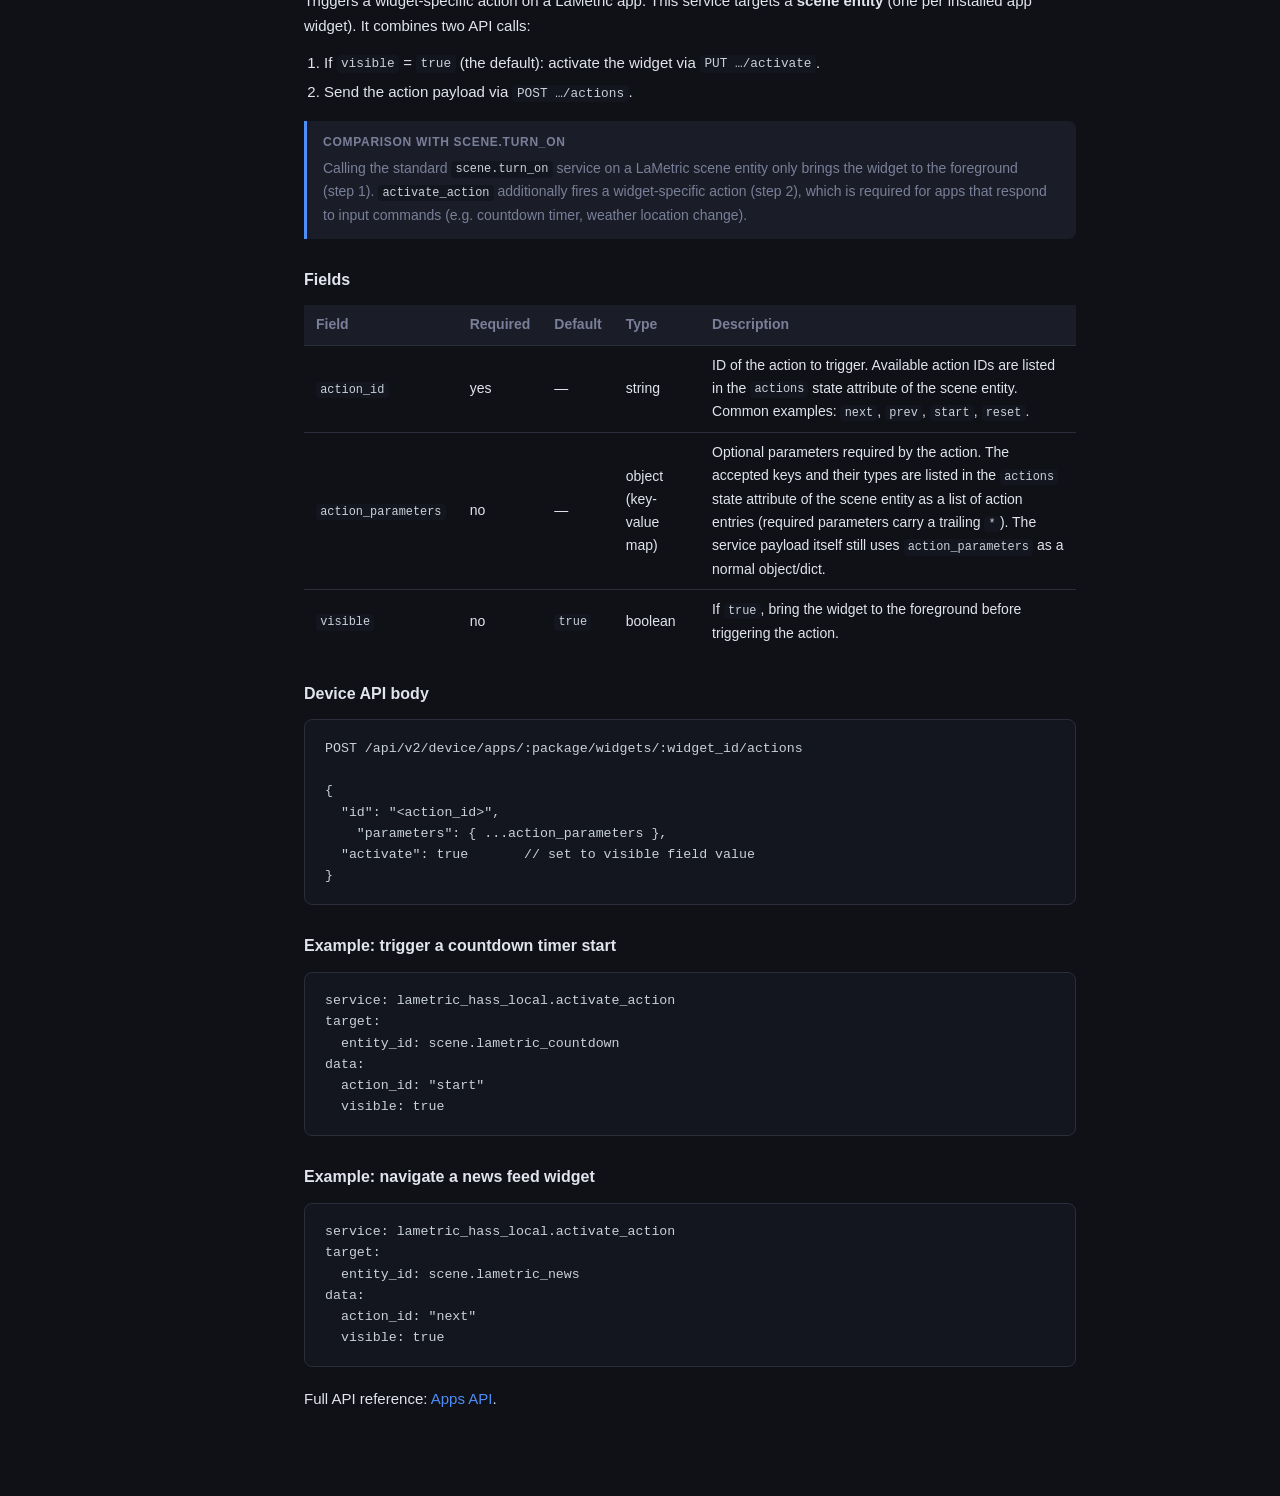
<file: docs/services.html>
<!DOCTYPE html>
<html lang="en">

<head>
    <meta charset="UTF-8" />
    <meta name="viewport" content="width=device-width, initial-scale=1.0" />
    <title>lametric-hass-local — Services</title>
    <link rel="stylesheet" href="style.css" />
</head>

<body>
    <div class="layout">

        <!-- ── Sidebar ── -->
        <nav>
            <a class="logo" href="index.html"><span>lametric</span>-hass-local</a>

            <div class="section-label section-label-link"><a href="index.html">Overview</a></div>

            <div class="section-label section-label-link"><a href="entities.html">Entities</a></div>

            <div class="section-label section-label-link section-label-active"><a href="services.html">Services</a>
            </div>
            <ul>
                <li><a href="services.html#show-message">show_message</a></li>
                <li><a href="services.html#notification-model" style="padding-left:1.4rem">Notification model</a></li>
                <li><a href="services.html#sound-ids" style="padding-left:1.4rem">Sound IDs</a></li>
                <li><a href="services.html#icon-format" style="padding-left:1.4rem">Icon format</a></li>
                <li><a href="services.html#legacy-notify" style="padding-left:1.4rem">notify platform</a></li>
                <li><a href="services.html#show-chart">show_chart</a></li>
                <li><a href="services.html#set-screensaver">set_screensaver</a></li>
                <li><a href="services.html#activate-action">activate_action</a></li>
            </ul>

            <div class="section-label section-label-link"><a href="streaming.html">Streaming (SKY)</a></div>

            <div class="section-label">Project</div>
            <ul>
                <li><a href="contribute.html">Contributing</a></li>
                <li><a href="code-of-conduct.html">Code of Conduct</a></li>
                <li><a href="security.html">Security</a></li>
            </ul>
        </nav>

        <!-- ── Content ── -->
        <main>

            <div class="hero" id="services">
                <h1>Services</h1>
                <p>Two device-level services send notifications to a LaMetric device via
                    <code>POST /api/v2/device/notifications</code>. Both are registered under the
                    <code>lametric_hass_local</code> domain and accept a <code>device_id</code> as their target.
                </p>
            </div>

            <!-- show_message -->
            <section id="show-message">
                <h2>show_message</h2>

                <div class="api-ref">
                    <span class="api-method post">POST</span>
                    <span class="api-path">/api/v2/device/notifications</span>
                    <span class="api-version">API 2.0.0+</span>
                </div>

                <p>Sends a text notification with an optional icon and sound to a LaMetric device. Internally this
                    builds a Notification object with a single <em>simple frame</em> and posts it to the Device API.
                </p>

                <h3>Fields</h3>
                <table>
                    <thead>
                        <tr>
                            <th>Field</th>
                            <th>Required</th>
                            <th>Default</th>
                            <th>Description</th>
                        </tr>
                    </thead>
                    <tbody>
                        <tr>
                            <td><code>device_id</code></td>
                            <td>yes</td>
                            <td>&#8212;</td>
                            <td>Home Assistant device ID of the target LaMetric device</td>
                        </tr>
                        <tr>
                            <td><code>message</code></td>
                            <td>yes</td>
                            <td>&#8212;</td>
                            <td>Text to display. Scrolls if longer than the display width (37&nbsp;px on LaMetric Time).
                            </td>
                        </tr>
                        <tr>
                            <td><code>icon</code></td>
                            <td>no</td>
                            <td>&#8212;</td>
                            <td>Icon ID string (e.g.&nbsp;<code>i1234</code>, <code>a5678</code>) or a Base64-encoded
                                PNG/GIF data URI. See <a href="#icon-format">Icon format</a>.</td>
                        </tr>
                        <tr>
                            <td><code>sound</code></td>
                            <td>no</td>
                            <td>&#8212;</td>
                            <td>Built-in sound ID (e.g.&nbsp;<code>positive1</code>, <code>alarm3</code>). See
                                <a href="#sound-ids">Sound IDs</a> for the full list.
                            </td>
                        </tr>
                        <tr>
                            <td><code>cycles</code></td>
                            <td>no</td>
                            <td><code>1</code></td>
                            <td>Number of times to repeat the notification. <code>0</code>&nbsp;=&nbsp;loop until
                                manually dismissed or deleted via the API.</td>
                        </tr>
                        <tr>
                            <td><code>icon_type</code></td>
                            <td>no</td>
                            <td><code>none</code></td>
                            <td>
                                <div class="val-list">
                                    <span class="val default">none</span>
                                    <span class="val">info</span>
                                    <span class="val">alert</span>
                                </div>
                                Controls the indicator icon shown before the content. <code>info</code> shows an
                                &ldquo;i&rdquo;, <code>alert</code> shows &ldquo;!!!&rdquo;.
                            </td>
                        </tr>
                        <tr>
                            <td><code>priority</code></td>
                            <td>no</td>
                            <td><code>info</code></td>
                            <td>
                                <div class="val-list">
                                    <span class="val default">info</span>
                                    <span class="val">warning</span>
                                    <span class="val">critical</span>
                                </div>
                                See <a href="#priority">Priority levels</a> below.
                            </td>
                        </tr>
                    </tbody>
                </table>

                <h3>YAML example</h3>
                <pre><code>service: lametric_hass_local.show_message
data:
  device_id: "your_device_id"
  message: "Deploy finished ✓"
  icon: "i7956"
  sound: "positive1"
  cycles: 1
  icon_type: info
  priority: info</code></pre>
            </section>
            <!-- Notification model -->
            <section id="notification-model">
                <h2>Notification model reference</h2>
                <p>Both services construct a Notification object and send it to
                    <code>POST /api/v2/device/notifications</code>. The following table maps service fields to API
                    fields. Full reference:
                    <a href="https://lametric-documentation.readthedocs.io/en/latest/reference-docs/device-notifications.html"
                        target="_blank" rel="noopener">LaMetric Notifications API</a>.
                </p>

                <pre><code>{
  "priority": "&lt;info|warning|critical&gt;",
  "icon_type": "&lt;none|info|alert&gt;",
  "model": {
    "cycles": &lt;integer&gt;,
    "frames": [
      // show_message — simple frame:
      {
        "icon": "&lt;icon-id or data URI&gt;",
        "text": "&lt;message&gt;"
      },
      // show_chart — chart frame:
      {
        "chartData": [1, 2, 3, 4, 5]
      }
    ],
    "sound": {
      "category": "&lt;notifications|alarms&gt;",
      "id": "&lt;sound-id&gt;",
      "repeat": 1
    }
  }
}</code></pre>

                <h3 id="priority">Priority levels</h3>
                <table>
                    <thead>
                        <tr>
                            <th>Value</th>
                            <th>Behaviour</th>
                        </tr>
                    </thead>
                    <tbody>
                        <tr>
                            <td><code>info</code></td>
                            <td>Placed in the normal notification queue alongside app-generated notifications.
                                <strong>Not shown</strong> when the screensaver is active.
                            </td>
                        </tr>
                        <tr>
                            <td><code>warning</code></td>
                            <td>Interrupts notifications with <code>info</code> priority. Suitable for events
                                like&nbsp;&ldquo;someone
                                arrived home&rdquo;. Still blocked by the screensaver.</td>
                        </tr>
                        <tr>
                            <td><code>critical</code></td>
                            <td>Interrupts all other notifications <strong>and</strong> wakes the device from the
                                screensaver. Use only for truly urgent events (smoke detector, water leak, etc.).
                                May display in the middle of the night.</td>
                        </tr>
                    </tbody>
                </table>

                <h3>Frame types</h3>
                <p>The Device API supports three frame types within a single notification. This integration uses one
                    frame type per service:</p>
                <table>
                    <thead>
                        <tr>
                            <th>Frame type</th>
                            <th>Used by</th>
                            <th>Fields</th>
                        </tr>
                    </thead>
                    <tbody>
                        <tr>
                            <td>Simple</td>
                            <td><code>show_message</code></td>
                            <td><code>icon</code> (optional), <code>text</code></td>
                        </tr>
                        <tr>
                            <td>Chart</td>
                            <td><code>show_chart</code></td>
                            <td><code>chartData</code> — integer array</td>
                        </tr>
                        <tr>
                            <td>Goal</td>
                            <td>&#8212; (not yet exposed)</td>
                            <td><code>icon</code>, <code>goalData</code> with <code>start</code>,
                                <code>current</code>, <code>end</code>, <code>unit</code>
                            </td>
                        </tr>
                    </tbody>
                </table>
            </section>
            <!-- Sound IDs -->
            <section id="sound-ids">
                <h2>Sound IDs</h2>
                <p>The <code>sound</code> field accepts one of the following built-in sound identifiers. Sounds are
                    played once by default; the Device API <code>repeat</code> field is always set to
                    <code>1</code> when using these services. Full reference:
                    <a href="https://lametric-documentation.readthedocs.io/en/latest/reference-docs/device-notifications.html"
                        target="_blank" rel="noopener">LaMetric Notifications API</a>.
                </p>

                <h3>Notifications category</h3>
                <div class="val-list" style="flex-wrap:wrap; gap:0.35rem 0.4rem; margin-bottom:1rem">
                    <span class="val">bicycle</span>
                    <span class="val">car</span>
                    <span class="val">cash</span>
                    <span class="val">cat</span>
                    <span class="val">dog</span>
                    <span class="val">dog2</span>
                    <span class="val">energy</span>
                    <span class="val">knock-knock</span>
                    <span class="val">letter_email</span>
                    <span class="val">lose1</span>
                    <span class="val">lose2</span>
                    <span class="val">negative1</span>
                    <span class="val">negative2</span>
                    <span class="val">negative3</span>
                    <span class="val">negative4</span>
                    <span class="val">negative5</span>
                    <span class="val">notification</span>
                    <span class="val">notification2</span>
                    <span class="val">notification3</span>
                    <span class="val">notification4</span>
                    <span class="val">open_door</span>
                    <span class="val">positive1</span>
                    <span class="val">positive2</span>
                    <span class="val">positive3</span>
                    <span class="val">positive4</span>
                    <span class="val">positive5</span>
                    <span class="val">positive6</span>
                    <span class="val">statistic</span>
                    <span class="val">thunder</span>
                    <span class="val">water1</span>
                    <span class="val">water2</span>
                    <span class="val">win</span>
                    <span class="val">win2</span>
                    <span class="val">wind</span>
                    <span class="val">wind_short</span>
                </div>

                <h3>Alarms category</h3>
                <div class="val-list" style="flex-wrap:wrap; gap:0.35rem 0.4rem; margin-bottom:1rem">
                    <span class="val">alarm1</span>
                    <span class="val">alarm2</span>
                    <span class="val">alarm3</span>
                    <span class="val">alarm4</span>
                    <span class="val">alarm5</span>
                    <span class="val">alarm6</span>
                    <span class="val">alarm7</span>
                    <span class="val">alarm8</span>
                    <span class="val">alarm9</span>
                    <span class="val">alarm10</span>
                    <span class="val">alarm11</span>
                    <span class="val">alarm12</span>
                    <span class="val">alarm13</span>
                </div>

                <div class="note">
                    <strong>Category detection</strong>
                    The integration automatically determines the <code>category</code> field
                    (<code>notifications</code> or <code>alarms</code>) from the sound ID prefix. IDs starting with
                    <code>alarm</code> are sent with <code>category: alarms</code>; all others use
                    <code>category: notifications</code>.
                </div>

                <div class="note">
                    <strong>Custom sounds (API 2.3.0+)</strong>
                    Since API version 2.3.0, the Device API also supports custom sounds via a URL to an MP3 file
                    (sample rates: 8000&#8211;44100&nbsp;Hz, mono/stereo, 16-bit). This is not yet exposed as a
                    service field but can be sent directly to the Device API if needed. See the
                    <a href="https://lametric-documentation.readthedocs.io/en/latest/reference-docs/device-notifications.html"
                        target="_blank" rel="noopener">Notifications API reference</a>.
                </div>
            </section>
            <!-- Icon format -->
            <section id="icon-format">
                <h2>Icon format</h2>
                <p>The <code>icon</code> field in <code>show_message</code> accepts one of two formats:</p>

                <h3>Icon ID</h3>
                <p>A string of the form <code>&lt;prefix&gt;&lt;number&gt;</code> where:</p>
                <ul>
                    <li><code>i</code>&nbsp;prefix &#8212; static icon (PNG). Example: <code>i1234</code></li>
                    <li><code>a</code>&nbsp;prefix &#8212; animated icon (GIF). Example: <code>a5678</code></li>
                </ul>
                <p>Browse available icons at
                    <a href="https://developer.lametric.com/icons" target="_blank"
                        rel="noopener">developer.lametric.com/icons</a>.
                    You can also search via the
                    <a href="https://lametric-documentation.readthedocs.io/en/latest/reference-docs/cloud-icons.html"
                        target="_blank" rel="noopener">Cloud Icons API</a>.
                </p>

                <h3>Base64 data URI (custom icon)</h3>
                <p>A PNG or GIF image encoded as a Base64 data URI:</p>
                <pre><code># PNG (8x8 pixels recommended)
"[data-uri]..."

# GIF (animated)
"[data-uri]..."</code></pre>

                <div class="tip">
                    <strong>Tip</strong>
                    LaMetric Time has an 8&times;8 pixel icon area. For best results, use exactly 8&times;8 PNG
                    images. Larger images are displayed but may be cropped or scaled.
                </div>
            </section>
            <!-- Legacy notify -->
            <section id="legacy-notify">
                <h2>Legacy notify platform</h2>
                <p>The integration also registers a legacy <code>notify</code> platform service under the name
                    <code>notify.lametric_&lt;device-name&gt;</code>. This is provided for backwards compatibility
                    with automations that used the old platform-based notify service.
                </p>

                <pre><code>service: notify.lametric_my_device
data:
  message: "Hello from notify"
  data:
    icon: "i1234"
    sound: "cat"
    cycles: 1
    priority: info</code></pre>

                <div class="note">
                    <strong>Note</strong>
                    The extra fields (<code>icon</code>, <code>sound</code>, <code>cycles</code>,
                    <code>priority</code>, <code>icon_type</code>) must be nested under the <code>data:</code> key
                    when using the <code>notify</code> platform. The <code>show_message</code> service is preferred
                    for new automations.
                </div>
            </section>
            <!-- show_chart -->
            <section id="show-chart">
                <h2>show_chart</h2>

                <div class="api-ref">
                    <span class="api-method post">POST</span>
                    <span class="api-path">/api/v2/device/notifications</span>
                    <span class="api-version">API 2.0.0+</span>
                </div>

                <p>Sends a spike chart notification built from a list of numeric values. Internally this uses the
                    <em>chart frame</em> type of the Notification model — the values are mapped to
                    <code>chartData</code> and displayed as a bar graph that scrolls over the LED matrix.
                </p>

                <h3>Fields</h3>
                <table>
                    <thead>
                        <tr>
                            <th>Field</th>
                            <th>Required</th>
                            <th>Default</th>
                            <th>Description</th>
                        </tr>
                    </thead>
                    <tbody>
                        <tr>
                            <td><code>device_id</code></td>
                            <td>yes</td>
                            <td>&#8212;</td>
                            <td>Home Assistant device ID of the target LaMetric device</td>
                        </tr>
                        <tr>
                            <td><code>data</code></td>
                            <td>yes</td>
                            <td>&#8212;</td>
                            <td>List of integers to plot, e.g.&nbsp;<code>[1, 2, 3, 4, 5, 4, 3, 2, 1]</code>. All
                                values are auto-scaled to the 8-pixel display height.</td>
                        </tr>
                        <tr>
                            <td><code>sound</code></td>
                            <td>no</td>
                            <td>&#8212;</td>
                            <td>Built-in sound ID. See <a href="#sound-ids">Sound IDs</a>.</td>
                        </tr>
                        <tr>
                            <td><code>cycles</code></td>
                            <td>no</td>
                            <td><code>1</code></td>
                            <td>Repeat count. <code>0</code>&nbsp;=&nbsp;infinite.</td>
                        </tr>
                        <tr>
                            <td><code>icon_type</code></td>
                            <td>no</td>
                            <td><code>none</code></td>
                            <td>
                                <div class="val-list">
                                    <span class="val default">none</span>
                                    <span class="val">info</span>
                                    <span class="val">alert</span>
                                </div>
                            </td>
                        </tr>
                        <tr>
                            <td><code>priority</code></td>
                            <td>no</td>
                            <td><code>info</code></td>
                            <td>
                                <div class="val-list">
                                    <span class="val default">info</span>
                                    <span class="val">warning</span>
                                    <span class="val">critical</span>
                                </div>
                            </td>
                        </tr>
                    </tbody>
                </table>

                <h3>YAML example</h3>
                <pre><code>service: lametric_hass_local.show_chart
data:
  device_id: "your_device_id"
  data: [1, 3, 5, 7, 9, 7, 5, 3, 1]
  sound: "statistic"
  cycles: 2</code></pre>
            </section>
            <!-- set_screensaver -->
            <section id="set-screensaver">
                <h2>set_screensaver</h2>

                <div class="api-ref">
                    <span class="api-method put">PUT</span>
                    <span class="api-path">/api/v2/device/display</span>
                    <span class="api-version">API 2.1.0+</span>
                </div>

                <p>Enables or disables the screensaver and configures its activation mode. This service
                    targets the <strong><code>brightness_mode</code> select entity</strong> of the device (platform
                    <code>select</code>, entity key <code>brightness_mode</code>). It maps directly to the
                    <code>screensaver</code> object in the Display API's <code>PUT /api/v2/device/display</code>
                    body.
                </p>

                <div class="note">
                    <strong>Non-SKY only</strong>
                    The screensaver feature is only available on non-SKY devices (e.g.&nbsp;LaMetric Time). SKY
                    devices do not expose a <code>brightness_mode</code> select entity and therefore do not support
                    this service.
                </div>

                <h3>Fields</h3>
                <table>
                    <thead>
                        <tr>
                            <th>Field</th>
                            <th>Required</th>
                            <th>Default</th>
                            <th>Type</th>
                            <th>Description</th>
                        </tr>
                    </thead>
                    <tbody>
                        <tr>
                            <td><code>enabled</code></td>
                            <td>yes</td>
                            <td>&#8212;</td>
                            <td>boolean</td>
                            <td>Enable (<code>true</code>) or disable (<code>false</code>) the screensaver.</td>
                        </tr>
                        <tr>
                            <td><code>mode</code></td>
                            <td>no</td>
                            <td><code>when_dark</code></td>
                            <td>string</td>
                            <td>
                                <div class="val-list">
                                    <span class="val default">when_dark</span>
                                    <span class="val">time_based</span>
                                </div>
                                Activation condition. <code>when_dark</code> uses the ambient light sensor;
                                <code>time_based</code> activates between <code>start_time</code> and
                                <code>end_time</code>.
                            </td>
                        </tr>
                        <tr>
                            <td><code>mode_params</code></td>
                            <td>no</td>
                            <td>&#8212;</td>
                            <td>object</td>
                            <td>Only evaluated when <code>mode</code>&nbsp;=&nbsp;<code>time_based</code>. See the
                                <a href="#mode-params">mode_params object</a> below.
                            </td>
                        </tr>
                    </tbody>
                </table>

                <h3 id="mode-params">mode_params object (time_based only)</h3>
                <table>
                    <thead>
                        <tr>
                            <th>Field</th>
                            <th>Type</th>
                            <th>Description</th>
                        </tr>
                    </thead>
                    <tbody>
                        <tr>
                            <td><code>enabled</code></td>
                            <td>boolean</td>
                            <td>Whether the time-based mode is active within the screensaver.</td>
                        </tr>
                        <tr>
                            <td><code>start_time</code></td>
                            <td>string (ISO&nbsp;8601 datetime)</td>
                            <td>Time at which the screensaver activates. Only the time component is used; the date is
                                ignored. <strong>Must be provided in local time</strong> — the integration converts
                                it to UTC before sending to the device.</td>
                        </tr>
                        <tr>
                            <td><code>end_time</code></td>
                            <td>string (ISO&nbsp;8601 datetime)</td>
                            <td>Time at which the screensaver deactivates. Same format as <code>start_time</code>.
                            </td>
                        </tr>
                    </tbody>
                </table>

                <div class="warning">
                    <strong>Time zones</strong>
                    The Device API stores screensaver times in UTC. When you read back the display state with
                    <code>GET /api/v2/device/display</code> you will see both <code>start_time</code> /
                    <code>end_time</code> (UTC) and <code>local_start_time</code> / <code>local_end_time</code>
                    (device local time). The integration accepts local time in <code>mode_params</code> and performs
                    the UTC conversion automatically.
                </div>

                <h3>Device API body</h3>
                <pre><code>PUT /api/v2/device/display

{
  "screensaver": {
    "enabled": true,
    "mode": "time_based",
    "mode_params": {
      "enabled": true,
      "start_time": "19:00:00",   // UTC
      "end_time": "07:00:00"      // UTC
    }
  }
}</code></pre>

                <h3>Example: enable when dark</h3>
                <pre><code>service: lametric_hass_local.set_screensaver
target:
  entity_id: select.lametric_brightness_mode
data:
  enabled: true
  mode: when_dark</code></pre>

                <h3>Example: enable on a schedule (10&nbsp;PM – 7&nbsp;AM)</h3>
                <pre><code>service: lametric_hass_local.set_screensaver
target:
  entity_id: select.lametric_brightness_mode
data:
  enabled: true
  mode: time_based
  mode_params:
    enabled: true
    start_time: "2000-01-01T22:00:00"
    end_time: "2000-01-01T07:00:00"</code></pre>

                <h3>Example: disable screensaver</h3>
                <pre><code>service: lametric_hass_local.set_screensaver
target:
  entity_id: select.lametric_brightness_mode
data:
  enabled: false</code></pre>

                <p>Full API reference:
                    <a href="https://lametric-documentation.readthedocs.io/en/latest/reference-docs/device-display.html"
                        target="_blank" rel="noopener">Display API</a>.
                </p>
            </section>
            <!-- activate_action -->
            <section id="activate-action">
                <h2>activate_action</h2>

                <div class="api-ref">
                    <span class="api-method put">PUT</span>
                    <span class="api-path">/api/v2/device/apps/:package/widgets/:id/activate</span>
                    <span class="api-version">API 2.1.0+</span>
                </div>
                <div class="api-ref">
                    <span class="api-method post">POST</span>
                    <span class="api-path">/api/v2/device/apps/:package/widgets/:id/actions</span>
                    <span class="api-version">API 2.1.0+</span>
                </div>

                <p>Triggers a widget-specific action on a LaMetric app. This service targets a
                    <strong>scene entity</strong> (one per installed app widget). It combines two API calls:
                </p>
                <ol>
                    <li>If <code>visible</code>&nbsp;=&nbsp;<code>true</code> (the default): activate the widget via
                        <code>PUT &hellip;/activate</code>.
                    </li>
                    <li>Send the action payload via <code>POST &hellip;/actions</code>.</li>
                </ol>

                <div class="note">
                    <strong>Comparison with scene.turn_on</strong>
                    Calling the standard <code>scene.turn_on</code> service on a LaMetric scene entity only brings
                    the widget to the foreground (step&nbsp;1). <code>activate_action</code> additionally fires a
                    widget-specific action (step&nbsp;2), which is required for apps that respond to input commands
                    (e.g.&nbsp;countdown timer, weather location change).
                </div>

                <h3>Fields</h3>
                <table>
                    <thead>
                        <tr>
                            <th>Field</th>
                            <th>Required</th>
                            <th>Default</th>
                            <th>Type</th>
                            <th>Description</th>
                        </tr>
                    </thead>
                    <tbody>
                        <tr>
                            <td><code>action_id</code></td>
                            <td>yes</td>
                            <td>&#8212;</td>
                            <td>string</td>
                            <td>ID of the action to trigger. Available action IDs are listed in the
                                <code>actions</code> state attribute of the scene entity. Common examples:
                                <code>next</code>, <code>prev</code>, <code>start</code>,
                                <code>reset</code>.
                            </td>
                        </tr>
                        <tr>
                            <td><code>action_parameters</code></td>
                            <td>no</td>
                            <td>&#8212;</td>
                            <td>object (key-value map)</td>
                            <td>Optional parameters required by the action. The accepted keys and their
                                types are listed in the <code>actions</code> state attribute of the scene
                                entity as a list of action entries (required parameters carry a trailing
                                <code>*</code>). The service payload itself still uses
                                <code>action_parameters</code> as a normal object/dict.
                            </td>
                        </tr>
                        <tr>
                            <td><code>visible</code></td>
                            <td>no</td>
                            <td><code>true</code></td>
                            <td>boolean</td>
                            <td>If <code>true</code>, bring the widget to the foreground before triggering the
                                action.</td>
                        </tr>
                    </tbody>
                </table>

                <h3>Device API body</h3>
                <pre><code>POST /api/v2/device/apps/:package/widgets/:widget_id/actions

{
  "id": "&lt;action_id&gt;",
    "parameters": { ...action_parameters },
  "activate": true       // set to visible field value
}</code></pre>

                <h3>Example: trigger a countdown timer start</h3>
                <pre><code>service: lametric_hass_local.activate_action
target:
  entity_id: scene.lametric_countdown
data:
  action_id: "start"
  visible: true</code></pre>

                <h3>Example: navigate a news feed widget</h3>
                <pre><code>service: lametric_hass_local.activate_action
target:
  entity_id: scene.lametric_news
data:
  action_id: "next"
  visible: true</code></pre>

                <p>Full API reference:
                    <a href="https://lametric-documentation.readthedocs.io/en/latest/reference-docs/device-apps.html"
                        target="_blank" rel="noopener">Apps API</a>.
                </p>
            </section>
        </main>
    </div>
    <script src="nav.js"></script>
</body>

</html>
</file>
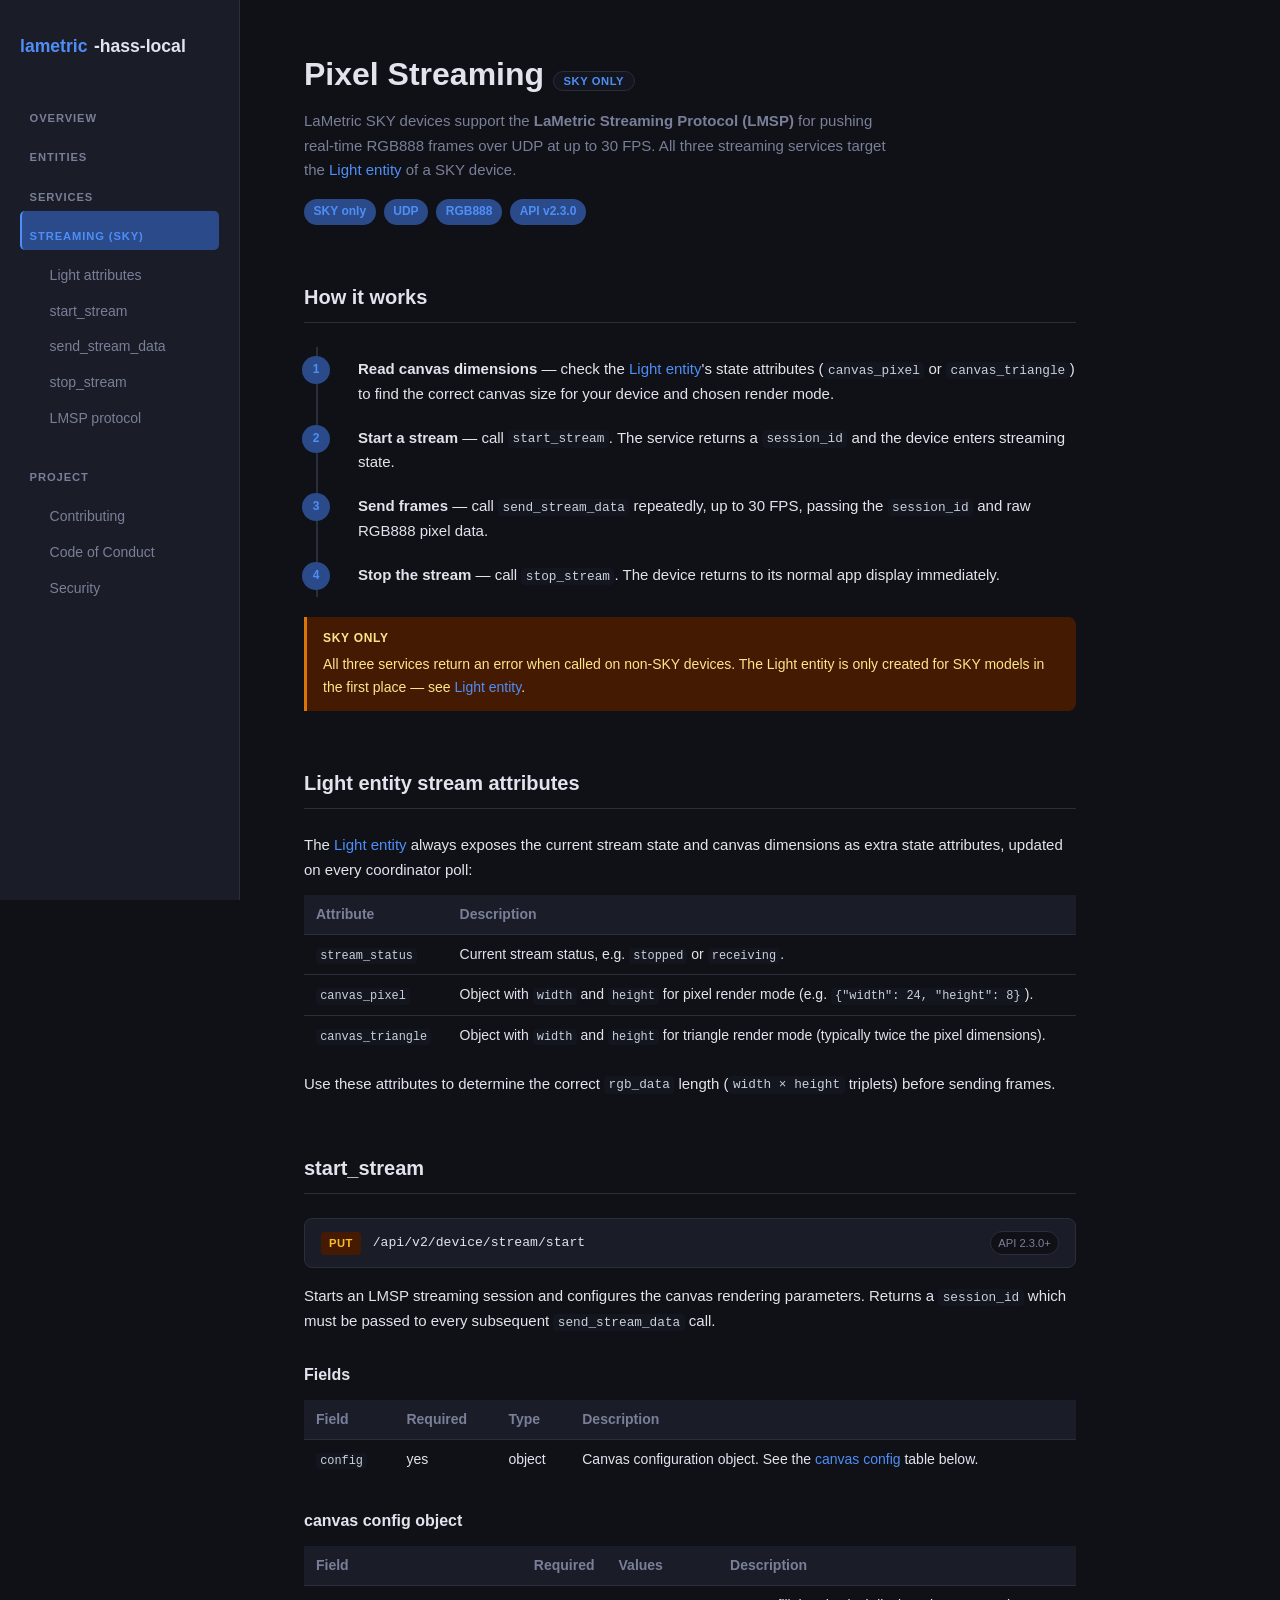
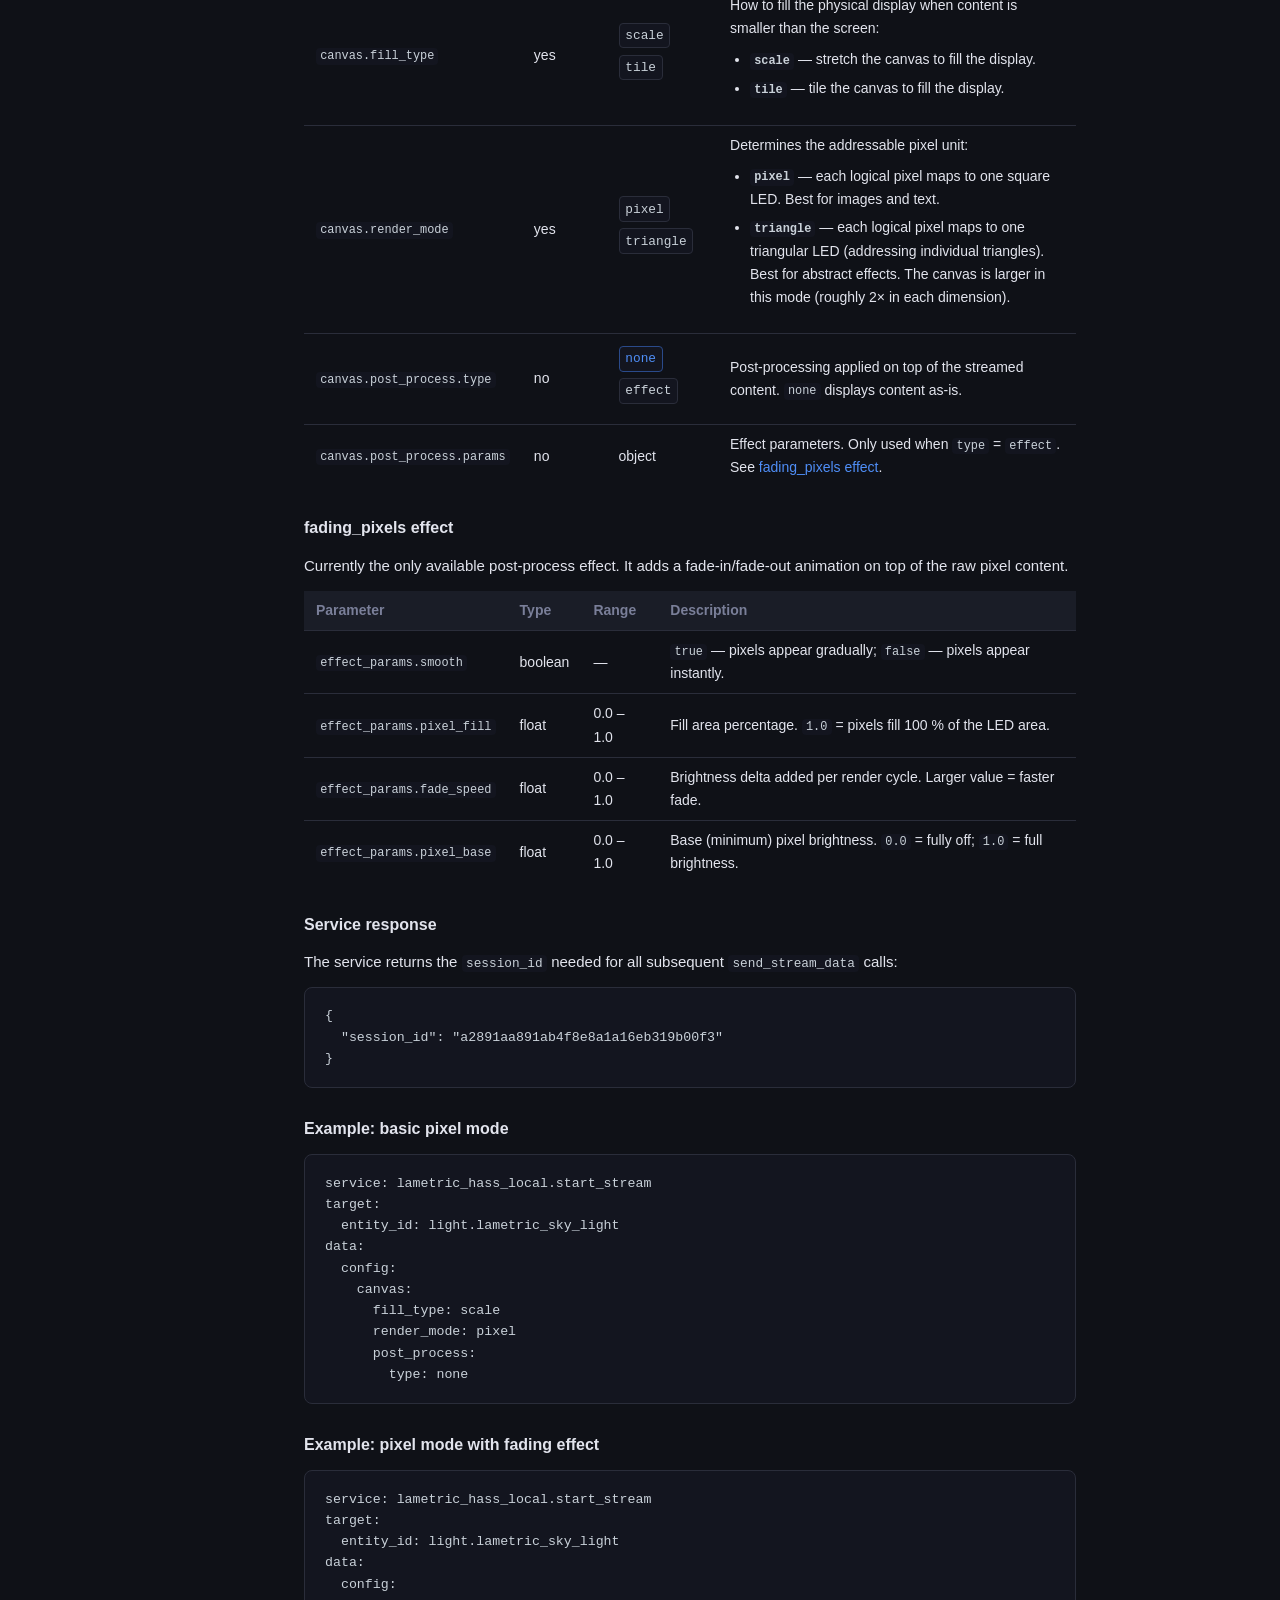
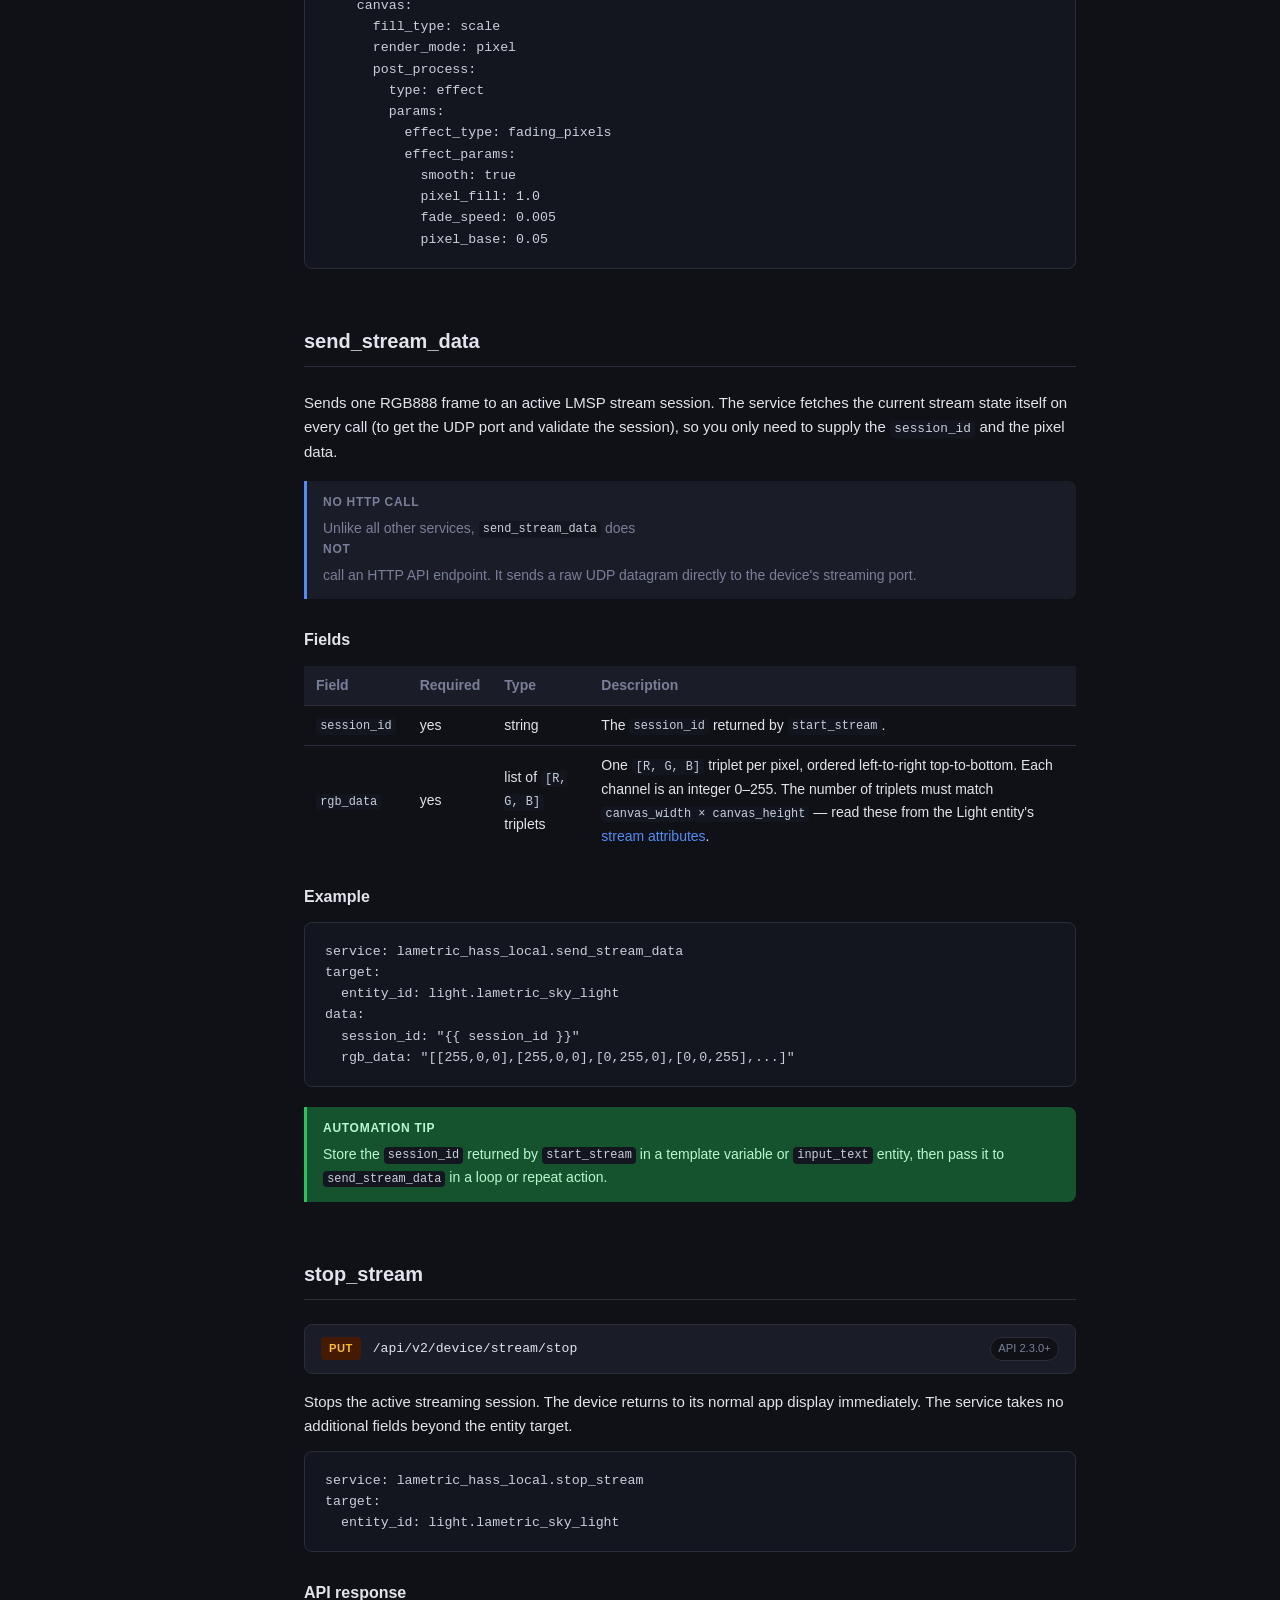
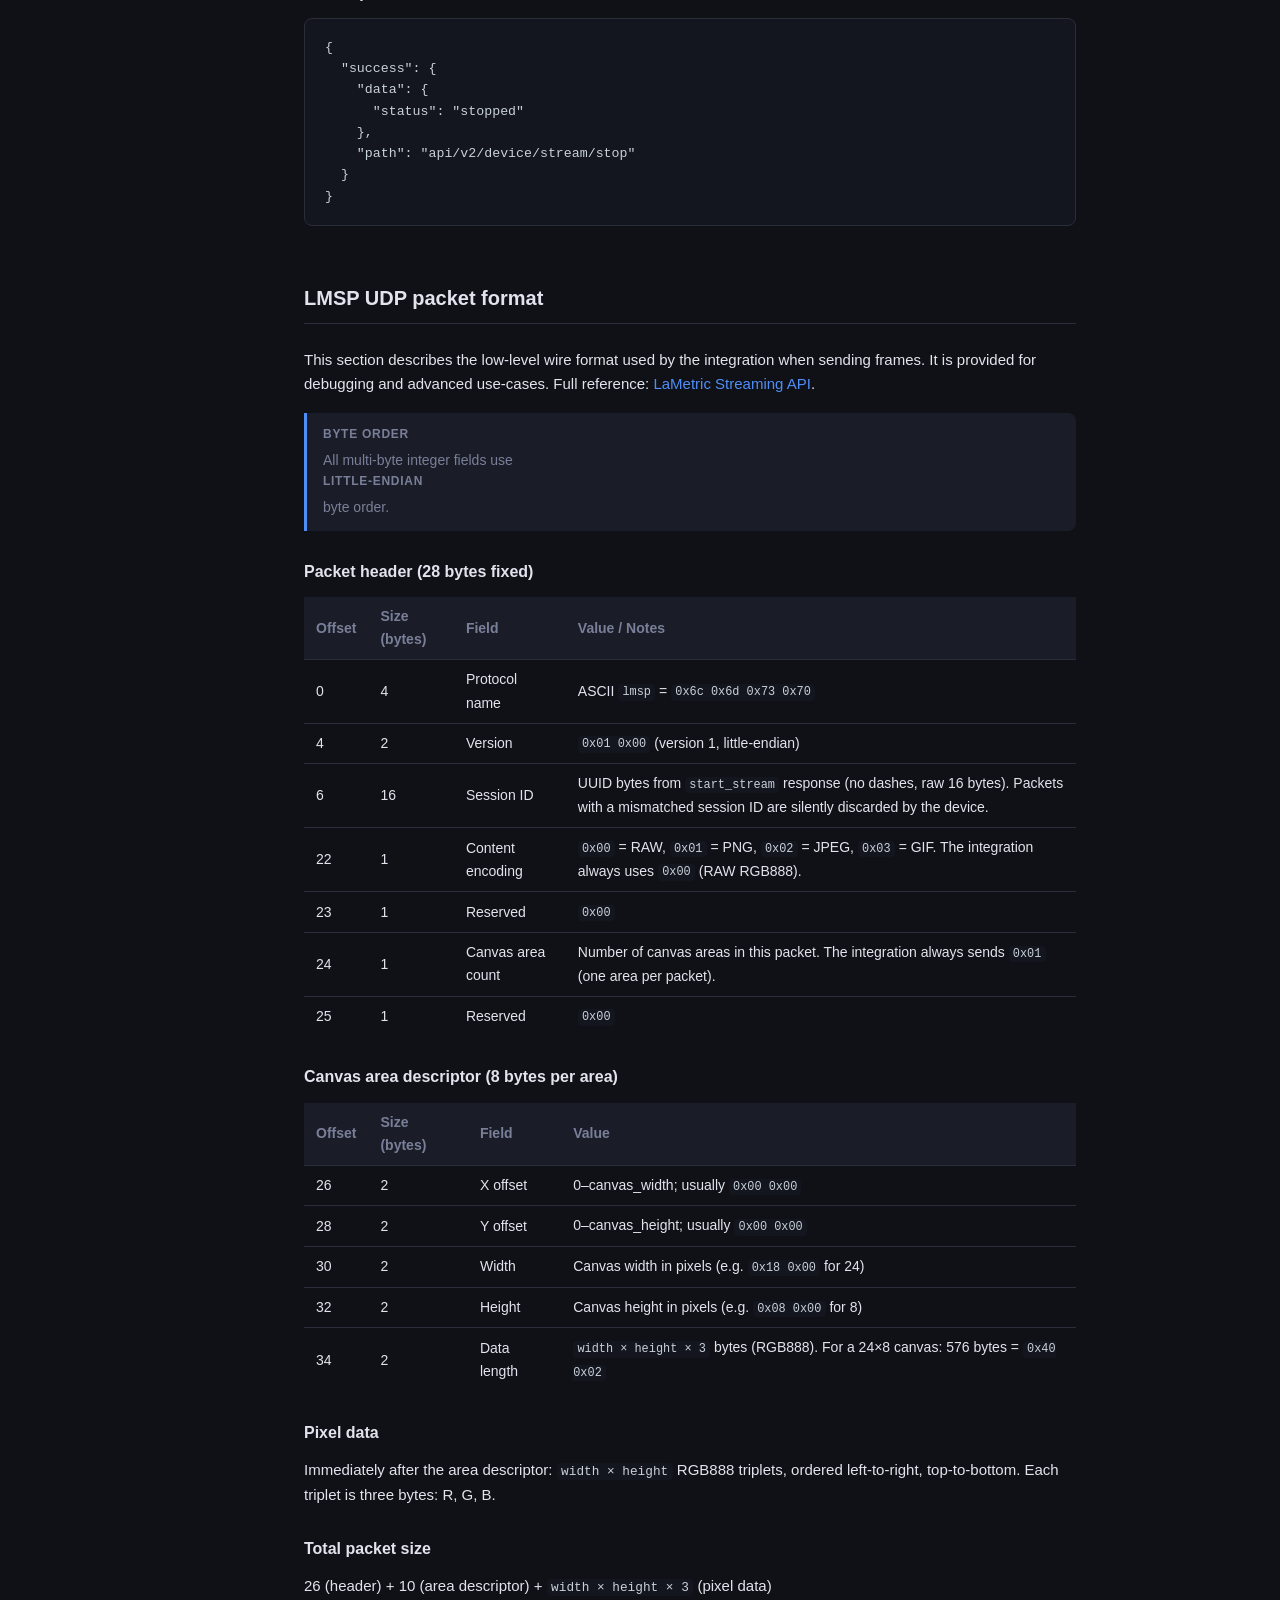
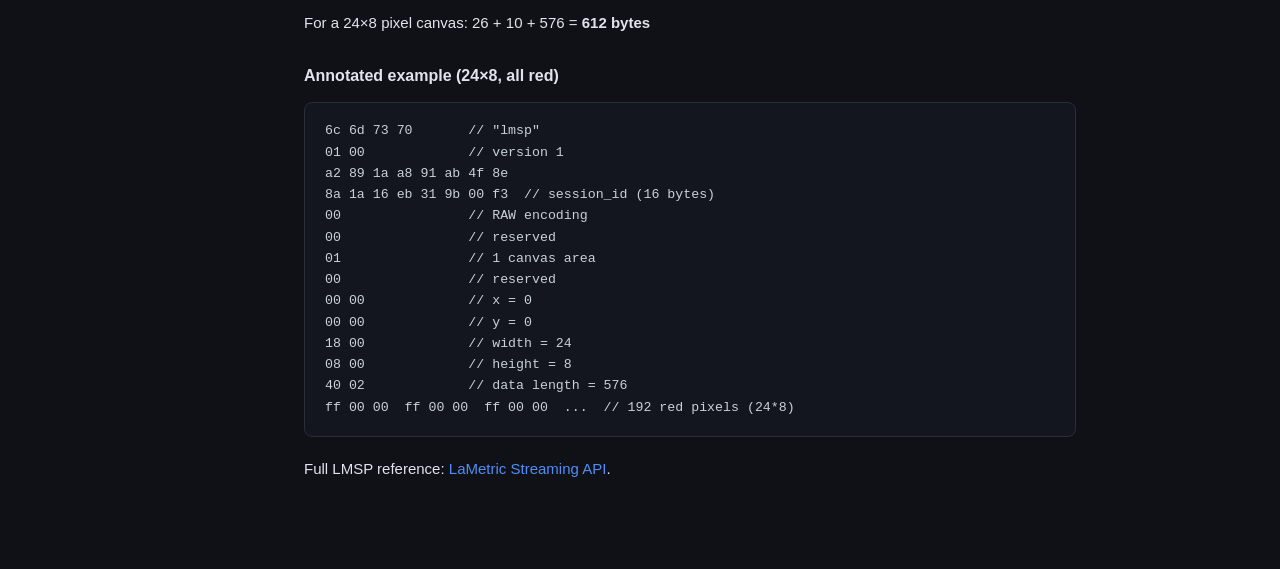
<file: docs/streaming.html>
<!DOCTYPE html>
<html lang="en">

<head>
    <meta charset="UTF-8" />
    <meta name="viewport" content="width=device-width, initial-scale=1.0" />
    <title>lametric-hass-local — Pixel Streaming</title>
    <link rel="stylesheet" href="style.css" />
</head>

<body>
    <div class="layout">

        <!-- ── Sidebar ── -->
        <nav>
            <a class="logo" href="index.html"><span>lametric</span>-hass-local</a>

            <div class="section-label section-label-link"><a href="index.html">Overview</a></div>

            <div class="section-label section-label-link"><a href="entities.html">Entities</a></div>

            <div class="section-label section-label-link"><a href="services.html">Services</a></div>

            <div class="section-label section-label-link section-label-active"><a href="streaming.html">Streaming (SKY)</a></div>
            <ul>
                <li><a href="streaming.html#light-attributes">Light attributes</a></li>
                <li><a href="streaming.html#start-stream">start_stream</a></li>
                <li><a href="streaming.html#send-frames">send_stream_data</a></li>
                <li><a href="streaming.html#stop-stream">stop_stream</a></li>
                <li><a href="streaming.html#lmsp">LMSP protocol</a></li>
            </ul>

            <div class="section-label">Project</div>
            <ul>
                <li><a href="contribute.html">Contributing</a></li>
                <li><a href="code-of-conduct.html">Code of Conduct</a></li>
                <li><a href="security.html">Security</a></li>
            </ul>
        </nav>

        <!-- ── Content ── -->
        <main>

            <div class="hero" id="streaming">
                <h1>Pixel Streaming <span class="platform-badge">SKY only</span></h1>
                <p>LaMetric SKY devices support the <strong>LaMetric Streaming Protocol (LMSP)</strong> for pushing
                    real-time RGB888 frames over UDP at up to 30&nbsp;FPS. All three streaming services target the
                    <a href="entities.html#light">Light entity</a> of a SKY device.
                </p>
                <div class="badges">
                    <span class="badge">SKY only</span>
                    <span class="badge">UDP</span>
                    <span class="badge">RGB888</span>
                    <span class="badge">API v2.3.0</span>
                </div>
            </div>

            <!-- Overview -->
            <section id="overview">
                <h2>How it works</h2>

                <ol class="steps">
                    <li>
                        <strong>Read canvas dimensions</strong> &#8212; check the
                        <a href="entities.html#light">Light entity</a>'s state attributes
                        (<code>canvas_pixel</code> or <code>canvas_triangle</code>) to find the correct canvas
                        size for your device and chosen render mode.
                    </li>
                    <li>
                        <strong>Start a stream</strong> &#8212; call <code>start_stream</code>. The service
                        returns a <code>session_id</code> and the device enters streaming state.
                    </li>
                    <li>
                        <strong>Send frames</strong> &#8212; call <code>send_stream_data</code> repeatedly, up to
                        30&nbsp;FPS, passing the <code>session_id</code> and raw RGB888 pixel data.
                    </li>
                    <li>
                        <strong>Stop the stream</strong> &#8212; call <code>stop_stream</code>. The device
                        returns to its normal app display immediately.
                    </li>
                </ol>

                <div class="warning">
                    <strong>SKY only</strong>
                    All three services return an error when called on non-SKY devices. The Light entity is only
                    created for SKY models in the first place &#8212; see <a href="entities.html#light">Light
                        entity</a>.
                </div>
            </section>

            <!-- Light entity attributes -->
            <section id="light-attributes">
                <h2>Light entity stream attributes</h2>
                <p>The <a href="entities.html#light">Light entity</a> always exposes the current stream state
                    and canvas dimensions as extra state attributes, updated on every coordinator poll:</p>

                <table>
                    <thead>
                        <tr>
                            <th>Attribute</th>
                            <th>Description</th>
                        </tr>
                    </thead>
                    <tbody>
                        <tr>
                            <td><code>stream_status</code></td>
                            <td>Current stream status, e.g. <code>stopped</code> or <code>receiving</code>.</td>
                        </tr>
                        <tr>
                            <td><code>canvas_pixel</code></td>
                            <td>Object with <code>width</code> and <code>height</code> for pixel render mode
                                (e.g. <code>{"width": 24, "height": 8}</code>).</td>
                        </tr>
                        <tr>
                            <td><code>canvas_triangle</code></td>
                            <td>Object with <code>width</code> and <code>height</code> for triangle render mode
                                (typically twice the pixel dimensions).</td>
                        </tr>
                    </tbody>
                </table>

                <p>Use these attributes to determine the correct <code>rgb_data</code> length
                    (<code>width &times; height</code> triplets) before sending frames.</p>
            </section>

            <!-- start_stream -->
            <section id="start-stream">
                <h2>start_stream</h2>

                <div class="api-ref">
                    <span class="api-method put">PUT</span>
                    <span class="api-path">/api/v2/device/stream/start</span>
                    <span class="api-version">API 2.3.0+</span>
                </div>

                <p>Starts an LMSP streaming session and configures the canvas rendering parameters. Returns a
                    <code>session_id</code> which must be passed to every subsequent <code>send_stream_data</code>
                    call.
                </p>

                <h3>Fields</h3>
                <table>
                    <thead>
                        <tr>
                            <th>Field</th>
                            <th>Required</th>
                            <th>Type</th>
                            <th>Description</th>
                        </tr>
                    </thead>
                    <tbody>
                        <tr>
                            <td><code>config</code></td>
                            <td>yes</td>
                            <td>object</td>
                            <td>Canvas configuration object. See the <a href="#canvas-config">canvas config</a>
                                table below.</td>
                        </tr>
                    </tbody>
                </table>

                <h3 id="canvas-config">canvas config object</h3>
                <table>
                    <thead>
                        <tr>
                            <th>Field</th>
                            <th>Required</th>
                            <th>Values</th>
                            <th>Description</th>
                        </tr>
                    </thead>
                    <tbody>
                        <tr>
                            <td><code>canvas.fill_type</code></td>
                            <td>yes</td>
                            <td>
                                <div class="val-list">
                                    <span class="val">scale</span>
                                    <span class="val">tile</span>
                                </div>
                            </td>
                            <td>
                                How to fill the physical display when content is smaller than the screen:
                                <ul>
                                    <li><strong><code>scale</code></strong> &#8212; stretch the canvas to fill the
                                        display.</li>
                                    <li><strong><code>tile</code></strong> &#8212; tile the canvas to fill the display.
                                    </li>
                                </ul>
                            </td>
                        </tr>
                        <tr>
                            <td><code>canvas.render_mode</code></td>
                            <td>yes</td>
                            <td>
                                <div class="val-list">
                                    <span class="val">pixel</span>
                                    <span class="val">triangle</span>
                                </div>
                            </td>
                            <td>
                                Determines the addressable pixel unit:
                                <ul>
                                    <li><strong><code>pixel</code></strong> &#8212; each logical pixel maps to one
                                        square LED.
                                        Best for images and text.</li>
                                    <li><strong><code>triangle</code></strong> &#8212; each logical pixel maps to one
                                        triangular LED (addressing individual triangles). Best for abstract effects.
                                        The canvas is larger in this mode (roughly 2&#215; in each dimension).</li>
                                </ul>
                            </td>
                        </tr>
                        <tr>
                            <td><code>canvas.post_process.type</code></td>
                            <td>no</td>
                            <td>
                                <div class="val-list">
                                    <span class="val default">none</span>
                                    <span class="val">effect</span>
                                </div>
                            </td>
                            <td>Post-processing applied on top of the streamed content. <code>none</code> displays
                                content as-is.</td>
                        </tr>
                        <tr>
                            <td><code>canvas.post_process.params</code></td>
                            <td>no</td>
                            <td>object</td>
                            <td>Effect parameters. Only used when <code>type</code>&nbsp;=&nbsp;<code>effect</code>.
                                See <a href="#fading-pixels">fading_pixels effect</a>.</td>
                        </tr>
                    </tbody>
                </table>

                <h3 id="fading-pixels">fading_pixels effect</h3>
                <p>Currently the only available post-process effect. It adds a fade-in/fade-out animation on top of
                    the raw pixel content.</p>
                <table>
                    <thead>
                        <tr>
                            <th>Parameter</th>
                            <th>Type</th>
                            <th>Range</th>
                            <th>Description</th>
                        </tr>
                    </thead>
                    <tbody>
                        <tr>
                            <td><code>effect_params.smooth</code></td>
                            <td>boolean</td>
                            <td>&#8212;</td>
                            <td><code>true</code> &#8212; pixels appear gradually; <code>false</code> &#8212; pixels
                                appear
                                instantly.</td>
                        </tr>
                        <tr>
                            <td><code>effect_params.pixel_fill</code></td>
                            <td>float</td>
                            <td>0.0 &#8211; 1.0</td>
                            <td>Fill area percentage. <code>1.0</code>&nbsp;=&nbsp;pixels fill 100&nbsp;% of the
                                LED area.</td>
                        </tr>
                        <tr>
                            <td><code>effect_params.fade_speed</code></td>
                            <td>float</td>
                            <td>0.0 &#8211; 1.0</td>
                            <td>Brightness delta added per render cycle. Larger value = faster fade.</td>
                        </tr>
                        <tr>
                            <td><code>effect_params.pixel_base</code></td>
                            <td>float</td>
                            <td>0.0 &#8211; 1.0</td>
                            <td>Base (minimum) pixel brightness. <code>0.0</code>&nbsp;=&nbsp;fully off;
                                <code>1.0</code>&nbsp;=&nbsp;full brightness.
                            </td>
                        </tr>
                    </tbody>
                </table>

                <h3>Service response</h3>
                <p>The service returns the <code>session_id</code> needed for all subsequent
                    <code>send_stream_data</code> calls:
                </p>
                <pre><code>{
  "session_id": "a2891aa891ab4f8e8a1a16eb319b00f3"
}</code></pre>

                <h3>Example: basic pixel mode</h3>
                <pre><code>service: lametric_hass_local.start_stream
target:
  entity_id: light.lametric_sky_light
data:
  config:
    canvas:
      fill_type: scale
      render_mode: pixel
      post_process:
        type: none</code></pre>

                <h3>Example: pixel mode with fading effect</h3>
                <pre><code>service: lametric_hass_local.start_stream
target:
  entity_id: light.lametric_sky_light
data:
  config:
    canvas:
      fill_type: scale
      render_mode: pixel
      post_process:
        type: effect
        params:
          effect_type: fading_pixels
          effect_params:
            smooth: true
            pixel_fill: 1.0
            fade_speed: 0.005
            pixel_base: 0.05</code></pre>
            </section>

            <!-- send_stream_data -->
            <section id="send-frames">
                <h2>send_stream_data</h2>

                <p>Sends one RGB888 frame to an active LMSP stream session. The service fetches the current
                    stream state itself on every call (to get the UDP port and validate the session), so you only
                    need to supply the <code>session_id</code> and the pixel data.</p>

                <div class="note">
                    <strong>No HTTP call</strong>
                    Unlike all other services, <code>send_stream_data</code> does <strong>not</strong> call an
                    HTTP API endpoint. It sends a raw UDP datagram directly to the device's streaming port.
                </div>

                <h3>Fields</h3>
                <table>
                    <thead>
                        <tr>
                            <th>Field</th>
                            <th>Required</th>
                            <th>Type</th>
                            <th>Description</th>
                        </tr>
                    </thead>
                    <tbody>
                        <tr>
                            <td><code>session_id</code></td>
                            <td>yes</td>
                            <td>string</td>
                            <td>The <code>session_id</code> returned by <code>start_stream</code>.</td>
                        </tr>
                        <tr>
                            <td><code>rgb_data</code></td>
                            <td>yes</td>
                            <td>list of <code>[R, G, B]</code> triplets</td>
                            <td>One <code>[R, G, B]</code> triplet per pixel, ordered left-to-right
                                top-to-bottom. Each channel is an integer 0&#8211;255. The number of triplets
                                must match <code>canvas_width &times; canvas_height</code> &#8212; read these from
                                the Light entity's <a href="#light-attributes">stream attributes</a>.</td>
                        </tr>
                    </tbody>
                </table>

                <h3>Example</h3>
                <pre><code>service: lametric_hass_local.send_stream_data
target:
  entity_id: light.lametric_sky_light
data:
  session_id: "{{ session_id }}"
  rgb_data: "[[255,0,0],[255,0,0],[0,255,0],[0,0,255],...]"</code></pre>

                <div class="tip">
                    <strong>Automation tip</strong>
                    Store the <code>session_id</code> returned by <code>start_stream</code> in a template variable
                    or <code>input_text</code> entity, then pass it to <code>send_stream_data</code> in a loop or
                    repeat action.
                </div>
            </section>

            <!-- stop_stream -->
            <section id="stop-stream">
                <h2>stop_stream</h2>

                <div class="api-ref">
                    <span class="api-method put">PUT</span>
                    <span class="api-path">/api/v2/device/stream/stop</span>
                    <span class="api-version">API 2.3.0+</span>
                </div>

                <p>Stops the active streaming session. The device returns to its normal app display immediately.
                    The service takes no additional fields beyond the entity target.</p>

                <pre><code>service: lametric_hass_local.stop_stream
target:
  entity_id: light.lametric_sky_light</code></pre>

                <h3>API response</h3>
                <pre><code>{
  "success": {
    "data": {
      "status": "stopped"
    },
    "path": "api/v2/device/stream/stop"
  }
}</code></pre>
            </section>

            <!-- LMSP protocol -->
            <section id="lmsp">
                <h2>LMSP UDP packet format</h2>
                <p>This section describes the low-level wire format used by the integration when sending frames.
                    It is provided for debugging and advanced use-cases. Full reference:
                    <a href="https://lametric-documentation.readthedocs.io/en/latest/reference-docs/device-stream.html"
                        target="_blank" rel="noopener">LaMetric Streaming API</a>.
                </p>

                <div class="note">
                    <strong>Byte order</strong>
                    All multi-byte integer fields use <strong>little-endian</strong> byte order.
                </div>

                <h3>Packet header (28 bytes fixed)</h3>
                <table>
                    <thead>
                        <tr>
                            <th>Offset</th>
                            <th>Size (bytes)</th>
                            <th>Field</th>
                            <th>Value / Notes</th>
                        </tr>
                    </thead>
                    <tbody>
                        <tr>
                            <td>0</td>
                            <td>4</td>
                            <td>Protocol name</td>
                            <td>ASCII <code>lmsp</code> = <code>0x6c 0x6d 0x73 0x70</code></td>
                        </tr>
                        <tr>
                            <td>4</td>
                            <td>2</td>
                            <td>Version</td>
                            <td><code>0x01 0x00</code> (version&nbsp;1, little-endian)</td>
                        </tr>
                        <tr>
                            <td>6</td>
                            <td>16</td>
                            <td>Session ID</td>
                            <td>UUID bytes from <code>start_stream</code> response (no dashes, raw 16&nbsp;bytes).
                                Packets with a mismatched session ID are silently discarded by the device.</td>
                        </tr>
                        <tr>
                            <td>22</td>
                            <td>1</td>
                            <td>Content encoding</td>
                            <td><code>0x00</code>&nbsp;=&nbsp;RAW, <code>0x01</code>&nbsp;=&nbsp;PNG,
                                <code>0x02</code>&nbsp;=&nbsp;JPEG, <code>0x03</code>&nbsp;=&nbsp;GIF.
                                The integration always uses <code>0x00</code> (RAW RGB888).
                            </td>
                        </tr>
                        <tr>
                            <td>23</td>
                            <td>1</td>
                            <td>Reserved</td>
                            <td><code>0x00</code></td>
                        </tr>
                        <tr>
                            <td>24</td>
                            <td>1</td>
                            <td>Canvas area count</td>
                            <td>Number of canvas areas in this packet. The integration always sends
                                <code>0x01</code> (one area per packet).
                            </td>
                        </tr>
                        <tr>
                            <td>25</td>
                            <td>1</td>
                            <td>Reserved</td>
                            <td><code>0x00</code></td>
                        </tr>
                    </tbody>
                </table>

                <h3>Canvas area descriptor (8 bytes per area)</h3>
                <table>
                    <thead>
                        <tr>
                            <th>Offset</th>
                            <th>Size (bytes)</th>
                            <th>Field</th>
                            <th>Value</th>
                        </tr>
                    </thead>
                    <tbody>
                        <tr>
                            <td>26</td>
                            <td>2</td>
                            <td>X offset</td>
                            <td>0&#8211;canvas_width; usually <code>0x00 0x00</code></td>
                        </tr>
                        <tr>
                            <td>28</td>
                            <td>2</td>
                            <td>Y offset</td>
                            <td>0&#8211;canvas_height; usually <code>0x00 0x00</code></td>
                        </tr>
                        <tr>
                            <td>30</td>
                            <td>2</td>
                            <td>Width</td>
                            <td>Canvas width in pixels (e.g. <code>0x18 0x00</code> for 24)</td>
                        </tr>
                        <tr>
                            <td>32</td>
                            <td>2</td>
                            <td>Height</td>
                            <td>Canvas height in pixels (e.g. <code>0x08 0x00</code> for 8)</td>
                        </tr>
                        <tr>
                            <td>34</td>
                            <td>2</td>
                            <td>Data length</td>
                            <td><code>width &#215; height &#215; 3</code> bytes (RGB888). For a 24&#215;8 canvas:
                                576&nbsp;bytes = <code>0x40 0x02</code></td>
                        </tr>
                    </tbody>
                </table>

                <h3>Pixel data</h3>
                <p>Immediately after the area descriptor: <code>width &#215; height</code> RGB888 triplets,
                    ordered left-to-right, top-to-bottom. Each triplet is three bytes: R, G, B.</p>

                <h3>Total packet size</h3>
                <p>26 (header) + 10 (area descriptor) + <code>width &#215; height &#215; 3</code> (pixel data)</p>
                <p>For a 24&#215;8 pixel canvas: 26 + 10 + 576 = <strong>612 bytes</strong></p>

                <h3>Annotated example (24&#215;8, all red)</h3>
                <pre><code>6c 6d 73 70       // "lmsp"
01 00             // version 1
a2 89 1a a8 91 ab 4f 8e
8a 1a 16 eb 31 9b 00 f3  // session_id (16 bytes)
00                // RAW encoding
00                // reserved
01                // 1 canvas area
00                // reserved
00 00             // x = 0
00 00             // y = 0
18 00             // width = 24
08 00             // height = 8
40 02             // data length = 576
ff 00 00  ff 00 00  ff 00 00  ...  // 192 red pixels (24*8)</code></pre>

                <p>Full LMSP reference:
                    <a href="https://lametric-documentation.readthedocs.io/en/latest/reference-docs/device-stream.html"
                        target="_blank" rel="noopener">LaMetric Streaming API</a>.
                </p>
            </section>

        </main>
    </div>
    <script src="nav.js"></script>
</body>

</html>
</file>
<file: docs/style.css>
/* ── Reset & Variables ── */
*,
*::before,
*::after {
    box-sizing: border-box;
    margin: 0;
    padding: 0;
}

:root {
    --bg: #0f1117;
    --surface: #1a1d27;
    --border: #2a2d3a;
    --accent: #4f8ef7;
    --accent-dim: #2a4a8a;
    --text: #e2e4ed;
    --muted: #7a7f99;
    --code-bg: #13151f;
    --radius: 8px;
    --warn: #d97706;
    --warn-dim: #451a03;
    --success: #22c55e;
    --success-dim: #14532d;
    --danger: #ef4444;
    --danger-dim: #450a0a;
    --method-get: #22c55e;
    --method-put: #f59e0b;
    --method-post: #3b82f6;
    --method-delete: #ef4444;
}

html {
    scroll-behavior: smooth;
}

body {
    font-family: -apple-system, BlinkMacSystemFont, "Segoe UI", Roboto, sans-serif;
    background: var(--bg);
    color: var(--text);
    line-height: 1.65;
    font-size: 15px;
}

a {
    color: var(--accent);
    text-decoration: none;
}

a:hover {
    text-decoration: underline;
}

/* ── Layout ── */
.layout {
    display: flex;
    min-height: 100vh;
}

/* ── Sidebar ── */
nav {
    width: 240px;
    flex-shrink: 0;
    background: var(--surface);
    border-right: 1px solid var(--border);
    padding: 2rem 1.25rem;
    position: sticky;
    top: 0;
    height: 100vh;
    overflow-y: auto;
}

nav .logo {
    font-size: 1.1rem;
    font-weight: 700;
    color: var(--text);
    display: flex;
    align-items: center;
    gap: 0.4rem;
    margin-bottom: 2rem;
    text-decoration: none;
}

nav .logo span {
    color: var(--accent);
}

nav ul {
    list-style: none;
}

nav ul li {
    margin-bottom: 0.1rem;
}

nav ul li a {
    display: block;
    padding: 0.35rem 0.6rem;
    border-radius: 5px;
    color: var(--muted);
    font-size: 0.875rem;
    transition: background 0.15s, color 0.15s;
    text-decoration: none;
}

nav ul li a:hover {
    background: rgba(79, 142, 247, 0.12);
    color: var(--text);
}

/* in-page section currently in view */
nav ul li a.active {
    background: rgba(79, 142, 247, 0.1);
    color: var(--accent);
}

nav ul li a.active:hover {
    background: rgba(79, 142, 247, 0.18);
    color: var(--accent);
}

/* current page */
nav ul li a.page-active {
    background: var(--accent-dim);
    color: var(--accent);
    font-weight: 600;
    border-left: 2px solid var(--accent);
    padding-left: calc(0.6rem - 2px);
}

nav .section-label {
    font-size: 0.7rem;
    font-weight: 600;
    text-transform: uppercase;
    letter-spacing: 0.08em;
    color: var(--muted);
    padding: 1rem 0.6rem 0.3rem;
}

nav .section-label-active {
    color: var(--accent);
}


nav .section-label-link {
    padding: 0;
}

nav .section-label-link > a {
    display: block;
    padding: 1rem 0.6rem 0.3rem;
    border-radius: 5px;
    color: var(--muted);
    text-decoration: none;
    font: inherit;
    transition: background 0.15s, color 0.15s;
}

nav .section-label-link > a:hover {
    background: rgba(79, 142, 247, 0.12);
    color: var(--text);
}

nav .section-label-active.section-label-link > a {
    background: var(--accent-dim);
    color: var(--accent);
    font-weight: 600;
    border-left: 2px solid var(--accent);
    padding-left: calc(0.6rem - 2px);
}

nav .section-label-active.section-label-link > a:hover {
    background: var(--accent-dim);
    color: var(--accent);
}

/* ── Main Content ── */
main {
    flex: 1;
    padding: 3rem 4rem;
    max-width: 900px;
}

/* ── Hero ── */
.hero {
    margin-bottom: 3.5rem;
}

.hero h1 {
    font-size: 2rem;
    font-weight: 700;
    margin-bottom: 0.5rem;
}

.hero h1 span {
    color: var(--accent);
}

.hero p {
    color: var(--muted);
    max-width: 600px;
}

.badges {
    display: flex;
    gap: 0.5rem;
    margin-top: 1rem;
    flex-wrap: wrap;
}

.badge {
    background: var(--accent-dim);
    color: var(--accent);
    font-size: 0.75rem;
    font-weight: 600;
    padding: 0.2rem 0.6rem;
    border-radius: 999px;
}

/* ── Sections ── */
section {
    margin-bottom: 3.5rem;
}

h2 {
    font-size: 1.25rem;
    font-weight: 700;
    padding-bottom: 0.5rem;
    border-bottom: 1px solid var(--border);
    margin-bottom: 1.5rem;
}

h3 {
    font-size: 1rem;
    font-weight: 600;
    margin: 1.75rem 0 0.75rem;
    color: var(--text);
}

h4 {
    font-size: 0.9rem;
    font-weight: 600;
    margin: 1.25rem 0 0.5rem;
    color: var(--muted);
}

p {
    margin-bottom: 0.75rem;
    color: var(--text);
}

code {
    font-family: "JetBrains Mono", "Fira Code", "Cascadia Code", monospace;
    font-size: 0.85em;
    background: var(--code-bg);
    padding: 0.1em 0.35em;
    border-radius: 4px;
    color: #c9d1d9;
}

pre {
    background: var(--code-bg);
    border: 1px solid var(--border);
    border-radius: var(--radius);
    padding: 1.1rem 1.25rem;
    overflow-x: auto;
    margin: 0.75rem 0 1.25rem;
    font-size: 0.83rem;
    line-height: 1.6;
}

pre code {
    background: none;
    padding: 0;
    font-size: inherit;
    color: #c9d1d9;
}

ul,
ol {
    margin: 0.5rem 0 1rem 1.25rem;
}

li {
    margin-bottom: 0.3rem;
}

/* ── Cards ── */
.card-grid {
    display: grid;
    grid-template-columns: repeat(auto-fill, minmax(220px, 1fr));
    gap: 1rem;
    margin-bottom: 1rem;
}

.card {
    background: var(--surface);
    border: 1px solid var(--border);
    border-radius: var(--radius);
    padding: 1rem 1.1rem;
}

.card h4 {
    font-size: 0.875rem;
    font-weight: 600;
    margin-bottom: 0.35rem;
    color: var(--text);
}

.card p {
    font-size: 0.8rem;
    color: var(--muted);
    margin: 0;
}

/* ── Callouts ── */
.note,
.warning,
.tip {
    border-left: 3px solid var(--accent);
    padding: 0.75rem 1rem;
    border-radius: 0 var(--radius) var(--radius) 0;
    font-size: 0.875rem;
    margin: 1rem 0;
}

.note {
    background: var(--surface);
    border-color: var(--accent);
    color: var(--muted);
}

.warning {
    background: var(--warn-dim);
    border-color: var(--warn);
    color: #fde68a;
}

.tip {
    background: var(--success-dim);
    border-color: var(--success);
    color: #bbf7d0;
}

.note strong,
.warning strong,
.tip strong {
    display: block;
    margin-bottom: 0.25rem;
    font-size: 0.75rem;
    text-transform: uppercase;
    letter-spacing: 0.06em;
}

/* ── Tables ── */
table {
    width: 100%;
    border-collapse: collapse;
    font-size: 0.875rem;
    margin-bottom: 1rem;
}

th,
td {
    text-align: left;
    padding: 0.5rem 0.75rem;
    border-bottom: 1px solid var(--border);
}

th {
    color: var(--muted);
    font-weight: 600;
    background: var(--surface);
}

tr:last-child td {
    border-bottom: none;
}

/* ── API Reference ── */
.api-ref {
    background: var(--surface);
    border: 1px solid var(--border);
    border-radius: var(--radius);
    padding: 0.75rem 1rem;
    margin: 1rem 0;
    font-size: 0.8rem;
    color: var(--muted);
    display: flex;
    align-items: center;
    gap: 0.75rem;
    flex-wrap: wrap;
}

.api-ref .api-method {
    font-size: 0.7rem;
    font-weight: 700;
    padding: 0.15rem 0.5rem;
    border-radius: 4px;
    text-transform: uppercase;
    letter-spacing: 0.04em;
    flex-shrink: 0;
}

.api-ref .api-method.get {
    background: #14532d;
    color: var(--method-get);
}

.api-ref .api-method.post {
    background: #1e3a5f;
    color: var(--method-post);
}

.api-ref .api-method.put {
    background: #451a03;
    color: #fbbf24;
}

.api-ref .api-method.delete {
    background: #450a0a;
    color: var(--method-delete);
}

.api-ref .api-path {
    font-family: "JetBrains Mono", "Fira Code", monospace;
    color: var(--text);
    font-size: 0.82rem;
}

.api-ref .api-version {
    margin-left: auto;
    font-size: 0.7rem;
    background: var(--bg);
    padding: 0.1rem 0.45rem;
    border-radius: 999px;
    border: 1px solid var(--border);
}

/* ── Step list ── */
.steps {
    counter-reset: step-counter;
    list-style: none;
    margin: 0.5rem 0 1.25rem 0;
}

.steps li {
    counter-increment: step-counter;
    padding: 0.6rem 0 0.6rem 2.5rem;
    position: relative;
    border-left: 2px solid var(--border);
    margin-left: 0.75rem;
    margin-bottom: 0;
}

.steps li::before {
    content: counter(step-counter);
    position: absolute;
    left: -1rem;
    top: 0.55rem;
    width: 1.75rem;
    height: 1.75rem;
    background: var(--accent-dim);
    color: var(--accent);
    border-radius: 50%;
    display: flex;
    align-items: center;
    justify-content: center;
    font-size: 0.75rem;
    font-weight: 700;
}

/* ── Inline value list ── */
.val-list {
    display: flex;
    gap: 0.4rem;
    flex-wrap: wrap;
    margin: 0.25rem 0 0.75rem;
}

.val {
    background: var(--code-bg);
    border: 1px solid var(--border);
    border-radius: 4px;
    padding: 0.1em 0.45em;
    font-family: "JetBrains Mono", "Fira Code", monospace;
    font-size: 0.8rem;
    color: #c9d1d9;
}

.val.default {
    border-color: var(--accent-dim);
    color: var(--accent);
}

/* ── Entity header row ── */
.entity-header {
    display: flex;
    align-items: center;
    gap: 0.75rem;
    margin-bottom: 0.75rem;
}

.platform-badge {
    font-size: 0.7rem;
    font-weight: 700;
    padding: 0.2rem 0.6rem;
    border-radius: 999px;
    border: 1px solid var(--border);
    background: var(--code-bg);
    color: var(--muted);
    text-transform: uppercase;
    letter-spacing: 0.05em;
}

/* ── Responsive ── */
@media (max-width: 768px) {
    nav {
        display: none;
    }

    main {
        padding: 2rem 1.25rem;
    }
}
</file>
